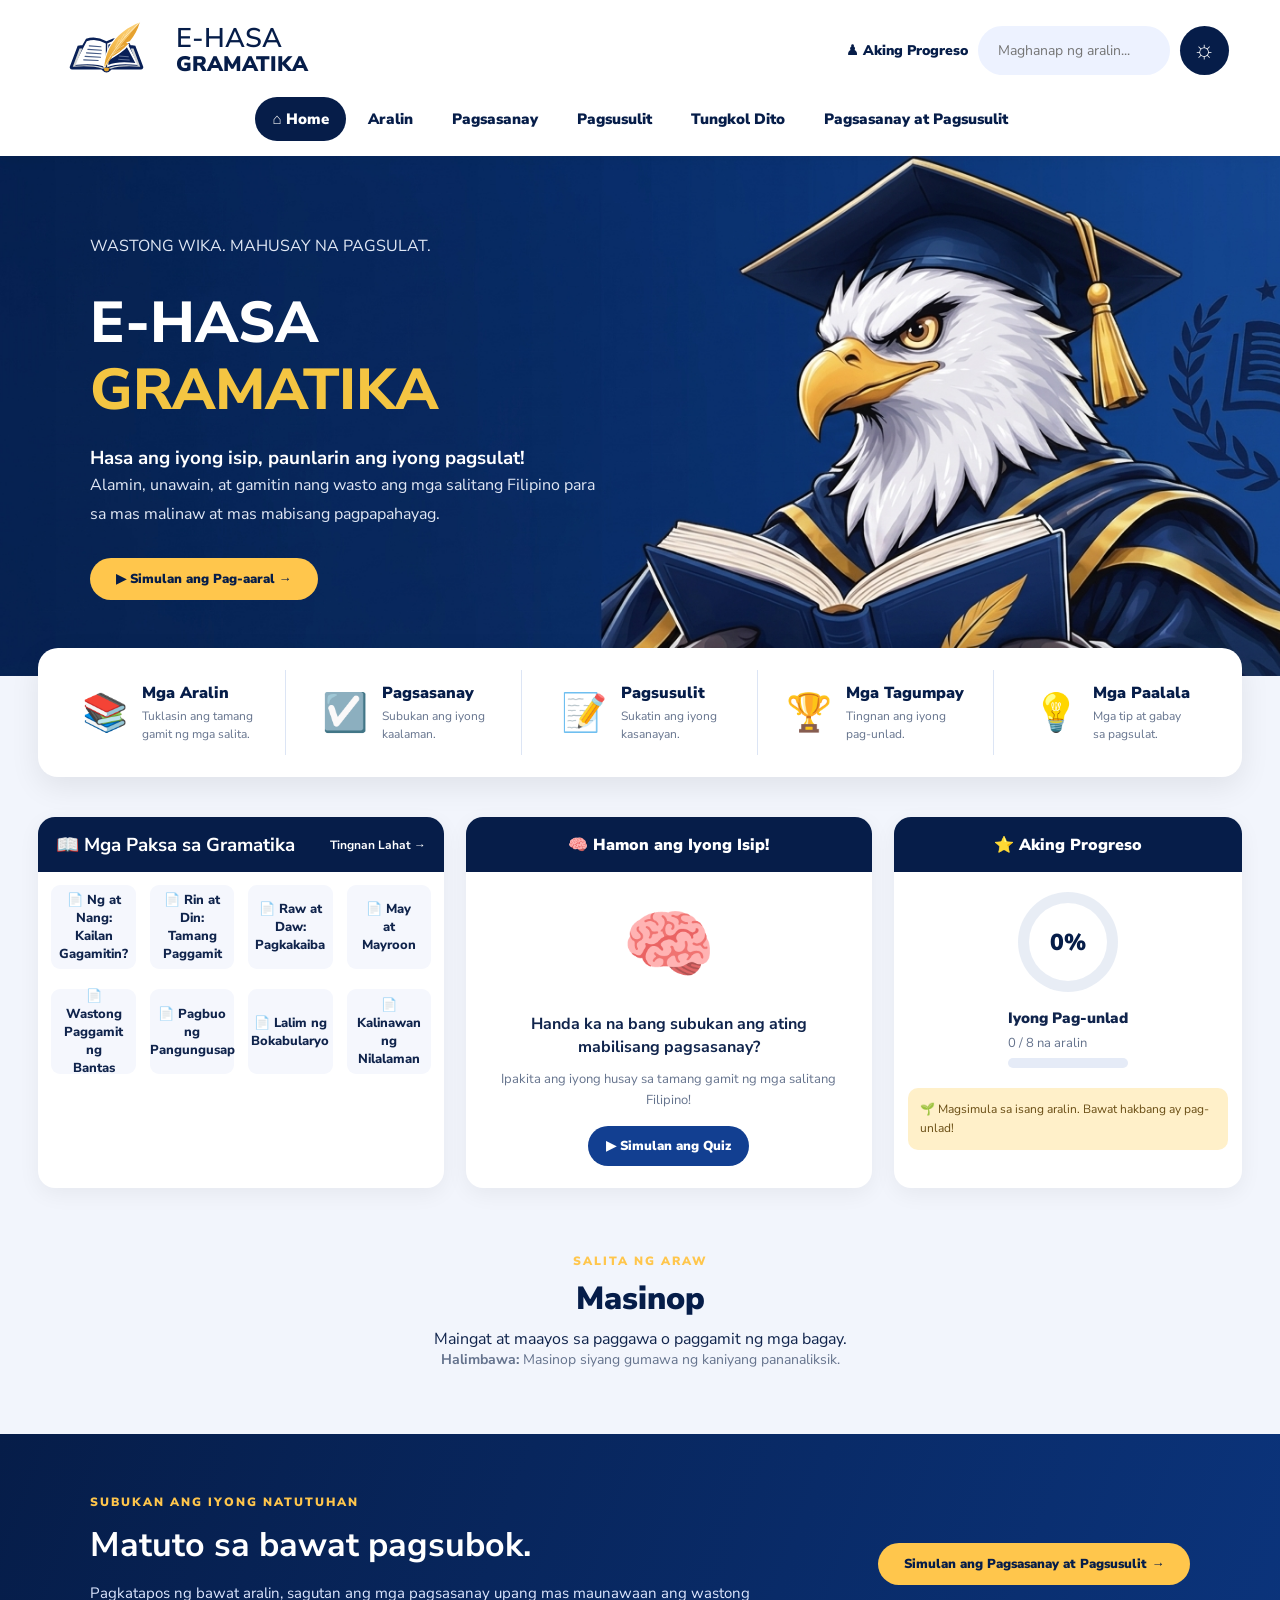
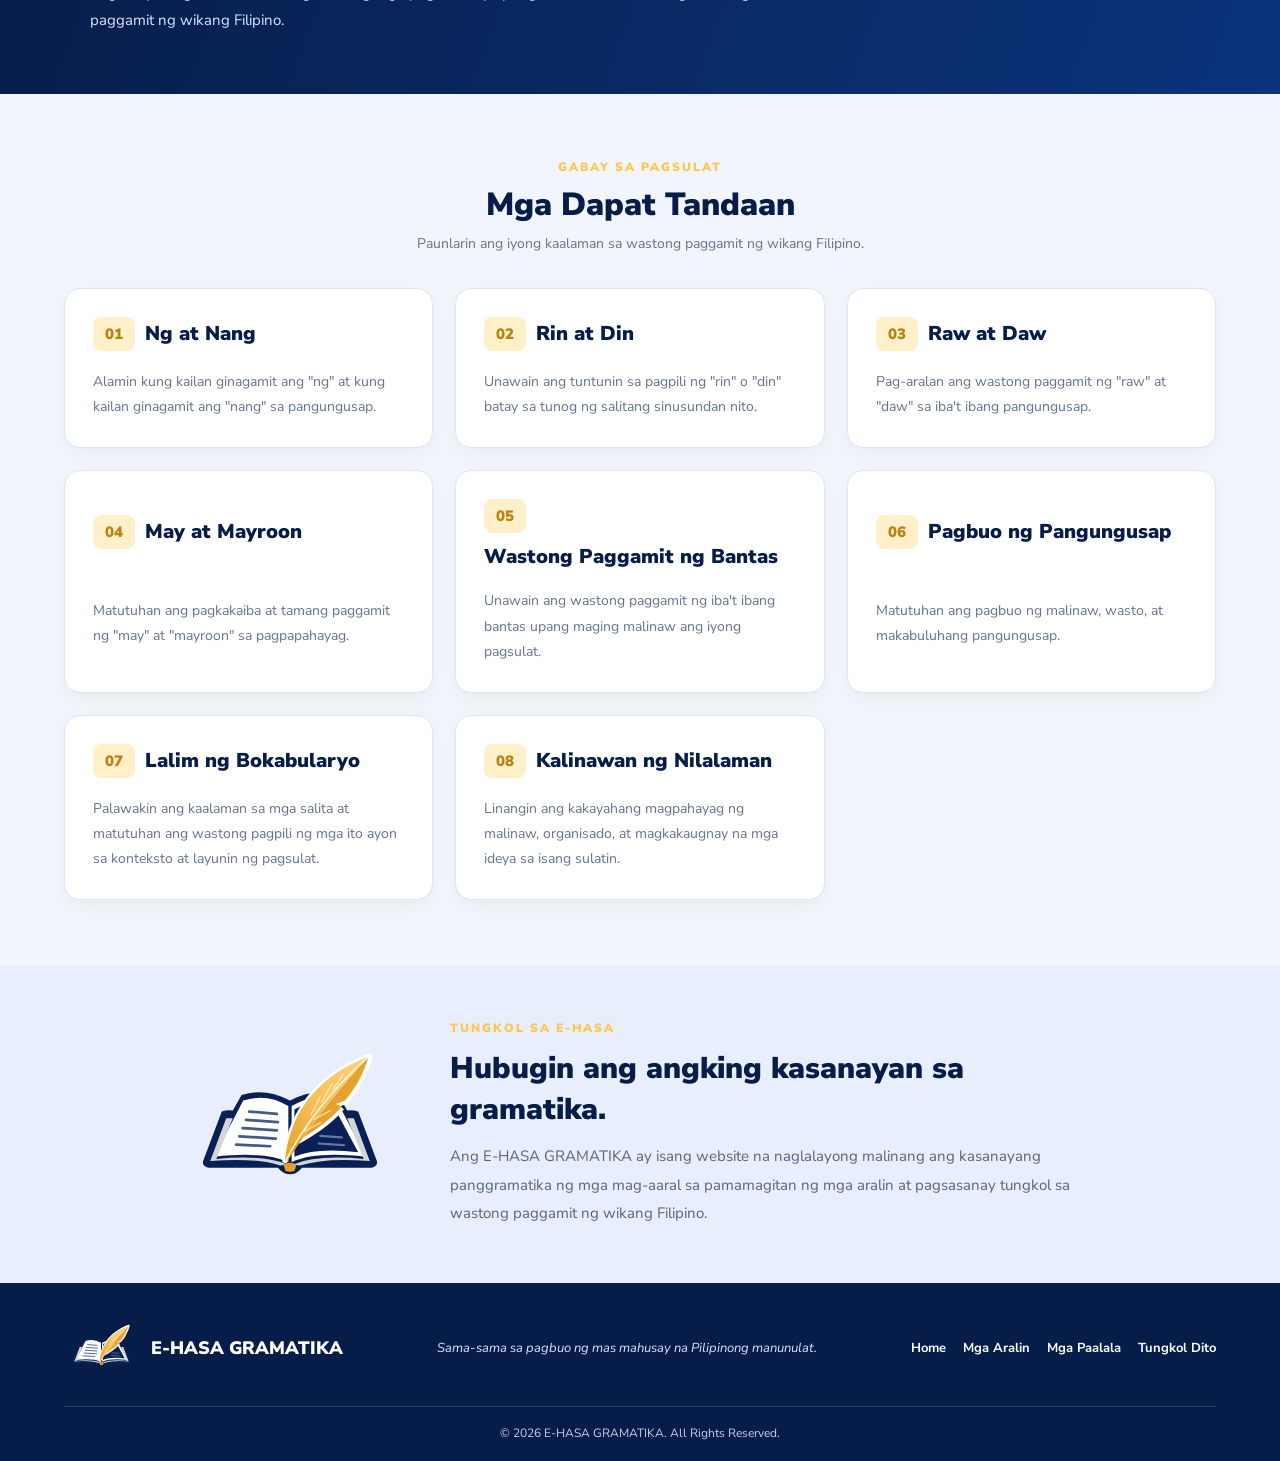
<file: index.html>
<!DOCTYPE html>
<html lang="fil">
<head>
    <meta charset="UTF-8">
    <meta name="viewport" content="width=device-width, initial-scale=1.0">

    <title>E-HASA GRAMATIKA | Wastong Wika, Mahusay na Pagsulat</title>

    <link rel="stylesheet" href="style.css">

    <link href="https://fonts.googleapis.com/css2?family=Nunito+Sans:wght@400;500;600;700;800;900&display=swap" rel="stylesheet">
</head>

<body>


<!-- HEADER -->
<header class="header">

    <!-- BURGER BUTTON -->
    <button
        class="menu-toggle"
        id="menuToggle"
        type="button"
        aria-label="Buksan ang navigation"
        aria-expanded="false"
    >
        ☰
    </button>

    <a href="index.html" class="logo">
        <img src="logo.svg" alt="E-HASA GRAMATIKA Logo">

        <h2>
            E-HASA
            <strong>GRAMATIKA</strong>
        </h2>
    </a>

    <!-- DESKTOP NAVIGATION -->
    <nav class="navbar" id="navbar">
        <div class="mobile-nav-header">
            <strong>MENU</strong>
            <button id="closeMenu" type="button" aria-label="Isara ang menu">✕</button>
        </div>

        <a href="#home" class="active">⌂ Home</a>
        <a href="#aralin">Aralin</a>
        <a href="#pagsasanay">Pagsasanay</a>
        <a href="#pagsusulit">Pagsusulit</a>
        <a href="#tungkol">Tungkol Dito</a>
        <a href="./pagsusulit.html">Pagsasanay at Pagsusulit</a>
    </nav>

    <div class="header-right">

        <a href="#progress" class="profile-link">
            ♟ Aking Progreso
        </a>

        <div class="search-container">
            <input
                type="search"
                id="searchInput"
                placeholder="Maghanap ng aralin..."
                aria-label="Maghanap ng aralin"
                autocomplete="off"
            >

            <div id="searchSuggestions" class="search-suggestions" hidden></div>
        </div>

        <button
            class="theme-btn"
            id="themeBtn"
            type="button"
            aria-label="Palitan ang tema"
            title="Dark Mode"
        >
            ☼
        </button>

    </div>

</header>

<!-- MOBILE NAV OVERLAY -->
<div class="nav-overlay" id="navOverlay"></div>


    <main>

        <!-- HERO SECTION -->
        <section class="hero" id="home">

            <div class="hero-content">

                <p class="tagline">
                    WASTONG WIKA. MAHUSAY NA PAGSULAT.
                </p>

                <h1>
                    E-HASA
                    <span>GRAMATIKA</span>
                </h1>

                <h3>
                    Hasa ang iyong isip, paunlarin ang iyong pagsulat!
                </h3>

                <p class="description">
                    Alamin, unawain, at gamitin nang wasto ang mga
                    salitang Filipino para sa mas malinaw at mas
                    mabisang pagpapahayag.
                </p>

                <a href="#aralin" class="gold-button">
                    ▶ Simulan ang Pag-aaral →
                </a>

            </div>

        </section>


        <!-- QUICK MENU -->
        <section class="quick-menu">

            <a href="#aralin" class="quick-item">
                <span>📚</span>
                <div>
                    <h3>Mga Aralin</h3>
                    <p>Tuklasin ang tamang<br>gamit ng mga salita.</p>
                </div>
            </a>

            <a href="#pagsasanay" class="quick-item">
                <span>☑️</span>
                <div>
                    <h3>Pagsasanay</h3>
                    <p>Subukan ang iyong<br>kaalaman.</p>
                </div>
            </a>

            <a href="#pagsusulit" class="quick-item">
                <span>📝</span>
                <div>
                    <h3>Pagsusulit</h3>
                    <p>Sukatin ang iyong<br>kasanayan.</p>
                </div>
            </a>

            <a href="#progress" class="quick-item">
                <span>🏆</span>
                <div>
                    <h3>Mga Tagumpay</h3>
                    <p>Tingnan ang iyong<br>pag-unlad.</p>
                </div>
            </a>

            <a href="#paalala" class="quick-item">
                <span>💡</span>
                <div>
                    <h3>Mga Paalala</h3>
                    <p>Mga tip at gabay<br>sa pagsulat.</p>
                </div>
            </a>

        </section>


        <!-- MAIN DASHBOARD -->
        <main class="dashboard">


            <!-- LESSONS -->
            <section class="card lessons" id="aralin">

                <div class="card-header-1">
                    <h3>📖 Mga Paksa sa Gramatika</h3>
                    <a href="#paalala">Tingnan Lahat →</a>
                </div>

                <div class="lesson-list">

                    <a href="lessons/ng-at-nang.html">
                        📄 Ng at Nang: Kailan Gagamitin?
                    </a>

                    <a href="lessons/rin-at-din.html">
                        📄 Rin at Din: Tamang Paggamit
                    </a>

                    <a href="lessons/raw-at-daw.html">
                        📄 Raw at Daw: Pagkakaiba
                        
                    </a>

                    <a href="lessons/may-at-mayroon.html">
                        📄 May at Mayroon
                        
                    </a>

                    <a href="lessons/bantas.html">
                        📄 Wastong Paggamit ng Bantas
                        
                    </a>

                    <a href="lessons/pagbuo-ng-pangungusap.html">
                        📄 Pagbuo ng Pangungusap
                        
                    </a>

                    <a href="lessons/bokabularyo.html">
                        📄 Lalim ng Bokabularyo
                        
                    </a>

                    <a href="lessons/kalinawan.html">
                        📄 Kalinawan ng Nilalaman
                        
                    </a>

                </div>

            </section>


            <!-- CHALLENGE -->
            <section class="card challenge" id="pagsasanay">

                <div class="card-header">
                    <p>🧠</p>
                    <h3>Hamon ang Iyong Isip!</h3>
                </div>

                <div class="challenge-content">

                    <div class="brain">🧠</div>

                    <div class="challenge-text">

                        <h3>
                            Handa ka na bang subukan ang ating
                            mabilisang pagsasanay?
                        </h3>

                        <p>
                            Ipakita ang iyong husay sa tamang gamit
                            ng mga salitang Filipino!
                        </p>

                        <a href="pagsusulit.html" class="blue-button">
                            ▶ Simulan ang Quiz
                        </a>

                    </div>

                </div>

            </section>


            <!-- PROGRESS -->
            <section class="card progress" id="progress">

                <div class="card-header">
                    <h3>⭐ Aking Progreso</h3>
                </div>

                <div class="progress-content">

                    <div class="progress-circle" id="progressCircle">
                        <span id="progressPercent">0%</span>
                    </div>

                    <div class="progress-info">

                        <h3>Iyong Pag-unlad</h3>

                        <p>
                            <span id="completedCount">0</span> /
                            <span id="totalLessons">8</span> na aralin
                        </p>

                        <div class="progress-bar">
                            <div id="progressBarFill"></div>
                        </div>

                    </div>

                </div>

                <div class="congrats" id="progressMessage">
                    🌱 Magsimula sa isang aralin. Bawat hakbang ay pag-unlad!
                </div>

            </section>

        </main>


        <!-- WORD OF THE DAY -->
        <section class="reminders">

            <div class="section-title">

                <p class="section-label">
                    SALITA NG ARAW
                </p>

                <h2 id="wordOfDay">
                    Mabisa
                </h2>

                <p id="wordMeaning">
                    May kakayahang maghatid ng nais na resulta o epekto.
                </p>

                <p>
                    <strong>Halimbawa:</strong>
                    <span id="wordExample">
                        Mabisa ang kaniyang paraan ng pagpapaliwanag.
                    </span>
                </p>

            </div>

        </section>


        <!-- LEARNING SECTION -->
        <section class="learning-section" id="pagsusulit">

            <div class="learning-content">

                <p class="section-label">
                    SUBUKAN ANG IYONG NATUTUHAN
                </p>

                <h2>
                    Matuto sa bawat pagsubok.
                </h2>

                <p>
                    Pagkatapos ng bawat aralin, sagutan ang mga
                    pagsasanay upang mas maunawaan ang wastong
                    paggamit ng wikang Filipino.
                </p>

            </div>

            <a href="pagsusulit.html" class="gold-button">
                Simulan ang Pagsasanay at Pagsusulit →
            </a>

        </section>


        <!-- REMINDERS / LESSON PREVIEW -->
        <section class="reminders" id="paalala">

            <div class="section-title">

                <p class="section-label">
                    GABAY SA PAGSULAT
                </p>

                <h2>
                    Mga Dapat Tandaan
                </h2>

                <p>
                    Paunlarin ang iyong kaalaman sa wastong
                    paggamit ng wikang Filipino.
                </p>

            </div>


            <div class="reminder-container">

                <!-- 01 NG AT NANG -->
                <a href="lessons/ng-at-nang.html" class="reminder-card">
                    <span>01</span>
                    <h3>Ng at Nang</h3>
                    <p>
                        Alamin kung kailan ginagamit ang "ng"
                        at kung kailan ginagamit ang "nang"
                        sa pangungusap.
                    </p>
                </a>


                <!-- 02 RIN AT DIN -->
                <a href="lessons/rin-at-din.html" class="reminder-card">
                    <span>02</span>
                    <h3>Rin at Din</h3>
                    <p>
                        Unawain ang tuntunin sa pagpili ng
                        "rin" o "din" batay sa tunog ng
                        salitang sinusundan nito.
                    </p>
                </a>


                <!-- 03 RAW AT DAW -->
                <a href="lessons/raw-at-daw.html" class="reminder-card">
                    <span>03</span>
                    <h3>Raw at Daw</h3>
                    <p>
                        Pag-aralan ang wastong paggamit ng
                        "raw" at "daw" sa iba't ibang
                        pangungusap.
                    </p>
                </a>


                <!-- 04 MAY AT MAYROON -->
                <a href="lessons/may-at-mayroon.html" class="reminder-card">
                    <span>04</span>
                    <h3>May at Mayroon</h3>
                    <p>
                        Matutuhan ang pagkakaiba at tamang
                        paggamit ng "may" at "mayroon"
                        sa pagpapahayag.
                    </p>
                </a>


                <!-- 05 BANTAS -->
                <a href="lessons/bantas.html" class="reminder-card">
                    <span>05</span>
                    <h3>Wastong Paggamit ng Bantas</h3>
                    <p>
                        Unawain ang wastong paggamit ng
                        iba't ibang bantas upang maging
                        malinaw ang iyong pagsulat.
                    </p>
                </a>


                <!-- 06 PAGBUO NG PANGUNGUSAP -->
                <a href="lessons/pagbuo-ng-pangungusap.html" class="reminder-card">
                    <span>06</span>
                    <h3>Pagbuo ng Pangungusap</h3>
                    <p>
                        Matutuhan ang pagbuo ng malinaw,
                        wasto, at makabuluhang pangungusap.
                    </p>
                </a>


                <!-- 07 LALIM NG BOKABULARYO -->
                <a href="lessons/bokabularyo.html" class="reminder-card">
                    <span>07</span>
                    <h3>Lalim ng Bokabularyo</h3>
                    <p>
                        Palawakin ang kaalaman sa mga salita at
                        matutuhan ang wastong pagpili ng mga ito
                        ayon sa konteksto at layunin ng pagsulat.
                    </p>
                </a>


                <!-- 08 KALINAWAN NG NILALAMAN -->
                <a href="lessons/kalinawan.html" class="reminder-card">
                    <span>08</span>
                    <h3>Kalinawan ng Nilalaman</h3>
                    <p>
                        Linangin ang kakayahang magpahayag ng
                        malinaw, organisado, at magkakaugnay
                        na mga ideya sa isang sulatin.
                    </p>
                </a>

            </div>

            <p id="noSearchResults" hidden>
                Walang nahanap na aralin. Subukan ang ibang salita.
            </p>

        </section>


        <!-- ABOUT SECTION -->
        <section class="about-section" id="tungkol">

            <div class="about-logo">
                <img src="logo.svg" alt="E-HASA GRAMATIKA Logo">
            </div>

            <div class="about-content">

                <p class="section-label">
                    TUNGKOL SA E-HASA
                </p>

                <h2>
                    Hubugin ang angking kasanayan sa gramatika.
                </h2>

                <p>
                    Ang E-HASA GRAMATIKA ay isang website na
                    naglalayong malinang ang kasanayang
                    panggramatika ng mga mag-aaral sa pamamagitan
                    ng mga aralin at pagsasanay tungkol sa
                    wastong paggamit ng wikang Filipino.
                </p>

            </div>

        </section>

    </main>


    <!-- FOOTER -->
    <footer class="footer">

        <div class="footer-brand">

            <img src="logo.svg" alt="E-HASA GRAMATIKA Logo">

            <span>E-HASA GRAMATIKA</span>

        </div>

        <p>
            Sama-sama sa pagbuo ng mas mahusay
            na Pilipinong manunulat.
        </p>

        <div class="footer-links">

            <a href="#home">Home</a>
            <a href="#aralin">Mga Aralin</a>
            <a href="#paalala">Mga Paalala</a>
            <a href="#tungkol">Tungkol Dito</a>

        </div>

        <div class="copyright">
            © 2026 E-HASA GRAMATIKA. All Rights Reserved.
        </div>

    </footer>


    <!-- JAVASCRIPT -->
    <script src="js/script.js"></script>

</body>
</html>
</file>
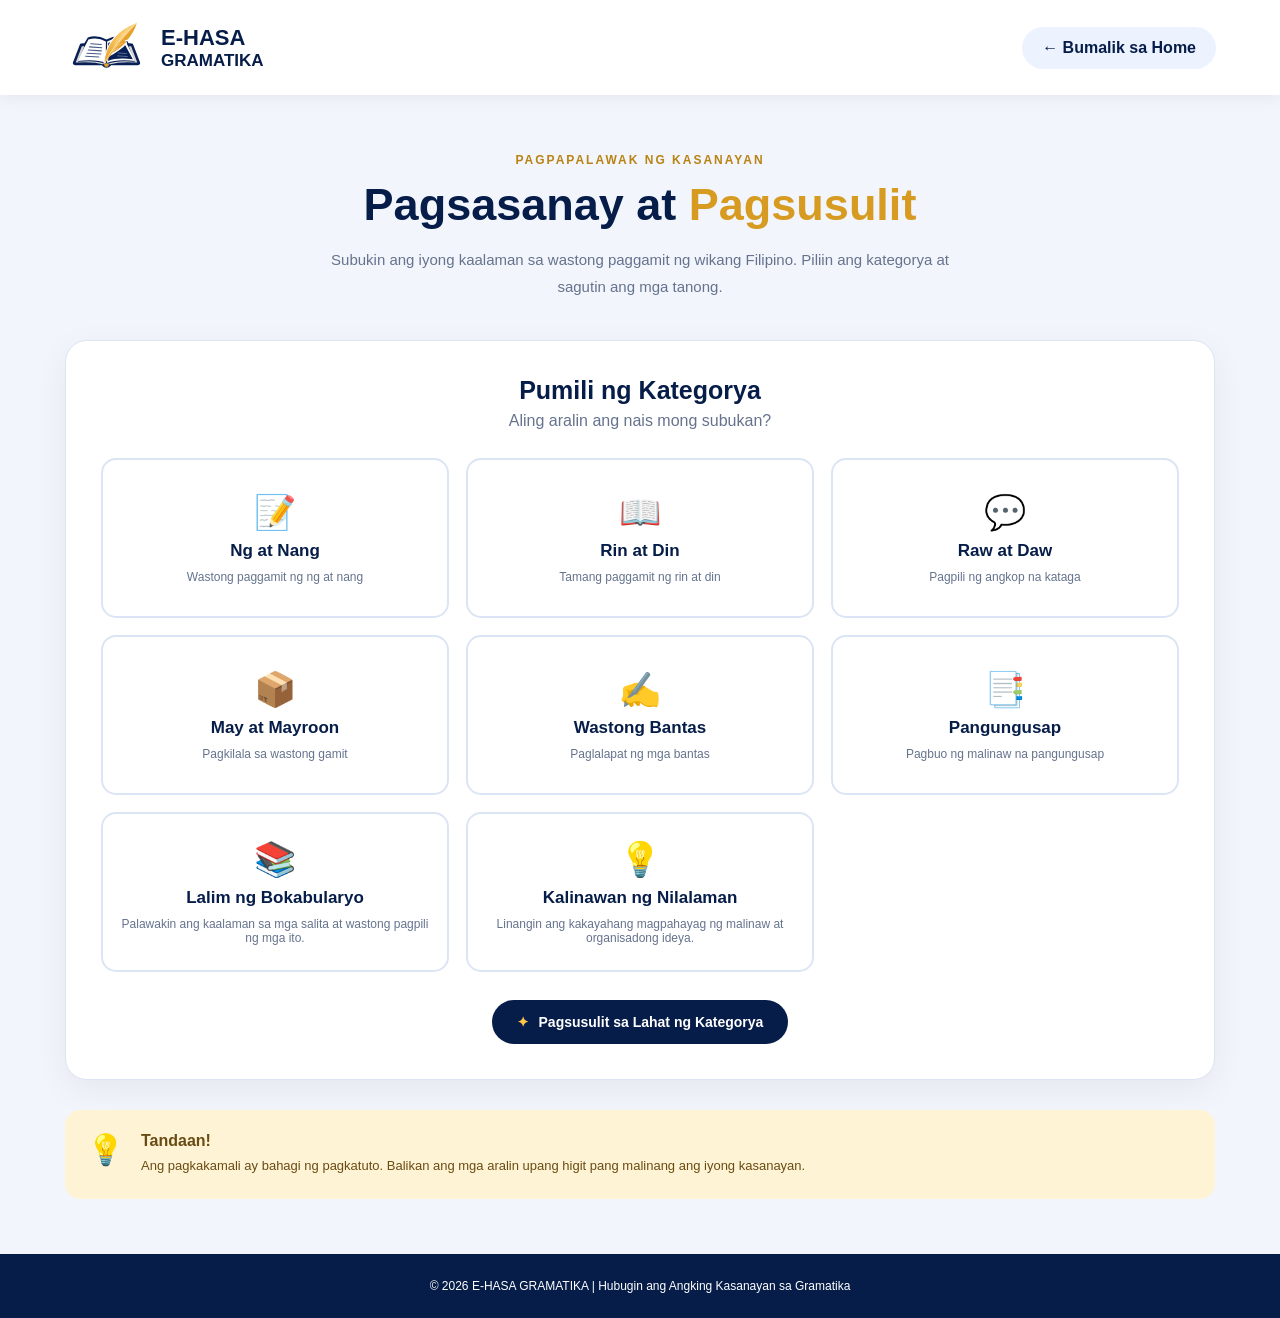
<file: pagsusulit.html>
<!DOCTYPE html>
<html lang="fil">
<head>
    <meta charset="UTF-8">
    <meta name="viewport" content="width=device-width, initial-scale=1.0">
    <title>Pagsasanay at Pagsusulit | E-HASA GRAMATIKA</title>

    <link rel="stylesheet" href="style.css">
    <link rel="stylesheet" href="css/quiz.css">
</head>
<body>

<header class="quiz-header">
    <a href="index.html" class="quiz-logo">
        <img src="logo.svg" alt="E-HASA Logo">
        <span>E-HASA <strong>GRAMATIKA</strong></span>
    </a>

    <a href="index.html" class="back-home">
        <span>←</span> Bumalik sa Home
    </a>
</header>

<main class="quiz-main">

    <section class="quiz-intro">
        <span class="quiz-label">PAGPAPALAWAK NG KASANAYAN</span>
        <h1>Pagsasanay at <span>Pagsusulit</span></h1>
        <p>
            Subukin ang iyong kaalaman sa wastong paggamit ng wikang Filipino.
            Piliin ang kategorya at sagutin ang mga tanong.
        </p>
    </section>

    <section class="quiz-container">

        <div id="categoryScreen" class="category-screen">
            <div class="section-heading">
                <h2>Pumili ng Kategorya</h2>
                <p>Aling aralin ang nais mong subukan?</p>
            </div>

            <div class="category-grid">

                <button class="category-card" data-category="ng-nang">
                    <span class="category-icon">📝</span>
                    <strong>Ng at Nang</strong>
                    <small>Wastong paggamit ng ng at nang</small>
                </button>

                <button class="category-card" data-category="rin-din">
                    <span class="category-icon">📖</span>
                    <strong>Rin at Din</strong>
                    <small>Tamang paggamit ng rin at din</small>
                </button>

                <button class="category-card" data-category="raw-daw">
                    <span class="category-icon">💬</span>
                    <strong>Raw at Daw</strong>
                    <small>Pagpili ng angkop na kataga</small>
                </button>

                <button class="category-card" data-category="may-mayroon">
                    <span class="category-icon">📦</span>
                    <strong>May at Mayroon</strong>
                    <small>Pagkilala sa wastong gamit</small>
                </button>

                <button class="category-card" data-category="bantas">
                    <span class="category-icon">✍️</span>
                    <strong>Wastong Bantas</strong>
                    <small>Paglalapat ng mga bantas</small>
                </button>

                <button class="category-card" data-category="pangungusap">
                    <span class="category-icon">📑</span>
                    <strong>Pangungusap</strong>
                    <small>Pagbuo ng malinaw na pangungusap</small>
                </button>

                 <button class="category-card" data-category="pangungusap">
                    <span class="category-icon">📚</span>
                    <strong>Lalim ng Bokabularyo</strong>
                    <small>Palawakin ang kaalaman sa mga salita at wastong pagpili ng mga ito.</small>
                </button>

                <button class="category-card" data-category="pangungusap">
                    <span class="category-icon">💡</span>
                    <strong>Kalinawan ng Nilalaman</strong>
                    <small>Linangin ang kakayahang magpahayag ng malinaw at organisadong ideya.</small>
                </button>
            </div>

            <div class="all-category-wrap">
                <button id="allCategoryBtn" class="all-category-btn">
                    <span>✦</span> Pagsusulit sa Lahat ng Kategorya
                </button>
            </div>
        </div>

        <div id="quizScreen" class="quiz-screen hidden">

            <div class="quiz-top">
                <div>
                    <span class="quiz-label">KASALUKUYANG PAGSUSULIT</span>
                    <h2 id="quizCategoryTitle">Pagsasanay</h2>
                </div>

                <button id="exitQuizBtn" class="exit-btn">
                    ✕ Lumabas
                </button>
            </div>

            <div class="quiz-progress-info">
                <span id="questionCounter">Tanong 1 ng 10</span>
                <span id="progressPercent">10%</span>
            </div>

            <div class="quiz-progress-bar">
                <div id="quizProgressFill"></div>
            </div>

            <div class="question-card">
                <span class="question-number" id="questionNumber">TANONG 01</span>

                <h3 id="questionText">Dito lalabas ang tanong.</h3>

                <div id="answerOptions" class="answer-options"></div>

                <p id="answerFeedback" class="answer-feedback hidden"></p>

                <div class="question-actions">
                    <button id="nextQuestionBtn" class="next-question-btn" disabled>
                        Susunod na Tanong →
                    </button>
                </div>
            </div>

        </div>

        <div id="resultScreen" class="result-screen hidden">

            <div class="result-icon">🏆</div>

            <span class="quiz-label">PAGSUSULIT NA TINAPOS</span>
            <h2>Magaling! Natapos mo ang pagsusulit.</h2>

            <div class="score-circle">
                <strong id="finalScore">0</strong>
                <span id="totalScore">/ 10</span>
            </div>

            <h3 id="resultMessage">Ipagpatuloy ang pag-aaral!</h3>
            <p id="resultDescription"></p>

            <div class="result-stats">
                <div class="result-stat">
                    <strong id="correctCount">0</strong>
                    <span>Tamang Sagot</span>
                </div>

                <div class="result-stat">
                    <strong id="wrongCount">0</strong>
                    <span>Maling Sagot</span>
                </div>

                <div class="result-stat">
                    <strong id="percentageScore">0%</strong>
                    <span>Porsiyento</span>
                </div>
            </div>

            <div class="result-actions">
                <button id="reviewBtn" class="review-btn">
                    Tingnan ang mga Sagot
                </button>

                <button id="retryBtn" class="retry-btn">
                    Ulitin ang Pagsusulit
                </button>

                <button id="chooseCategoryBtn" class="choose-btn">
                    Pumili ng Ibang Kategorya
                </button>
            </div>

        </div>

        <div id="reviewScreen" class="review-screen hidden">
            <div class="review-heading">
                <div>
                    <span class="quiz-label">PAGBUBUOD</span>
                    <h2>Review ng mga Sagot</h2>
                </div>

                <button id="backToResultBtn" class="exit-btn">
                    ← Bumalik
                </button>
            </div>

            <div id="reviewList" class="review-list"></div>

            <button id="reviewRetryBtn" class="retry-btn">
                Ulitin ang Pagsusulit
            </button>
        </div>

    </section>

    <section class="quiz-reminder">
        <span>💡</span>
        <div>
            <strong>Tandaan!</strong>
            <p>
                Ang pagkakamali ay bahagi ng pagkatuto.
                Balikan ang mga aralin upang higit pang malinang ang iyong kasanayan.
            </p>
        </div>
    </section>

</main>

<footer class="quiz-footer">
    <p>© 2026 E-HASA GRAMATIKA | Hubugin ang Angking Kasanayan sa Gramatika</p>
</footer>

<script src="js/quiz.js"></script>
</body>
</html>
</file>
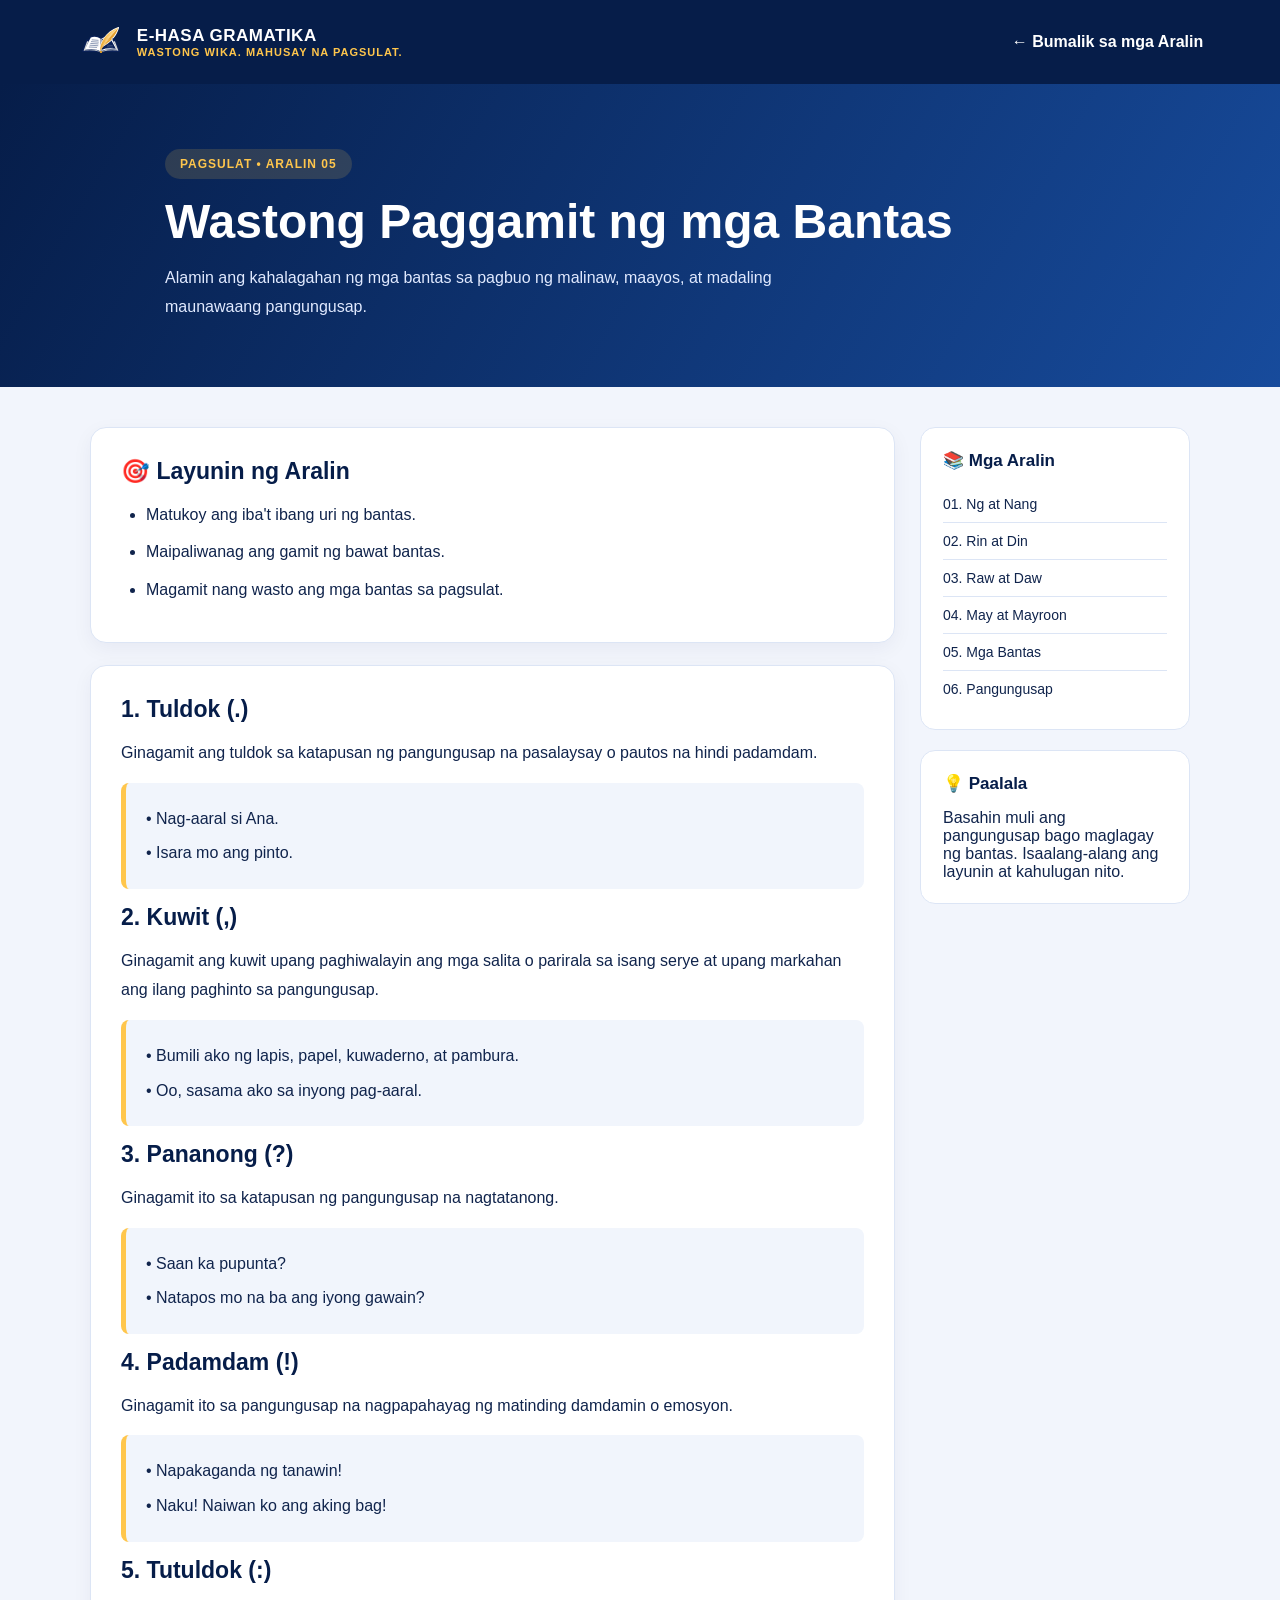
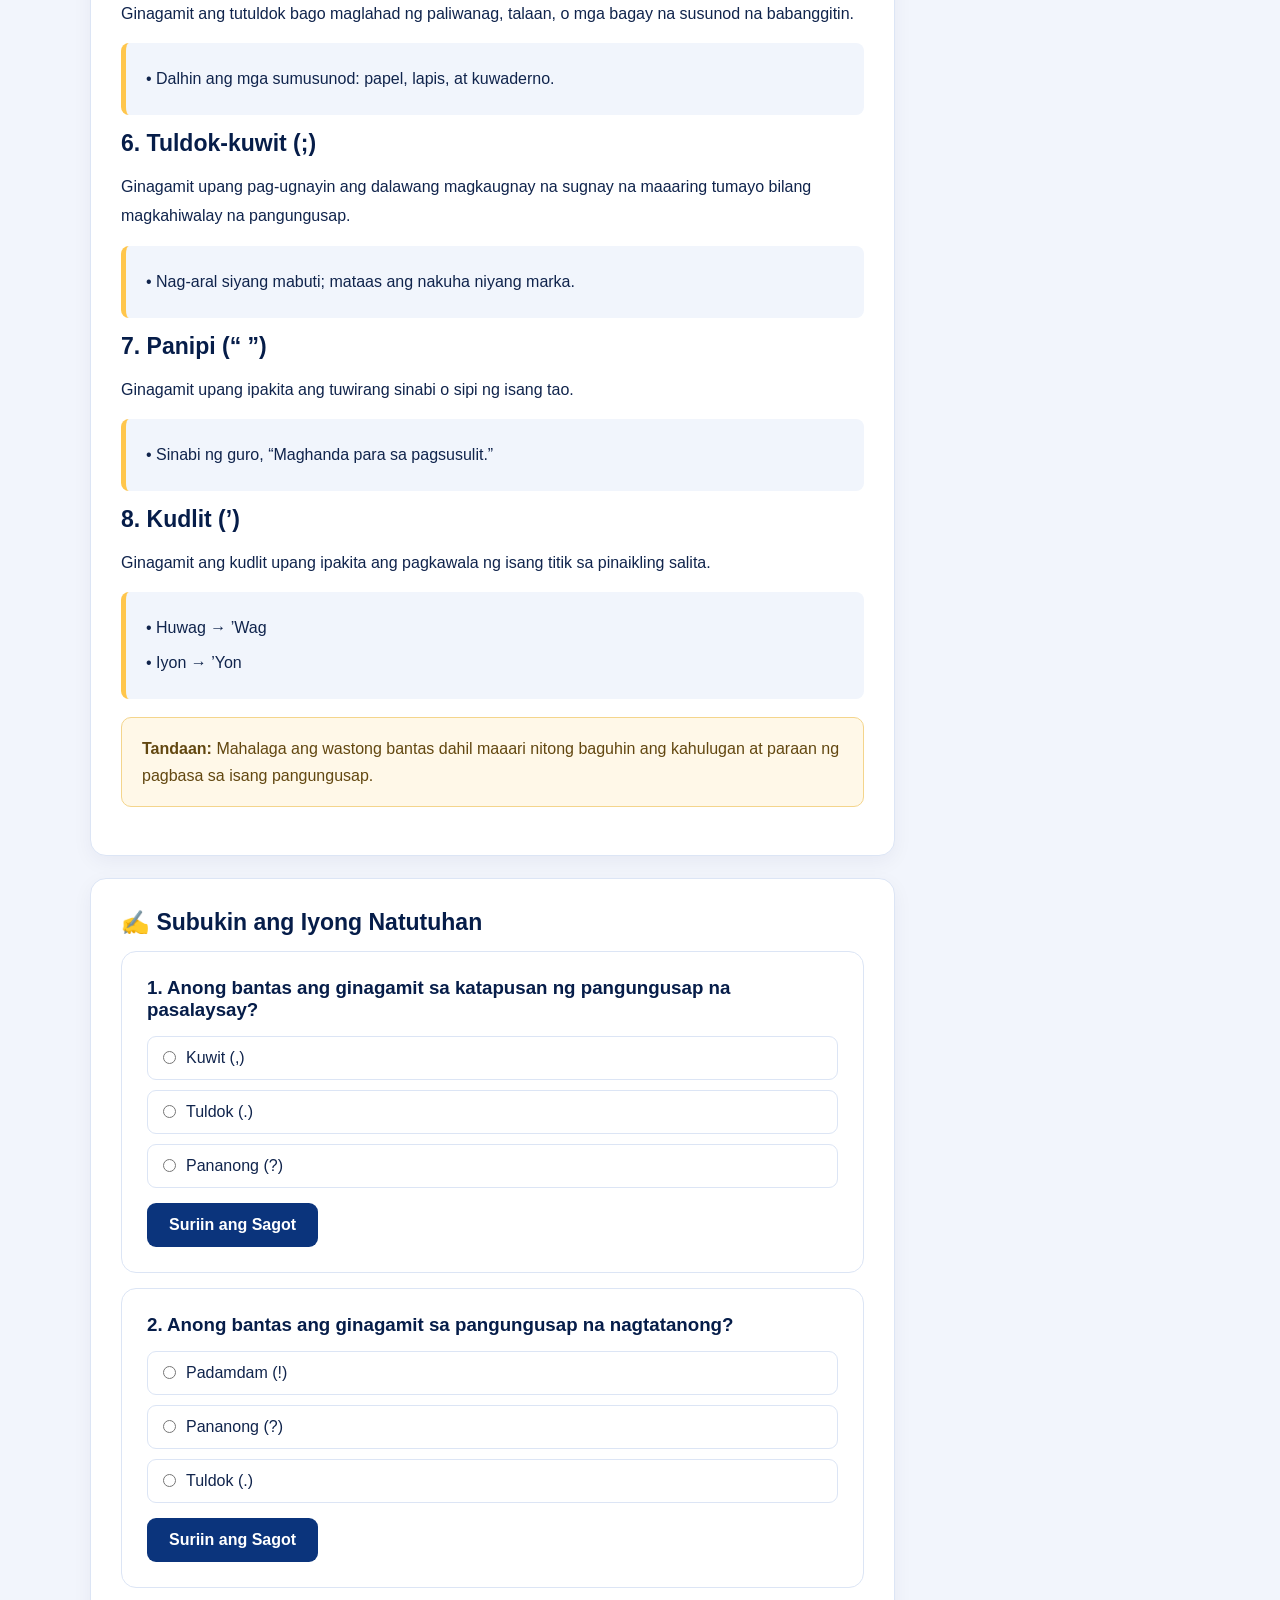
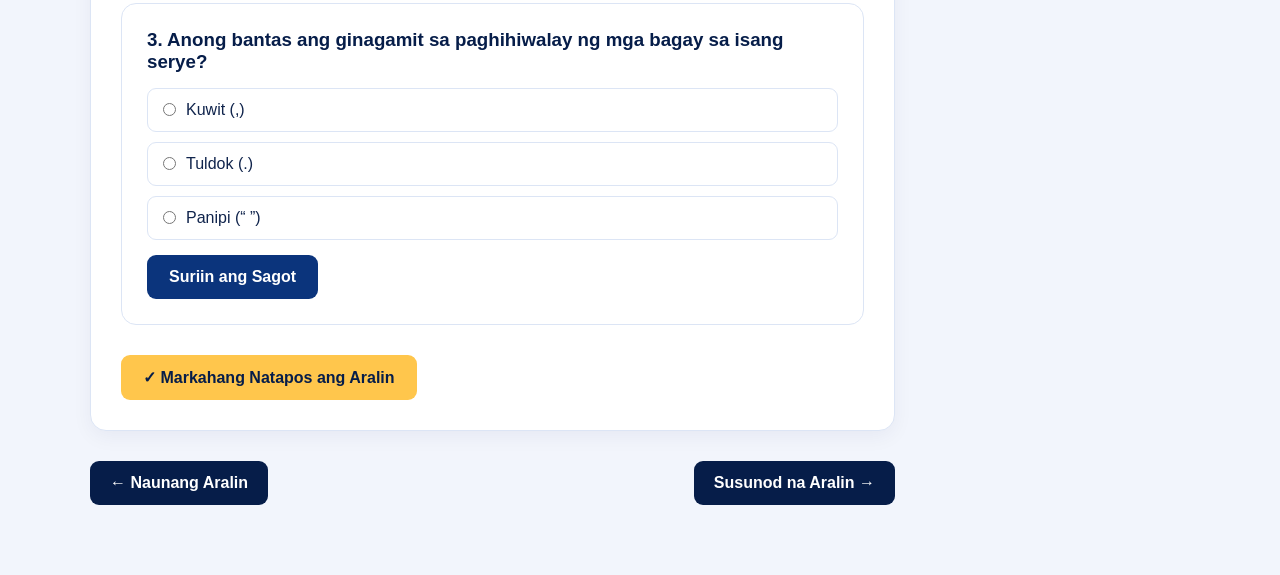
<file: lessons/bantas.html>
<!DOCTYPE html>
<html lang="fil">
<head>
    <meta charset="UTF-8">
    <meta name="viewport" content="width=device-width, initial-scale=1.0">
    <title>Wastong Paggamit ng Bantas | E-HASA GRAMATIKA</title>
    <link rel="stylesheet" href="../style.css">
    <link rel="stylesheet" href="../css/lessons.css">
</head>

<body class="lesson-page" data-lesson-id="bantas">

<header class="lesson-header">
    <a href="../index.html" class="lesson-brand">
        <img src="../logo.svg" alt="E-HASA Logo">
        <div><span>E-HASA GRAMATIKA</span><small>WASTONG WIKA. MAHUSAY NA PAGSULAT.</small></div>
    </a>
    <a href="../index.html#aralin" class="lesson-back">← Bumalik sa mga Aralin</a>
</header>

<section class="lesson-hero">
    <div class="lesson-hero-content">
        <span class="lesson-category">PAGSULAT • ARALIN 05</span>
        <h1>Wastong Paggamit ng mga Bantas</h1>
        <p>Alamin ang kahalagahan ng mga bantas sa pagbuo ng malinaw, maayos, at madaling maunawaang pangungusap.</p>
    </div>
</section>

<div class="lesson-layout">
<main class="lesson-main">

    <section class="lesson-card">
        <h2>🎯 Layunin ng Aralin</h2>
        <ul>
            <li>Matukoy ang iba't ibang uri ng bantas.</li>
            <li>Maipaliwanag ang gamit ng bawat bantas.</li>
            <li>Magamit nang wasto ang mga bantas sa pagsulat.</li>
        </ul>
    </section>

    <section class="lesson-card">
        <h2>1. Tuldok (.)</h2>
        <p>Ginagamit ang tuldok sa katapusan ng pangungusap na pasalaysay o pautos na hindi padamdam.</p>
        <div class="lesson-example">
            <p>• Nag-aaral si Ana.</p>
            <p>• Isara mo ang pinto.</p>
        </div>

        <h2>2. Kuwit (,)</h2>
        <p>Ginagamit ang kuwit upang paghiwalayin ang mga salita o parirala sa isang serye at upang markahan ang ilang paghinto sa pangungusap.</p>
        <div class="lesson-example">
            <p>• Bumili ako ng lapis, papel, kuwaderno, at pambura.</p>
            <p>• Oo, sasama ako sa inyong pag-aaral.</p>
        </div>

        <h2>3. Pananong (?)</h2>
        <p>Ginagamit ito sa katapusan ng pangungusap na nagtatanong.</p>
        <div class="lesson-example">
            <p>• Saan ka pupunta?</p>
            <p>• Natapos mo na ba ang iyong gawain?</p>
        </div>

        <h2>4. Padamdam (!)</h2>
        <p>Ginagamit ito sa pangungusap na nagpapahayag ng matinding damdamin o emosyon.</p>
        <div class="lesson-example">
            <p>• Napakaganda ng tanawin!</p>
            <p>• Naku! Naiwan ko ang aking bag!</p>
        </div>

        <h2>5. Tutuldok (:)</h2>
        <p>Ginagamit ang tutuldok bago maglahad ng paliwanag, talaan, o mga bagay na susunod na babanggitin.</p>
        <div class="lesson-example">
            <p>• Dalhin ang mga sumusunod: papel, lapis, at kuwaderno.</p>
        </div>

        <h2>6. Tuldok-kuwit (;)</h2>
        <p>Ginagamit upang pag-ugnayin ang dalawang magkaugnay na sugnay na maaaring tumayo bilang magkahiwalay na pangungusap.</p>
        <div class="lesson-example">
            <p>• Nag-aral siyang mabuti; mataas ang nakuha niyang marka.</p>
        </div>

        <h2>7. Panipi (“ ”)</h2>
        <p>Ginagamit upang ipakita ang tuwirang sinabi o sipi ng isang tao.</p>
        <div class="lesson-example">
            <p>• Sinabi ng guro, “Maghanda para sa pagsusulit.”</p>
        </div>

        <h2>8. Kudlit (’)</h2>
        <p>Ginagamit ang kudlit upang ipakita ang pagkawala ng isang titik sa pinaikling salita.</p>
        <div class="lesson-example">
            <p>• Huwag → ’Wag</p>
            <p>• Iyon → ’Yon</p>
        </div>

        <div class="lesson-note">
            <strong>Tandaan:</strong> Mahalaga ang wastong bantas dahil maaari nitong baguhin ang kahulugan at paraan ng pagbasa sa isang pangungusap.
        </div>
    </section>

    <section class="lesson-card" id="pagsasanay">
        <h2>✍️ Subukin ang Iyong Natutuhan</h2>

        <div class="practice-question" data-answer="tuldok">
            <h3>1. Anong bantas ang ginagamit sa katapusan ng pangungusap na pasalaysay?</h3>
            <div class="practice-options">
                <label class="practice-option"><input type="radio" name="q1" value="kuwit"> Kuwit (,)</label>
                <label class="practice-option"><input type="radio" name="q1" value="tuldok"> Tuldok (.)</label>
                <label class="practice-option"><input type="radio" name="q1" value="pananong"> Pananong (?)</label>
            </div>
            <button class="check-answer-btn">Suriin ang Sagot</button>
            <div class="quiz-feedback"></div>
        </div>

        <div class="practice-question" data-answer="pananong">
            <h3>2. Anong bantas ang ginagamit sa pangungusap na nagtatanong?</h3>
            <div class="practice-options">
                <label class="practice-option"><input type="radio" name="q2" value="padamdam"> Padamdam (!)</label>
                <label class="practice-option"><input type="radio" name="q2" value="pananong"> Pananong (?)</label>
                <label class="practice-option"><input type="radio" name="q2" value="tuldok"> Tuldok (.)</label>
            </div>
            <button class="check-answer-btn">Suriin ang Sagot</button>
            <div class="quiz-feedback"></div>
        </div>

        <div class="practice-question" data-answer="kuwit">
            <h3>3. Anong bantas ang ginagamit sa paghihiwalay ng mga bagay sa isang serye?</h3>
            <div class="practice-options">
                <label class="practice-option"><input type="radio" name="q3" value="kuwit"> Kuwit (,)</label>
                <label class="practice-option"><input type="radio" name="q3" value="tuldok"> Tuldok (.)</label>
                <label class="practice-option"><input type="radio" name="q3" value="panipi"> Panipi (“ ”)</label>
            </div>
            <button class="check-answer-btn">Suriin ang Sagot</button>
            <div class="quiz-feedback"></div>
        </div>

        <button class="complete-lesson-btn" id="completeLessonBtn">✓ Markahang Natapos ang Aralin</button>
        <div class="lesson-complete-message" id="lessonCompleteMessage"></div>
    </section>

    <div class="lesson-navigation">
        <a href="may-at-mayroon.html">← Naunang Aralin</a>
        <a href="pagbuo-ng-pangungusap.html">Susunod na Aralin →</a>
    </div>

</main>

<aside class="lesson-sidebar">
    <div class="sidebar-card">
        <h3>📚 Mga Aralin</h3>
        <a href="ng-at-nang.html">01. Ng at Nang</a>
        <a href="rin-at-din.html">02. Rin at Din</a>
        <a href="raw-at-daw.html">03. Raw at Daw</a>
        <a href="may-at-mayroon.html">04. May at Mayroon</a>
        <a href="bantas.html">05. Mga Bantas</a>
        <a href="pagbuo-ng-pangungusap.html">06. Pangungusap</a>
    </div>
    <div class="sidebar-card">
        <h3>💡 Paalala</h3>
        <p>Basahin muli ang pangungusap bago maglagay ng bantas. Isaalang-alang ang layunin at kahulugan nito.</p>
    </div>
</aside>
</div>

<script src="../js/lesson.js"></script>
</body>
</html>
</file>
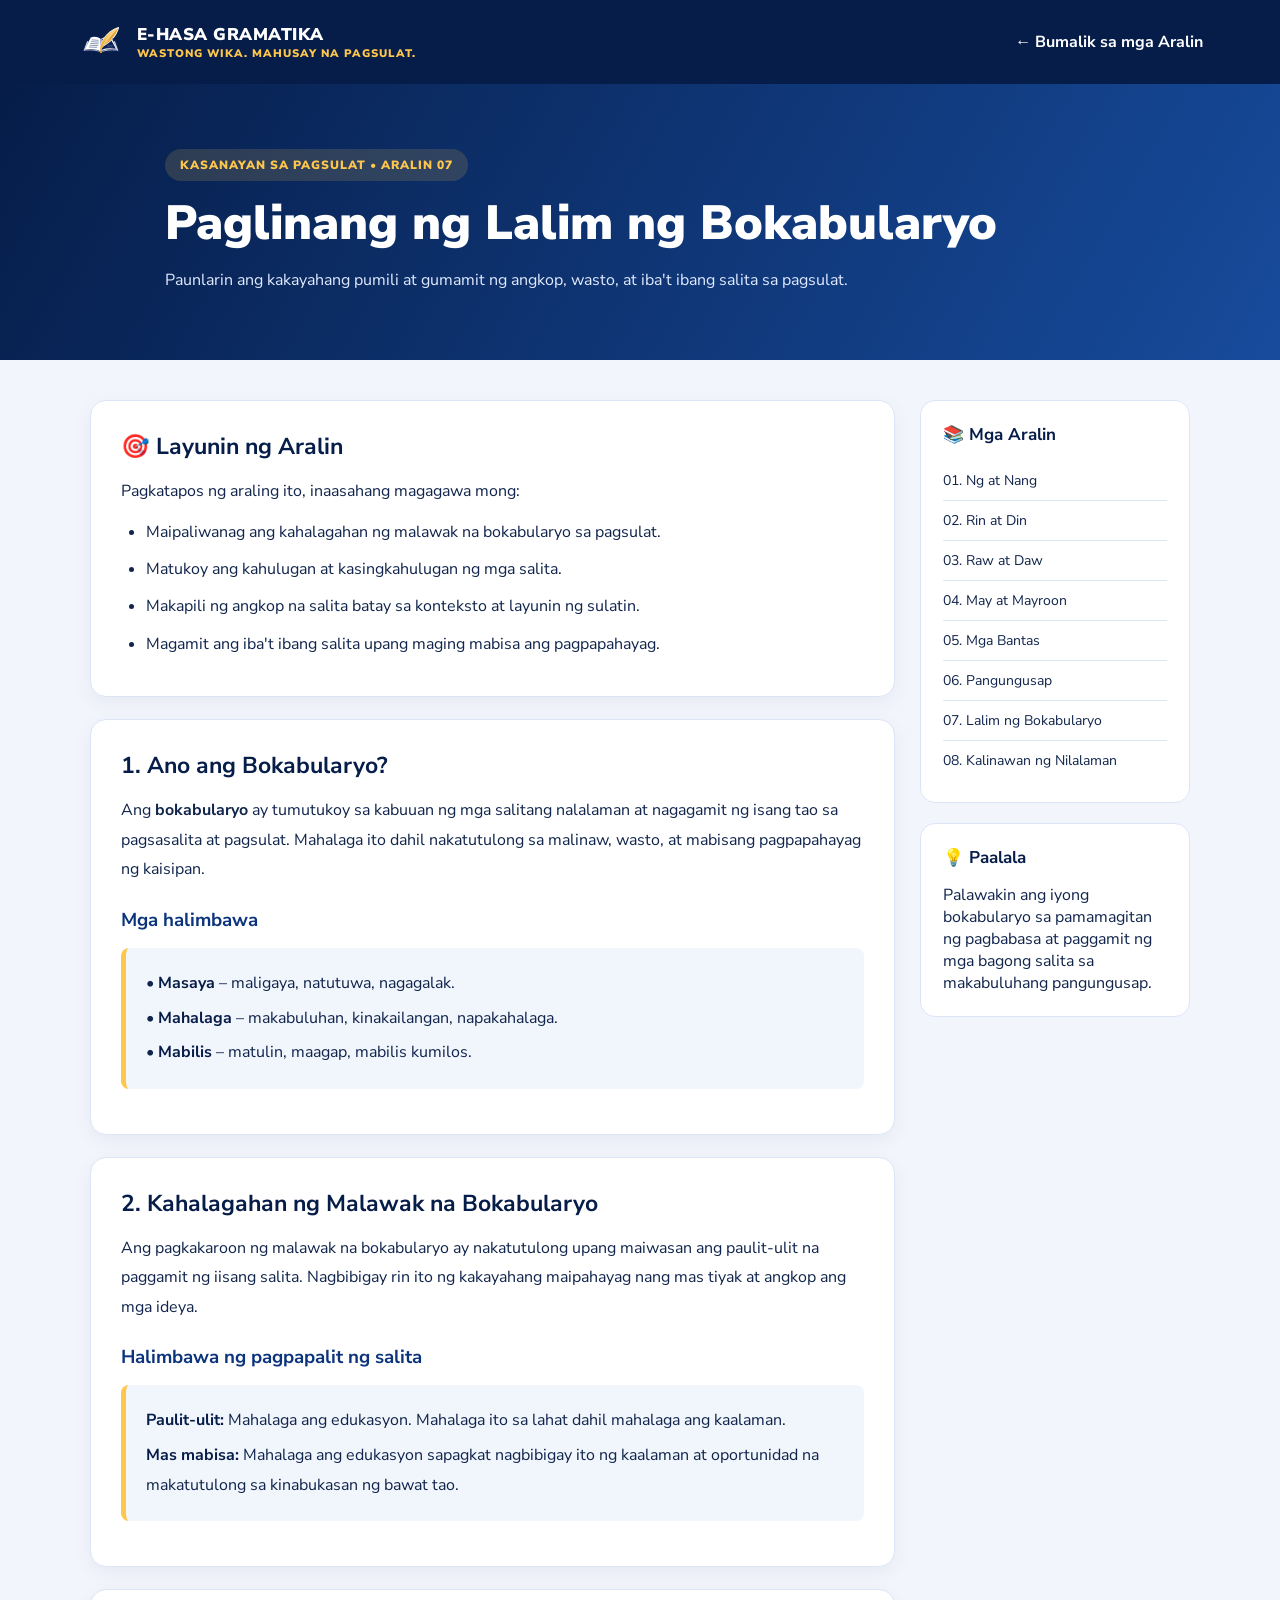
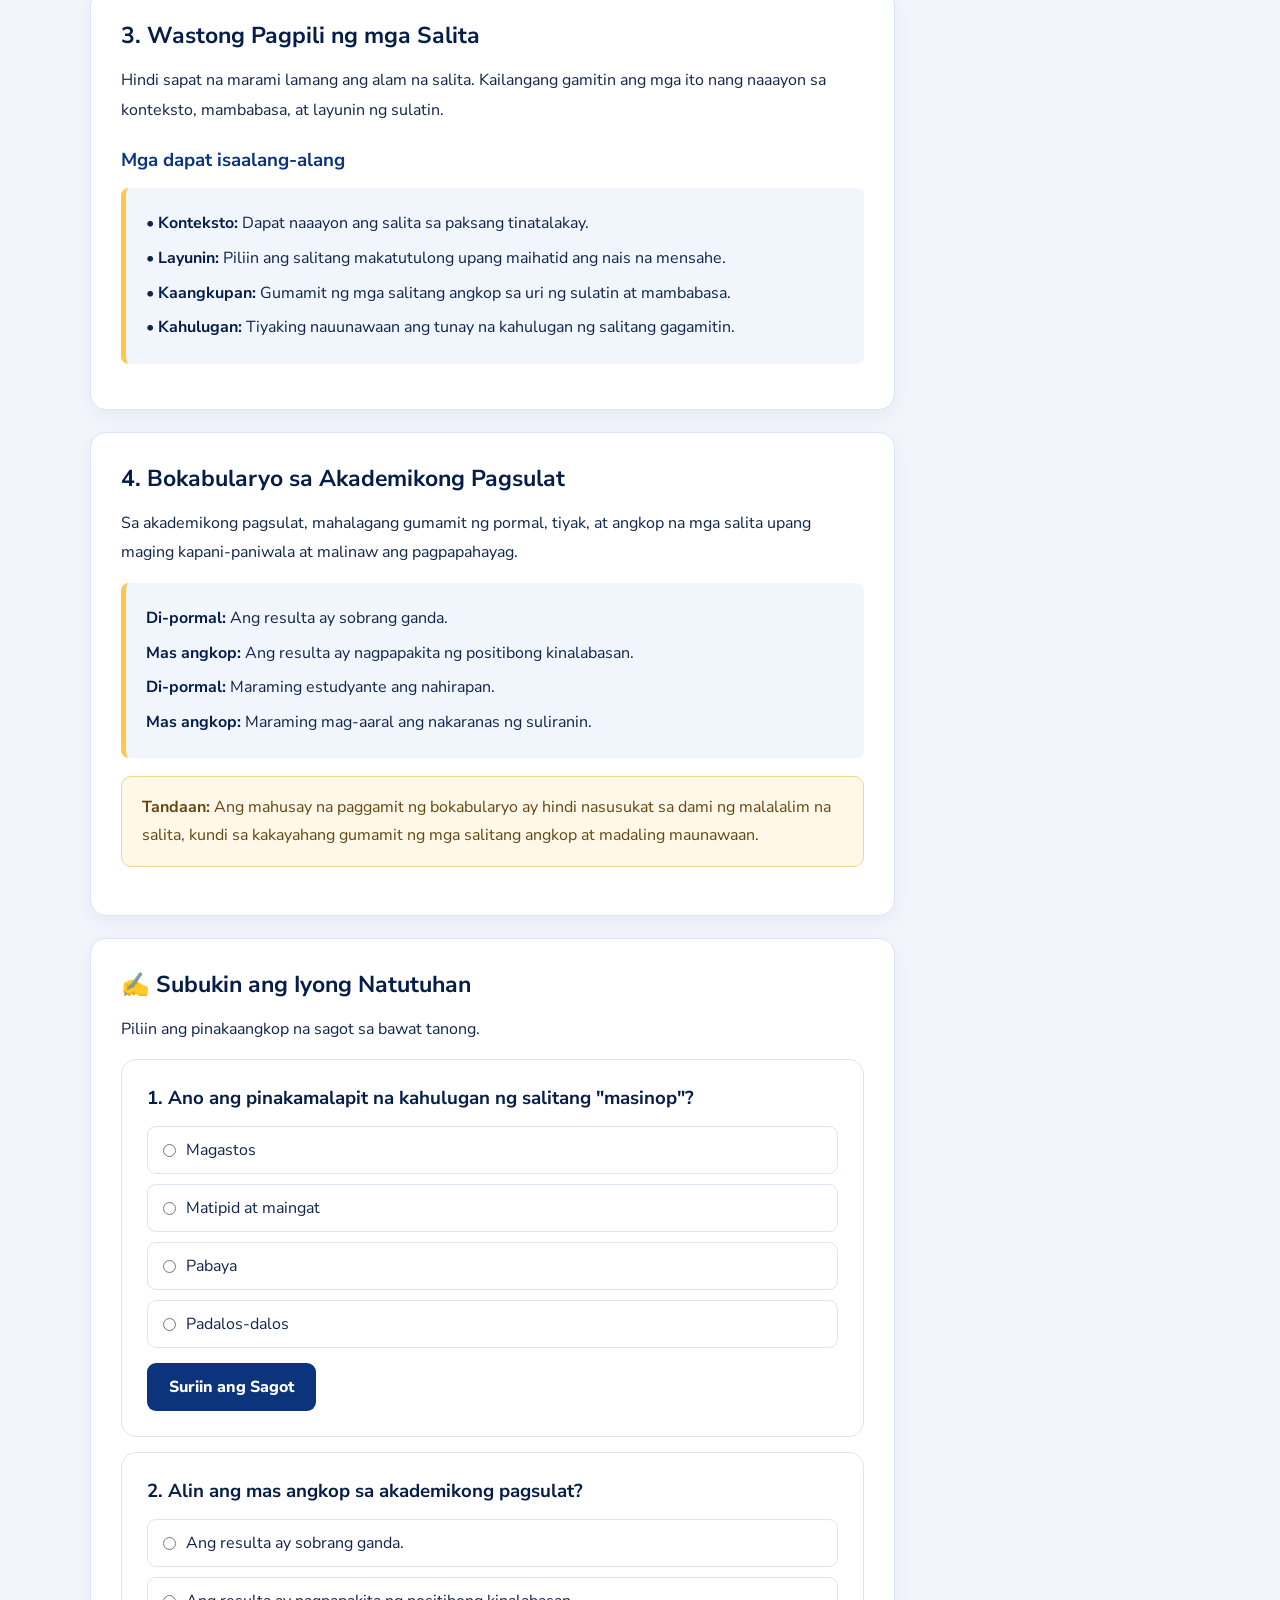
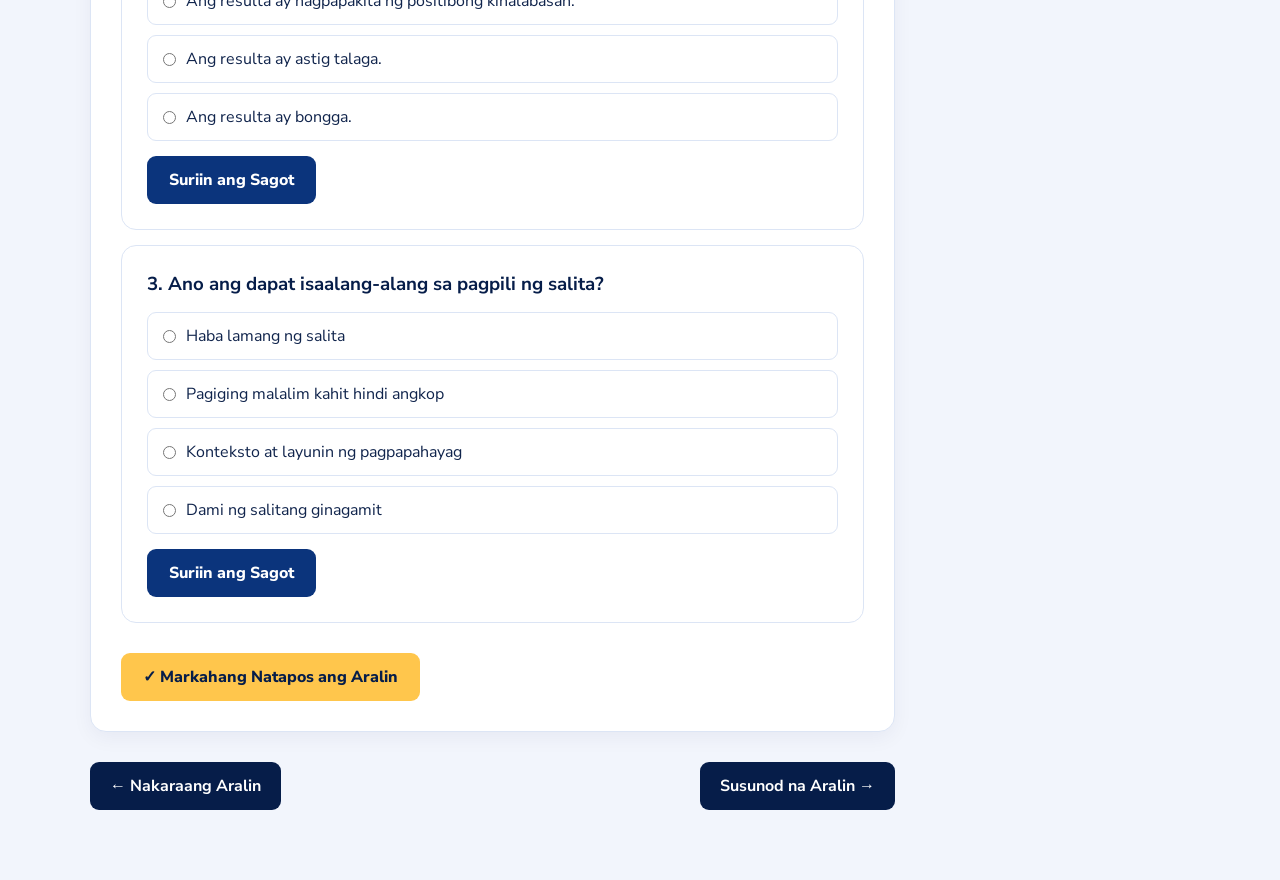
<file: lessons/bokabularyo.html>
<!DOCTYPE html>
<html lang="fil">
<head>
    <meta charset="UTF-8">
    <meta name="viewport" content="width=device-width, initial-scale=1.0">
    <title>Lalim ng Bokabularyo | E-HASA GRAMATIKA</title>
    <link rel="stylesheet" href="../style.css">
    <link rel="stylesheet" href="../css/lessons.css">
    <link href="https://fonts.googleapis.com/css2?family=Nunito+Sans:wght@400;600;700;800;900&display=swap" rel="stylesheet">
</head>

<body class="lesson-page" data-lesson-id="bokabularyo">

<header class="lesson-header">
    <a href="../index.html" class="lesson-brand">
        <img src="../logo.svg" alt="E-HASA Logo">
        <div><span>E-HASA GRAMATIKA</span><small>WASTONG WIKA. MAHUSAY NA PAGSULAT.</small></div>
    </a>
    <a href="../index.html#aralin" class="lesson-back">← Bumalik sa mga Aralin</a>
</header>

<section class="lesson-hero">
    <div class="lesson-hero-content">
        <span class="lesson-category">KASANAYAN SA PAGSULAT • ARALIN 07</span>
        <h1>Paglinang ng Lalim ng Bokabularyo</h1>
        <p>Paunlarin ang kakayahang pumili at gumamit ng angkop, wasto, at iba't ibang salita sa pagsulat.</p>
    </div>
</section>

<div class="lesson-layout">
<main class="lesson-main">

    <section class="lesson-card">
        <h2>🎯 Layunin ng Aralin</h2>
        <p>Pagkatapos ng araling ito, inaasahang magagawa mong:</p>
        <ul>
            <li>Maipaliwanag ang kahalagahan ng malawak na bokabularyo sa pagsulat.</li>
            <li>Matukoy ang kahulugan at kasingkahulugan ng mga salita.</li>
            <li>Makapili ng angkop na salita batay sa konteksto at layunin ng sulatin.</li>
            <li>Magamit ang iba't ibang salita upang maging mabisa ang pagpapahayag.</li>
        </ul>
    </section>

    <section class="lesson-card">
        <h2>1. Ano ang Bokabularyo?</h2>
        <p>Ang <strong>bokabularyo</strong> ay tumutukoy sa kabuuan ng mga salitang nalalaman at nagagamit ng isang tao sa pagsasalita at pagsulat. Mahalaga ito dahil nakatutulong sa malinaw, wasto, at mabisang pagpapahayag ng kaisipan.</p>

        <h3>Mga halimbawa</h3>
        <div class="lesson-example">
            <p>• <strong>Masaya</strong> – maligaya, natutuwa, nagagalak.</p>
            <p>• <strong>Mahalaga</strong> – makabuluhan, kinakailangan, napakahalaga.</p>
            <p>• <strong>Mabilis</strong> – matulin, maagap, mabilis kumilos.</p>
        </div>
    </section>

    <section class="lesson-card">
        <h2>2. Kahalagahan ng Malawak na Bokabularyo</h2>
        <p>Ang pagkakaroon ng malawak na bokabularyo ay nakatutulong upang maiwasan ang paulit-ulit na paggamit ng iisang salita. Nagbibigay rin ito ng kakayahang maipahayag nang mas tiyak at angkop ang mga ideya.</p>

        <h3>Halimbawa ng pagpapalit ng salita</h3>
        <div class="lesson-example">
            <p><strong>Paulit-ulit:</strong> Mahalaga ang edukasyon. Mahalaga ito sa lahat dahil mahalaga ang kaalaman.</p>
            <p><strong>Mas mabisa:</strong> Mahalaga ang edukasyon sapagkat nagbibigay ito ng kaalaman at oportunidad na makatutulong sa kinabukasan ng bawat tao.</p>
        </div>
    </section>

    <section class="lesson-card">
        <h2>3. Wastong Pagpili ng mga Salita</h2>
        <p>Hindi sapat na marami lamang ang alam na salita. Kailangang gamitin ang mga ito nang naaayon sa konteksto, mambabasa, at layunin ng sulatin.</p>

        <h3>Mga dapat isaalang-alang</h3>
        <div class="lesson-example">
            <p>• <strong>Konteksto:</strong> Dapat naaayon ang salita sa paksang tinatalakay.</p>
            <p>• <strong>Layunin:</strong> Piliin ang salitang makatutulong upang maihatid ang nais na mensahe.</p>
            <p>• <strong>Kaangkupan:</strong> Gumamit ng mga salitang angkop sa uri ng sulatin at mambabasa.</p>
            <p>• <strong>Kahulugan:</strong> Tiyaking nauunawaan ang tunay na kahulugan ng salitang gagamitin.</p>
        </div>
    </section>

    <section class="lesson-card">
        <h2>4. Bokabularyo sa Akademikong Pagsulat</h2>
        <p>Sa akademikong pagsulat, mahalagang gumamit ng pormal, tiyak, at angkop na mga salita upang maging kapani-paniwala at malinaw ang pagpapahayag.</p>

        <div class="lesson-example">
            <p><strong>Di-pormal:</strong> Ang resulta ay sobrang ganda.</p>
            <p><strong>Mas angkop:</strong> Ang resulta ay nagpapakita ng positibong kinalabasan.</p>
            <p><strong>Di-pormal:</strong> Maraming estudyante ang nahirapan.</p>
            <p><strong>Mas angkop:</strong> Maraming mag-aaral ang nakaranas ng suliranin.</p>
        </div>

        <div class="lesson-note">
            <strong>Tandaan:</strong> Ang mahusay na paggamit ng bokabularyo ay hindi nasusukat sa dami ng malalalim na salita, kundi sa kakayahang gumamit ng mga salitang angkop at madaling maunawaan.
        </div>
    </section>

    <section class="lesson-card" id="pagsasanay">
        <h2>✍️ Subukin ang Iyong Natutuhan</h2>
        <p>Piliin ang pinakaangkop na sagot sa bawat tanong.</p>

        <div class="practice-question" data-answer="b">
            <h3>1. Ano ang pinakamalapit na kahulugan ng salitang "masinop"?</h3>
            <div class="practice-options">
                <label class="practice-option"><input type="radio" name="q1" value="a"> Magastos</label>
                <label class="practice-option"><input type="radio" name="q1" value="b"> Matipid at maingat</label>
                <label class="practice-option"><input type="radio" name="q1" value="c"> Pabaya</label>
                <label class="practice-option"><input type="radio" name="q1" value="d"> Padalos-dalos</label>
            </div>
            <button class="check-answer-btn">Suriin ang Sagot</button>
            <div class="quiz-feedback"></div>
        </div>

        <div class="practice-question" data-answer="b">
            <h3>2. Alin ang mas angkop sa akademikong pagsulat?</h3>
            <div class="practice-options">
                <label class="practice-option"><input type="radio" name="q2" value="a"> Ang resulta ay sobrang ganda.</label>
                <label class="practice-option"><input type="radio" name="q2" value="b"> Ang resulta ay nagpapakita ng positibong kinalabasan.</label>
                <label class="practice-option"><input type="radio" name="q2" value="c"> Ang resulta ay astig talaga.</label>
                <label class="practice-option"><input type="radio" name="q2" value="d"> Ang resulta ay bongga.</label>
            </div>
            <button class="check-answer-btn">Suriin ang Sagot</button>
            <div class="quiz-feedback"></div>
        </div>

        <div class="practice-question" data-answer="c">
            <h3>3. Ano ang dapat isaalang-alang sa pagpili ng salita?</h3>
            <div class="practice-options">
                <label class="practice-option"><input type="radio" name="q3" value="a"> Haba lamang ng salita</label>
                <label class="practice-option"><input type="radio" name="q3" value="b"> Pagiging malalim kahit hindi angkop</label>
                <label class="practice-option"><input type="radio" name="q3" value="c"> Konteksto at layunin ng pagpapahayag</label>
                <label class="practice-option"><input type="radio" name="q3" value="d"> Dami ng salitang ginagamit</label>
            </div>
            <button class="check-answer-btn">Suriin ang Sagot</button>
            <div class="quiz-feedback"></div>
        </div>

        <button class="complete-lesson-btn" id="completeLessonBtn">✓ Markahang Natapos ang Aralin</button>
        <div class="lesson-complete-message" id="lessonCompleteMessage"></div>
    </section>

    <div class="lesson-navigation">
        <a href="pagbuo-ng-pangungusap.html">← Nakaraang Aralin</a>
        <a href="kalinawan.html">Susunod na Aralin →</a>
    </div>

</main>

<aside class="lesson-sidebar">
    <div class="sidebar-card">
        <h3>📚 Mga Aralin</h3>
        <a href="ng-at-nang.html">01. Ng at Nang</a>
        <a href="rin-at-din.html">02. Rin at Din</a>
        <a href="raw-at-daw.html">03. Raw at Daw</a>
        <a href="may-at-mayroon.html">04. May at Mayroon</a>
        <a href="bantas.html">05. Mga Bantas</a>
        <a href="pagbuo-ng-pangungusap.html">06. Pangungusap</a>
        <a href="bokabularyo.html">07. Lalim ng Bokabularyo</a>
        <a href="kalinawan.html">08. Kalinawan ng Nilalaman</a>
    </div>
    <div class="sidebar-card">
        <h3>💡 Paalala</h3>
        <p>Palawakin ang iyong bokabularyo sa pamamagitan ng pagbabasa at paggamit ng mga bagong salita sa makabuluhang pangungusap.</p>
    </div>
</aside>
</div>

<script src="../js/lesson.js"></script>
</body>
</html>
</file>
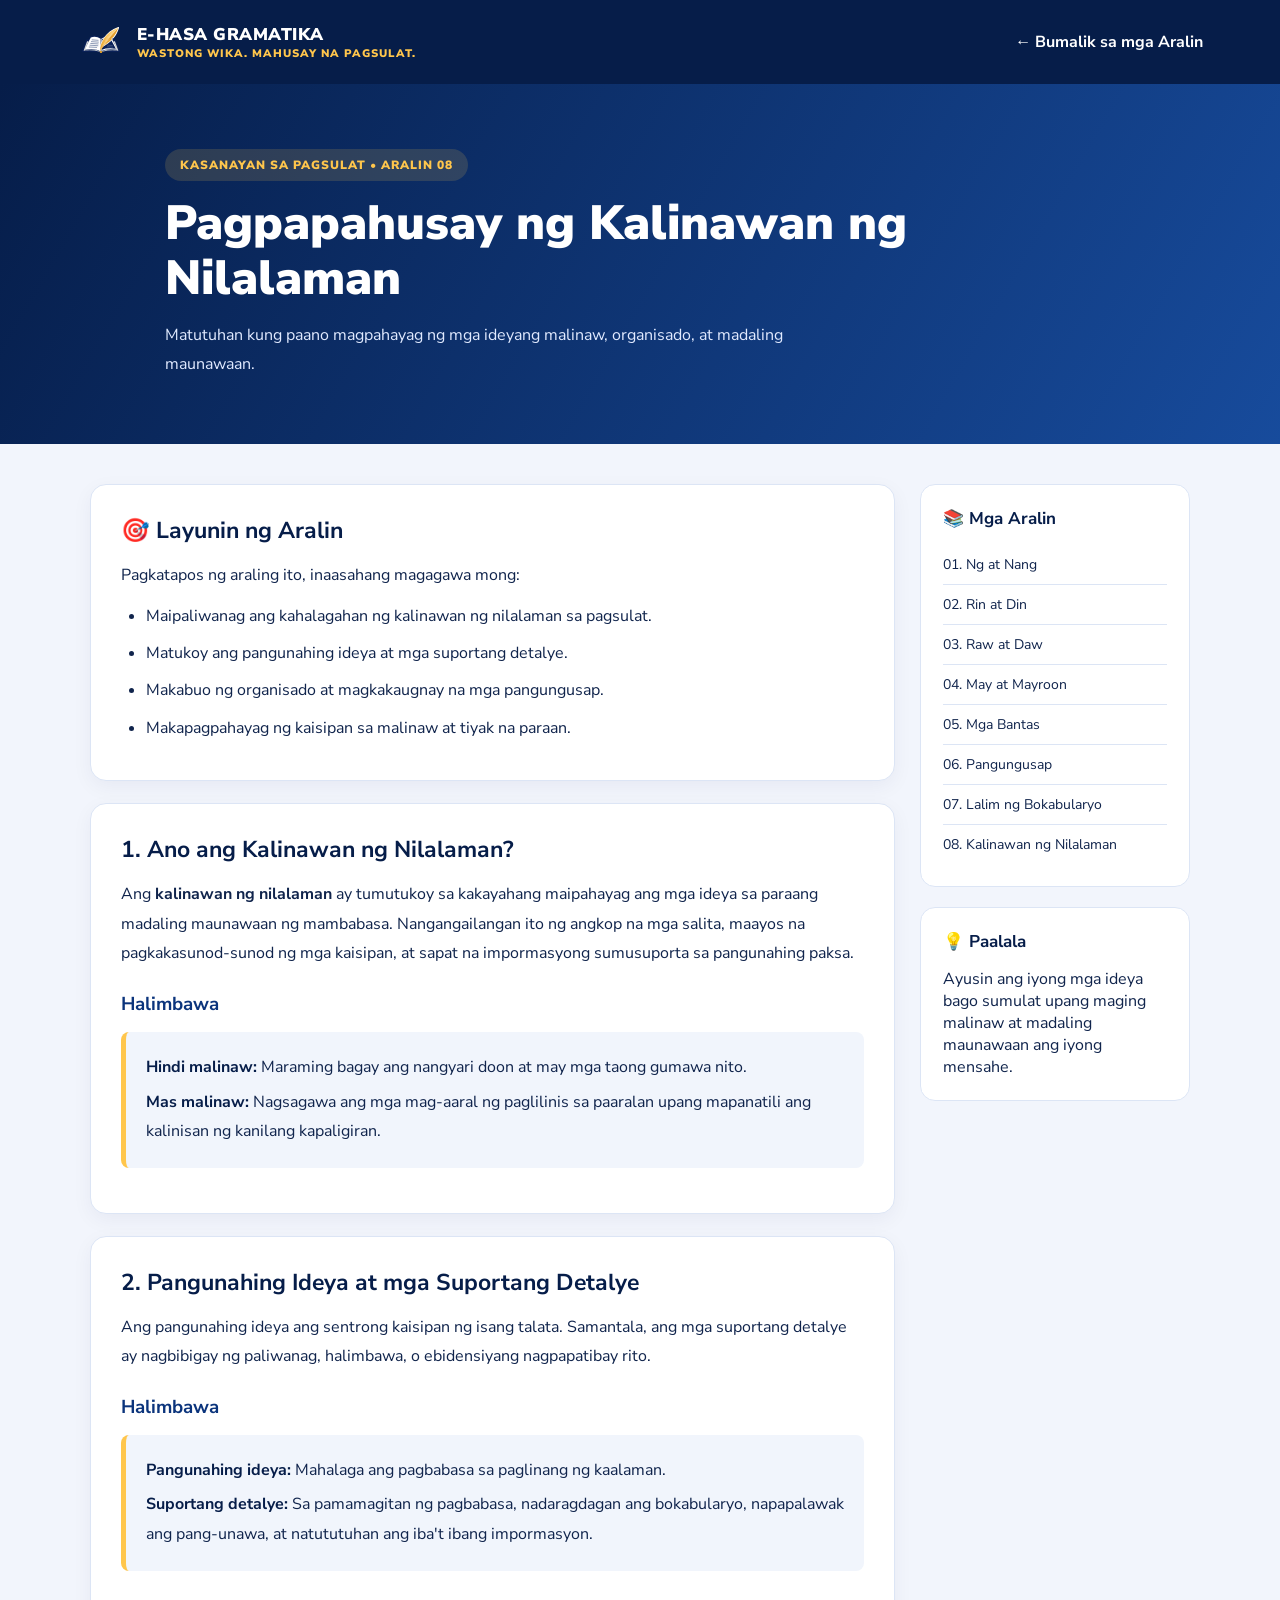
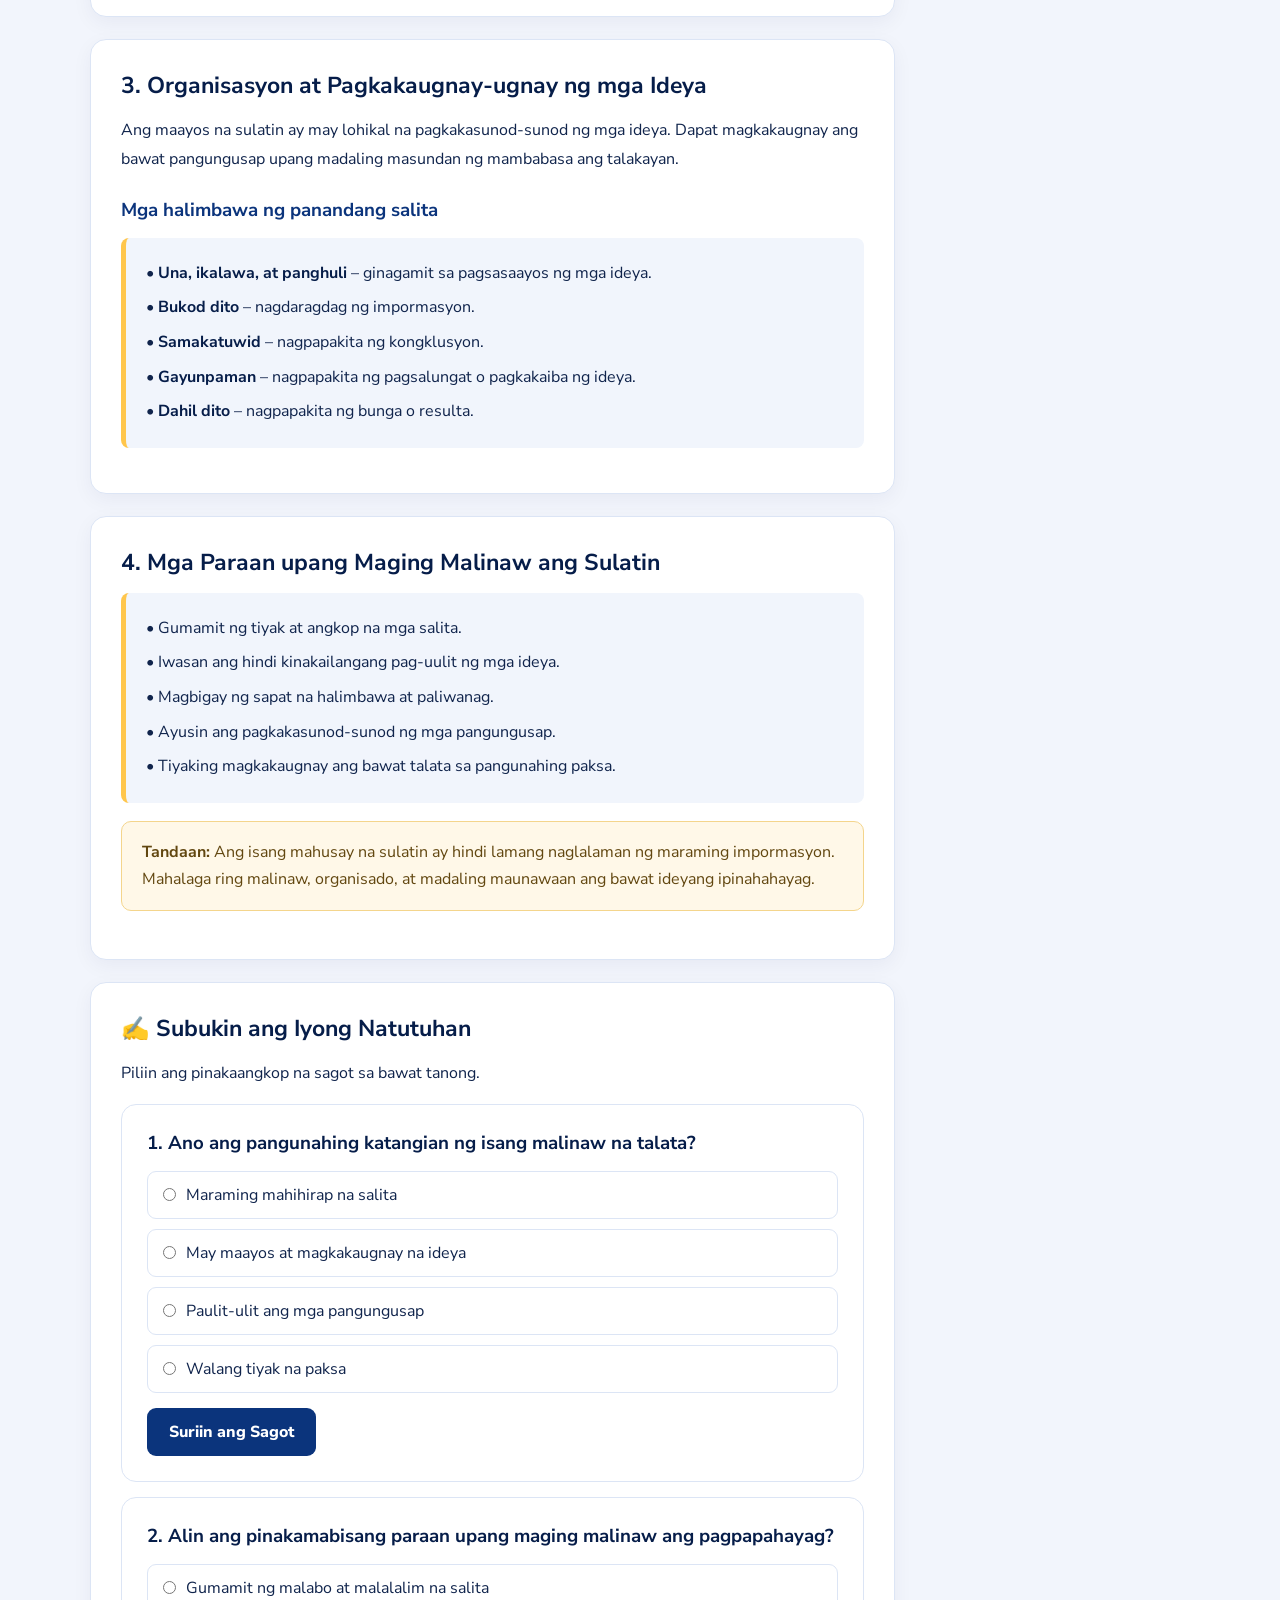
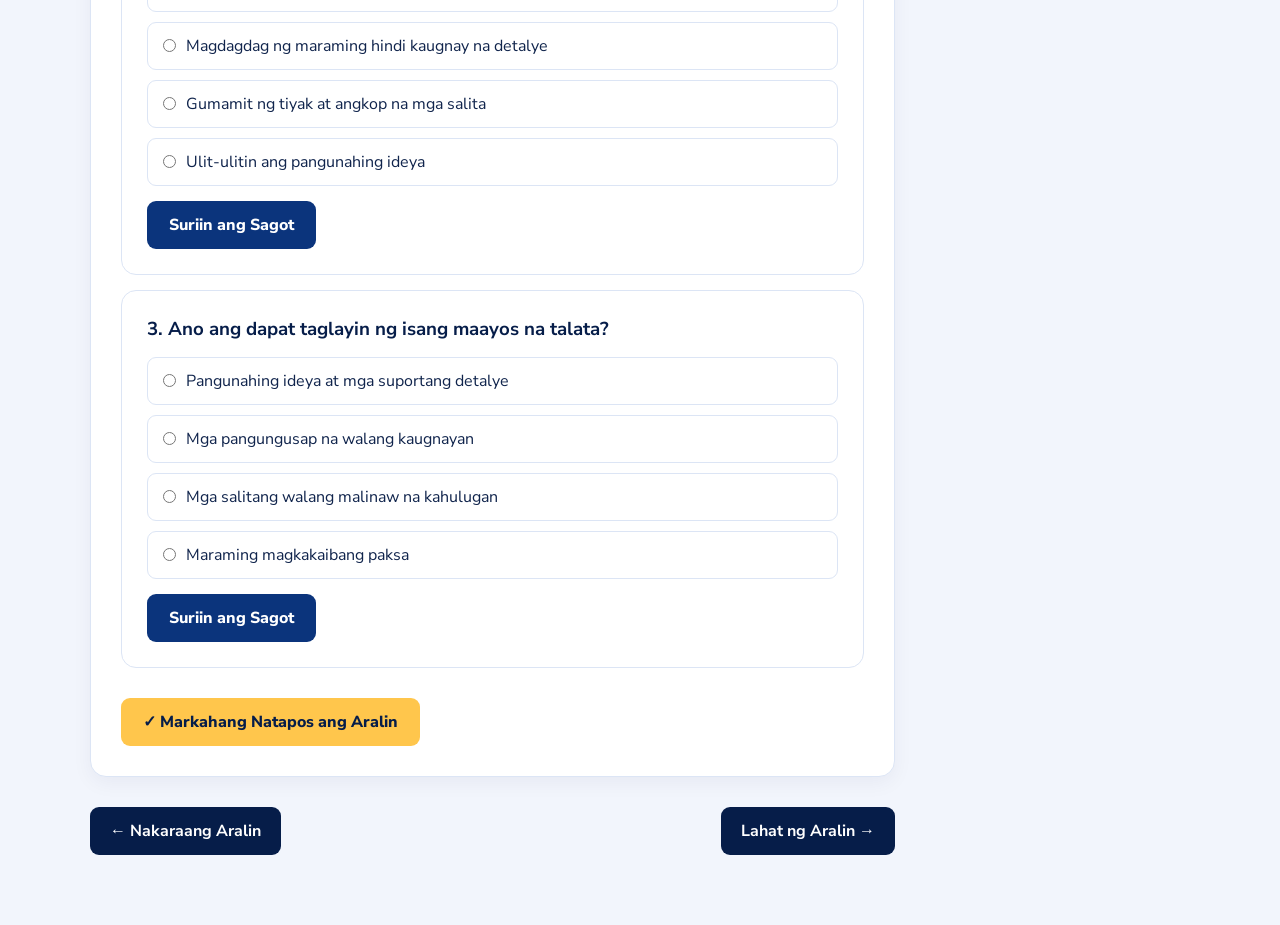
<file: lessons/kalinawan.html>
<!DOCTYPE html>
<html lang="fil">
<head>
    <meta charset="UTF-8">
    <meta name="viewport" content="width=device-width, initial-scale=1.0">
    <title>Kalinawan ng Nilalaman | E-HASA GRAMATIKA</title>
    <link rel="stylesheet" href="../style.css">
    <link rel="stylesheet" href="../css/lessons.css">
    <link href="https://fonts.googleapis.com/css2?family=Nunito+Sans:wght@400;600;700;800;900&display=swap" rel="stylesheet">
</head>

<body class="lesson-page" data-lesson-id="kalinawan">

<header class="lesson-header">
    <a href="../index.html" class="lesson-brand">
        <img src="../logo.svg" alt="E-HASA Logo">
        <div><span>E-HASA GRAMATIKA</span><small>WASTONG WIKA. MAHUSAY NA PAGSULAT.</small></div>
    </a>
    <a href="../index.html#aralin" class="lesson-back">← Bumalik sa mga Aralin</a>
</header>

<section class="lesson-hero">
    <div class="lesson-hero-content">
        <span class="lesson-category">KASANAYAN SA PAGSULAT • ARALIN 08</span>
        <h1>Pagpapahusay ng Kalinawan ng Nilalaman</h1>
        <p>Matutuhan kung paano magpahayag ng mga ideyang malinaw, organisado, at madaling maunawaan.</p>
    </div>
</section>

<div class="lesson-layout">
<main class="lesson-main">

    <section class="lesson-card">
        <h2>🎯 Layunin ng Aralin</h2>
        <p>Pagkatapos ng araling ito, inaasahang magagawa mong:</p>
        <ul>
            <li>Maipaliwanag ang kahalagahan ng kalinawan ng nilalaman sa pagsulat.</li>
            <li>Matukoy ang pangunahing ideya at mga suportang detalye.</li>
            <li>Makabuo ng organisado at magkakaugnay na mga pangungusap.</li>
            <li>Makapagpahayag ng kaisipan sa malinaw at tiyak na paraan.</li>
        </ul>
    </section>

    <section class="lesson-card">
        <h2>1. Ano ang Kalinawan ng Nilalaman?</h2>
        <p>Ang <strong>kalinawan ng nilalaman</strong> ay tumutukoy sa kakayahang maipahayag ang mga ideya sa paraang madaling maunawaan ng mambabasa. Nangangailangan ito ng angkop na mga salita, maayos na pagkakasunod-sunod ng mga kaisipan, at sapat na impormasyong sumusuporta sa pangunahing paksa.</p>

        <h3>Halimbawa</h3>
        <div class="lesson-example">
            <p><strong>Hindi malinaw:</strong> Maraming bagay ang nangyari doon at may mga taong gumawa nito.</p>
            <p><strong>Mas malinaw:</strong> Nagsagawa ang mga mag-aaral ng paglilinis sa paaralan upang mapanatili ang kalinisan ng kanilang kapaligiran.</p>
        </div>
    </section>

    <section class="lesson-card">
        <h2>2. Pangunahing Ideya at mga Suportang Detalye</h2>
        <p>Ang pangunahing ideya ang sentrong kaisipan ng isang talata. Samantala, ang mga suportang detalye ay nagbibigay ng paliwanag, halimbawa, o ebidensiyang nagpapatibay rito.</p>

        <h3>Halimbawa</h3>
        <div class="lesson-example">
            <p><strong>Pangunahing ideya:</strong> Mahalaga ang pagbabasa sa paglinang ng kaalaman.</p>
            <p><strong>Suportang detalye:</strong> Sa pamamagitan ng pagbabasa, nadaragdagan ang bokabularyo, napapalawak ang pang-unawa, at natututuhan ang iba't ibang impormasyon.</p>
        </div>
    </section>

    <section class="lesson-card">
        <h2>3. Organisasyon at Pagkakaugnay-ugnay ng mga Ideya</h2>
        <p>Ang maayos na sulatin ay may lohikal na pagkakasunod-sunod ng mga ideya. Dapat magkakaugnay ang bawat pangungusap upang madaling masundan ng mambabasa ang talakayan.</p>

        <h3>Mga halimbawa ng panandang salita</h3>
        <div class="lesson-example">
            <p>• <strong>Una, ikalawa, at panghuli</strong> – ginagamit sa pagsasaayos ng mga ideya.</p>
            <p>• <strong>Bukod dito</strong> – nagdaragdag ng impormasyon.</p>
            <p>• <strong>Samakatuwid</strong> – nagpapakita ng kongklusyon.</p>
            <p>• <strong>Gayunpaman</strong> – nagpapakita ng pagsalungat o pagkakaiba ng ideya.</p>
            <p>• <strong>Dahil dito</strong> – nagpapakita ng bunga o resulta.</p>
        </div>
    </section>

    <section class="lesson-card">
        <h2>4. Mga Paraan upang Maging Malinaw ang Sulatin</h2>
        <div class="lesson-example">
            <p>• Gumamit ng tiyak at angkop na mga salita.</p>
            <p>• Iwasan ang hindi kinakailangang pag-uulit ng mga ideya.</p>
            <p>• Magbigay ng sapat na halimbawa at paliwanag.</p>
            <p>• Ayusin ang pagkakasunod-sunod ng mga pangungusap.</p>
            <p>• Tiyaking magkakaugnay ang bawat talata sa pangunahing paksa.</p>
        </div>

        <div class="lesson-note">
            <strong>Tandaan:</strong> Ang isang mahusay na sulatin ay hindi lamang naglalaman ng maraming impormasyon. Mahalaga ring malinaw, organisado, at madaling maunawaan ang bawat ideyang ipinahahayag.
        </div>
    </section>

    <section class="lesson-card" id="pagsasanay">
        <h2>✍️ Subukin ang Iyong Natutuhan</h2>
        <p>Piliin ang pinakaangkop na sagot sa bawat tanong.</p>

        <div class="practice-question" data-answer="b">
            <h3>1. Ano ang pangunahing katangian ng isang malinaw na talata?</h3>
            <div class="practice-options">
                <label class="practice-option"><input type="radio" name="q1" value="a"> Maraming mahihirap na salita</label>
                <label class="practice-option"><input type="radio" name="q1" value="b"> May maayos at magkakaugnay na ideya</label>
                <label class="practice-option"><input type="radio" name="q1" value="c"> Paulit-ulit ang mga pangungusap</label>
                <label class="practice-option"><input type="radio" name="q1" value="d"> Walang tiyak na paksa</label>
            </div>
            <button class="check-answer-btn">Suriin ang Sagot</button>
            <div class="quiz-feedback"></div>
        </div>

        <div class="practice-question" data-answer="c">
            <h3>2. Alin ang pinakamabisang paraan upang maging malinaw ang pagpapahayag?</h3>
            <div class="practice-options">
                <label class="practice-option"><input type="radio" name="q2" value="a"> Gumamit ng malabo at malalalim na salita</label>
                <label class="practice-option"><input type="radio" name="q2" value="b"> Magdagdag ng maraming hindi kaugnay na detalye</label>
                <label class="practice-option"><input type="radio" name="q2" value="c"> Gumamit ng tiyak at angkop na mga salita</label>
                <label class="practice-option"><input type="radio" name="q2" value="d"> Ulit-ulitin ang pangunahing ideya</label>
            </div>
            <button class="check-answer-btn">Suriin ang Sagot</button>
            <div class="quiz-feedback"></div>
        </div>

        <div class="practice-question" data-answer="a">
            <h3>3. Ano ang dapat taglayin ng isang maayos na talata?</h3>
            <div class="practice-options">
                <label class="practice-option"><input type="radio" name="q3" value="a"> Pangunahing ideya at mga suportang detalye</label>
                <label class="practice-option"><input type="radio" name="q3" value="b"> Mga pangungusap na walang kaugnayan</label>
                <label class="practice-option"><input type="radio" name="q3" value="c"> Mga salitang walang malinaw na kahulugan</label>
                <label class="practice-option"><input type="radio" name="q3" value="d"> Maraming magkakaibang paksa</label>
            </div>
            <button class="check-answer-btn">Suriin ang Sagot</button>
            <div class="quiz-feedback"></div>
        </div>

        <button class="complete-lesson-btn" id="completeLessonBtn">✓ Markahang Natapos ang Aralin</button>
        <div class="lesson-complete-message" id="lessonCompleteMessage"></div>
    </section>

    <div class="lesson-navigation">
        <a href="bokabularyo.html">← Nakaraang Aralin</a>
        <a href="../index.html#aralin">Lahat ng Aralin →</a>
    </div>

</main>

<aside class="lesson-sidebar">
    <div class="sidebar-card">
        <h3>📚 Mga Aralin</h3>
        <a href="ng-at-nang.html">01. Ng at Nang</a>
        <a href="rin-at-din.html">02. Rin at Din</a>
        <a href="raw-at-daw.html">03. Raw at Daw</a>
        <a href="may-at-mayroon.html">04. May at Mayroon</a>
        <a href="bantas.html">05. Mga Bantas</a>
        <a href="pagbuo-ng-pangungusap.html">06. Pangungusap</a>
        <a href="bokabularyo.html">07. Lalim ng Bokabularyo</a>
        <a href="kalinawan.html">08. Kalinawan ng Nilalaman</a>
    </div>
    <div class="sidebar-card">
        <h3>💡 Paalala</h3>
        <p>Ayusin ang iyong mga ideya bago sumulat upang maging malinaw at madaling maunawaan ang iyong mensahe.</p>
    </div>
</aside>
</div>

<script src="../js/lesson.js"></script>
</body>
</html>
</file>
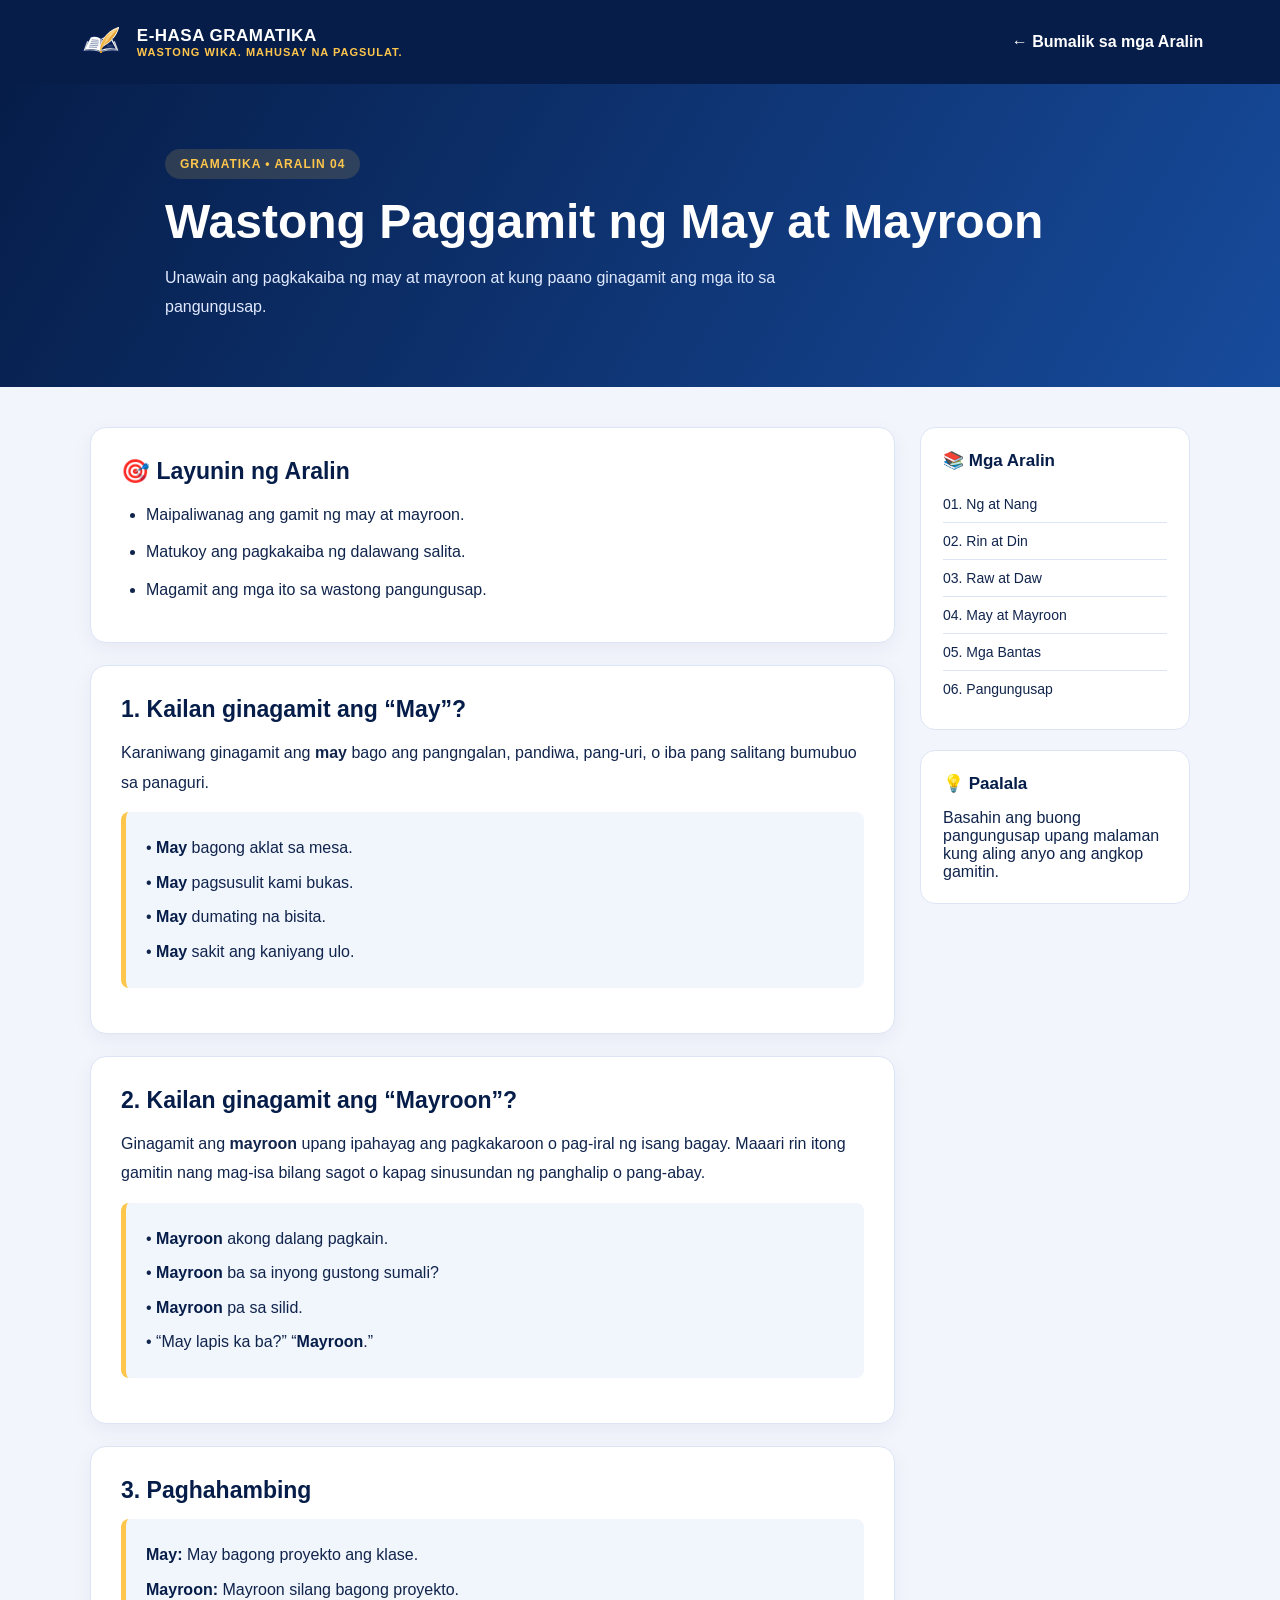
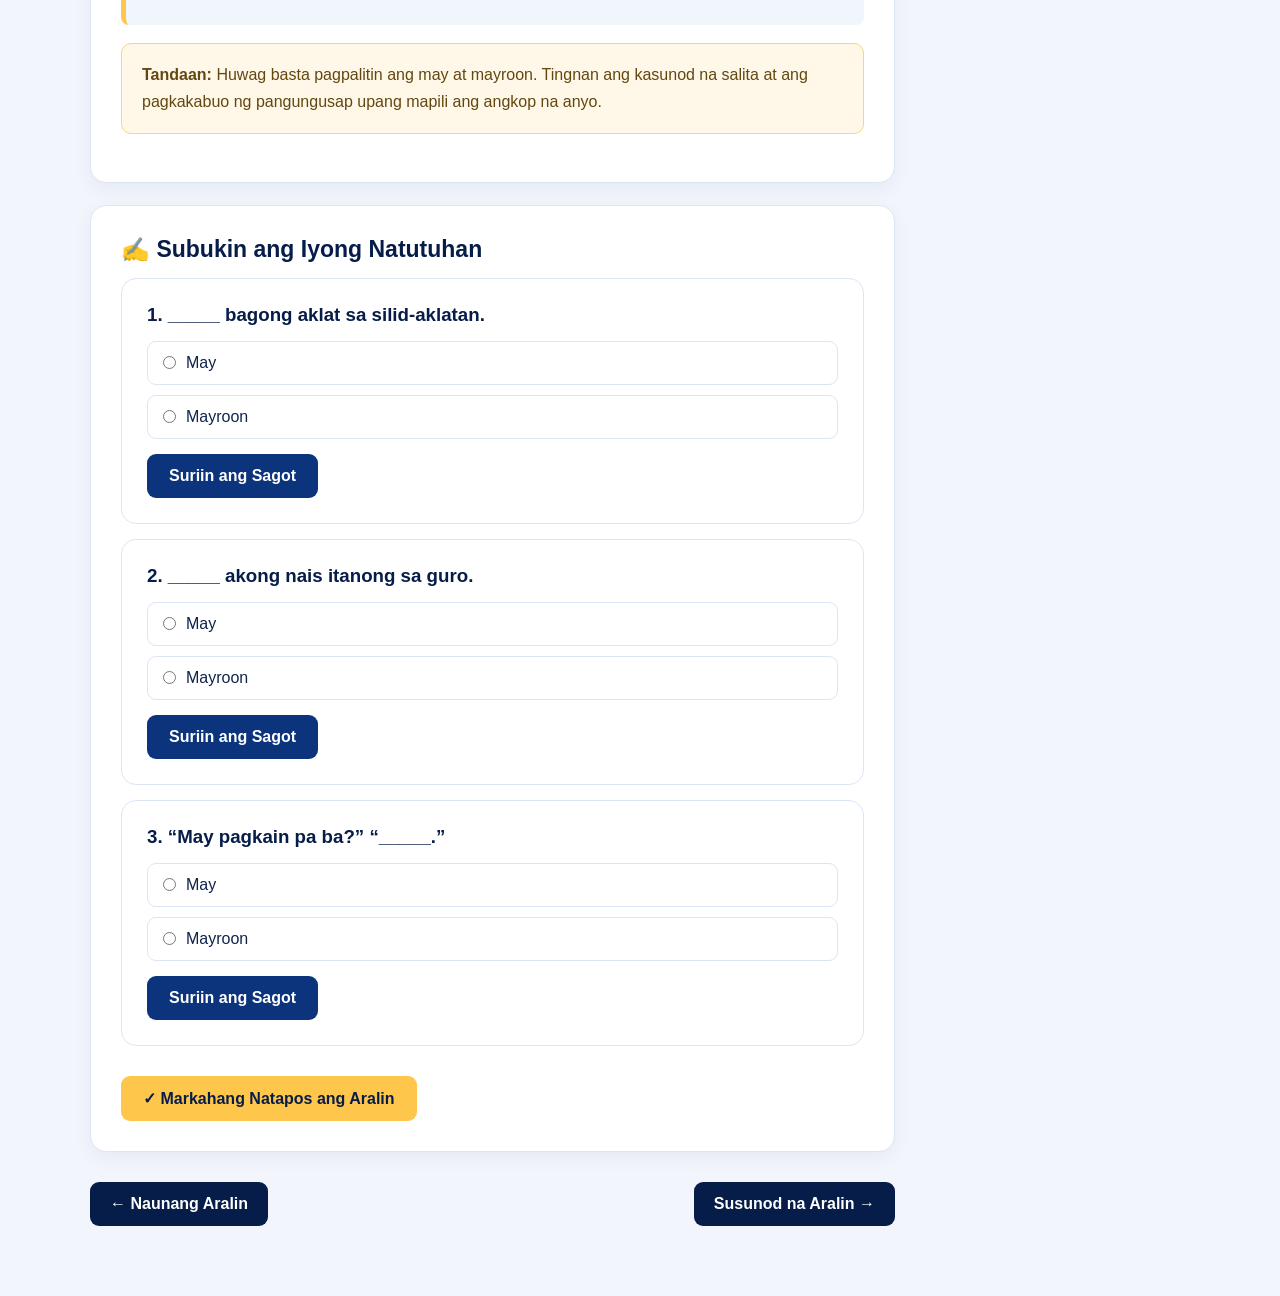
<file: lessons/may-at-mayroon.html>
<!DOCTYPE html>
<html lang="fil">
<head>
    <meta charset="UTF-8">
    <meta name="viewport" content="width=device-width, initial-scale=1.0">
    <title>May at Mayroon | E-HASA GRAMATIKA</title>
    <link rel="stylesheet" href="../style.css">
    <link rel="stylesheet" href="../css/lessons.css">
</head>

<body class="lesson-page" data-lesson-id="may-at-mayroon">

<header class="lesson-header">
    <a href="../index.html" class="lesson-brand">
        <img src="../logo.svg" alt="E-HASA Logo">
        <div><span>E-HASA GRAMATIKA</span><small>WASTONG WIKA. MAHUSAY NA PAGSULAT.</small></div>
    </a>
    <a href="../index.html#aralin" class="lesson-back">← Bumalik sa mga Aralin</a>
</header>

<section class="lesson-hero">
    <div class="lesson-hero-content">
        <span class="lesson-category">GRAMATIKA • ARALIN 04</span>
        <h1>Wastong Paggamit ng May at Mayroon</h1>
        <p>Unawain ang pagkakaiba ng may at mayroon at kung paano ginagamit ang mga ito sa pangungusap.</p>
    </div>
</section>

<div class="lesson-layout">
<main class="lesson-main">

    <section class="lesson-card">
        <h2>🎯 Layunin ng Aralin</h2>
        <ul>
            <li>Maipaliwanag ang gamit ng may at mayroon.</li>
            <li>Matukoy ang pagkakaiba ng dalawang salita.</li>
            <li>Magamit ang mga ito sa wastong pangungusap.</li>
        </ul>
    </section>

    <section class="lesson-card">
        <h2>1. Kailan ginagamit ang “May”?</h2>
        <p>Karaniwang ginagamit ang <strong>may</strong> bago ang pangngalan, pandiwa, pang-uri, o iba pang salitang bumubuo sa panaguri.</p>

        <div class="lesson-example">
            <p>• <strong>May</strong> bagong aklat sa mesa.</p>
            <p>• <strong>May</strong> pagsusulit kami bukas.</p>
            <p>• <strong>May</strong> dumating na bisita.</p>
            <p>• <strong>May</strong> sakit ang kaniyang ulo.</p>
        </div>
    </section>

    <section class="lesson-card">
        <h2>2. Kailan ginagamit ang “Mayroon”?</h2>
        <p>Ginagamit ang <strong>mayroon</strong> upang ipahayag ang pagkakaroon o pag-iral ng isang bagay. Maaari rin itong gamitin nang mag-isa bilang sagot o kapag sinusundan ng panghalip o pang-abay.</p>

        <div class="lesson-example">
            <p>• <strong>Mayroon</strong> akong dalang pagkain.</p>
            <p>• <strong>Mayroon</strong> ba sa inyong gustong sumali?</p>
            <p>• <strong>Mayroon</strong> pa sa silid.</p>
            <p>• “May lapis ka ba?” “<strong>Mayroon</strong>.”</p>
        </div>
    </section>

    <section class="lesson-card">
        <h2>3. Paghahambing</h2>
        <div class="lesson-example">
            <p><strong>May:</strong> May bagong proyekto ang klase.</p>
            <p><strong>Mayroon:</strong> Mayroon silang bagong proyekto.</p>
        </div>

        <div class="lesson-note">
            <strong>Tandaan:</strong> Huwag basta pagpalitin ang may at mayroon. Tingnan ang kasunod na salita at ang pagkakabuo ng pangungusap upang mapili ang angkop na anyo.
        </div>
    </section>

    <section class="lesson-card" id="pagsasanay">
        <h2>✍️ Subukin ang Iyong Natutuhan</h2>

        <div class="practice-question" data-answer="may">
            <h3>1. _____ bagong aklat sa silid-aklatan.</h3>
            <div class="practice-options">
                <label class="practice-option"><input type="radio" name="q1" value="may"> May</label>
                <label class="practice-option"><input type="radio" name="q1" value="mayroon"> Mayroon</label>
            </div>
            <button class="check-answer-btn">Suriin ang Sagot</button>
            <div class="quiz-feedback"></div>
        </div>

        <div class="practice-question" data-answer="mayroon">
            <h3>2. _____ akong nais itanong sa guro.</h3>
            <div class="practice-options">
                <label class="practice-option"><input type="radio" name="q2" value="may"> May</label>
                <label class="practice-option"><input type="radio" name="q2" value="mayroon"> Mayroon</label>
            </div>
            <button class="check-answer-btn">Suriin ang Sagot</button>
            <div class="quiz-feedback"></div>
        </div>

        <div class="practice-question" data-answer="mayroon">
            <h3>3. “May pagkain pa ba?” “_____.”</h3>
            <div class="practice-options">
                <label class="practice-option"><input type="radio" name="q3" value="may"> May</label>
                <label class="practice-option"><input type="radio" name="q3" value="mayroon"> Mayroon</label>
            </div>
            <button class="check-answer-btn">Suriin ang Sagot</button>
            <div class="quiz-feedback"></div>
        </div>

        <button class="complete-lesson-btn" id="completeLessonBtn">✓ Markahang Natapos ang Aralin</button>
        <div class="lesson-complete-message" id="lessonCompleteMessage"></div>
    </section>

    <div class="lesson-navigation">
        <a href="raw-at-daw.html">← Naunang Aralin</a>
        <a href="bantas.html">Susunod na Aralin →</a>
    </div>

</main>

<aside class="lesson-sidebar">
    <div class="sidebar-card">
        <h3>📚 Mga Aralin</h3>
        <a href="ng-at-nang.html">01. Ng at Nang</a>
        <a href="rin-at-din.html">02. Rin at Din</a>
        <a href="raw-at-daw.html">03. Raw at Daw</a>
        <a href="may-at-mayroon.html">04. May at Mayroon</a>
        <a href="bantas.html">05. Mga Bantas</a>
        <a href="pagbuo-ng-pangungusap.html">06. Pangungusap</a>
    </div>
    <div class="sidebar-card">
        <h3>💡 Paalala</h3>
        <p>Basahin ang buong pangungusap upang malaman kung aling anyo ang angkop gamitin.</p>
    </div>
</aside>
</div>

<script src="../js/lesson.js"></script>
</body>
</html>
</file>
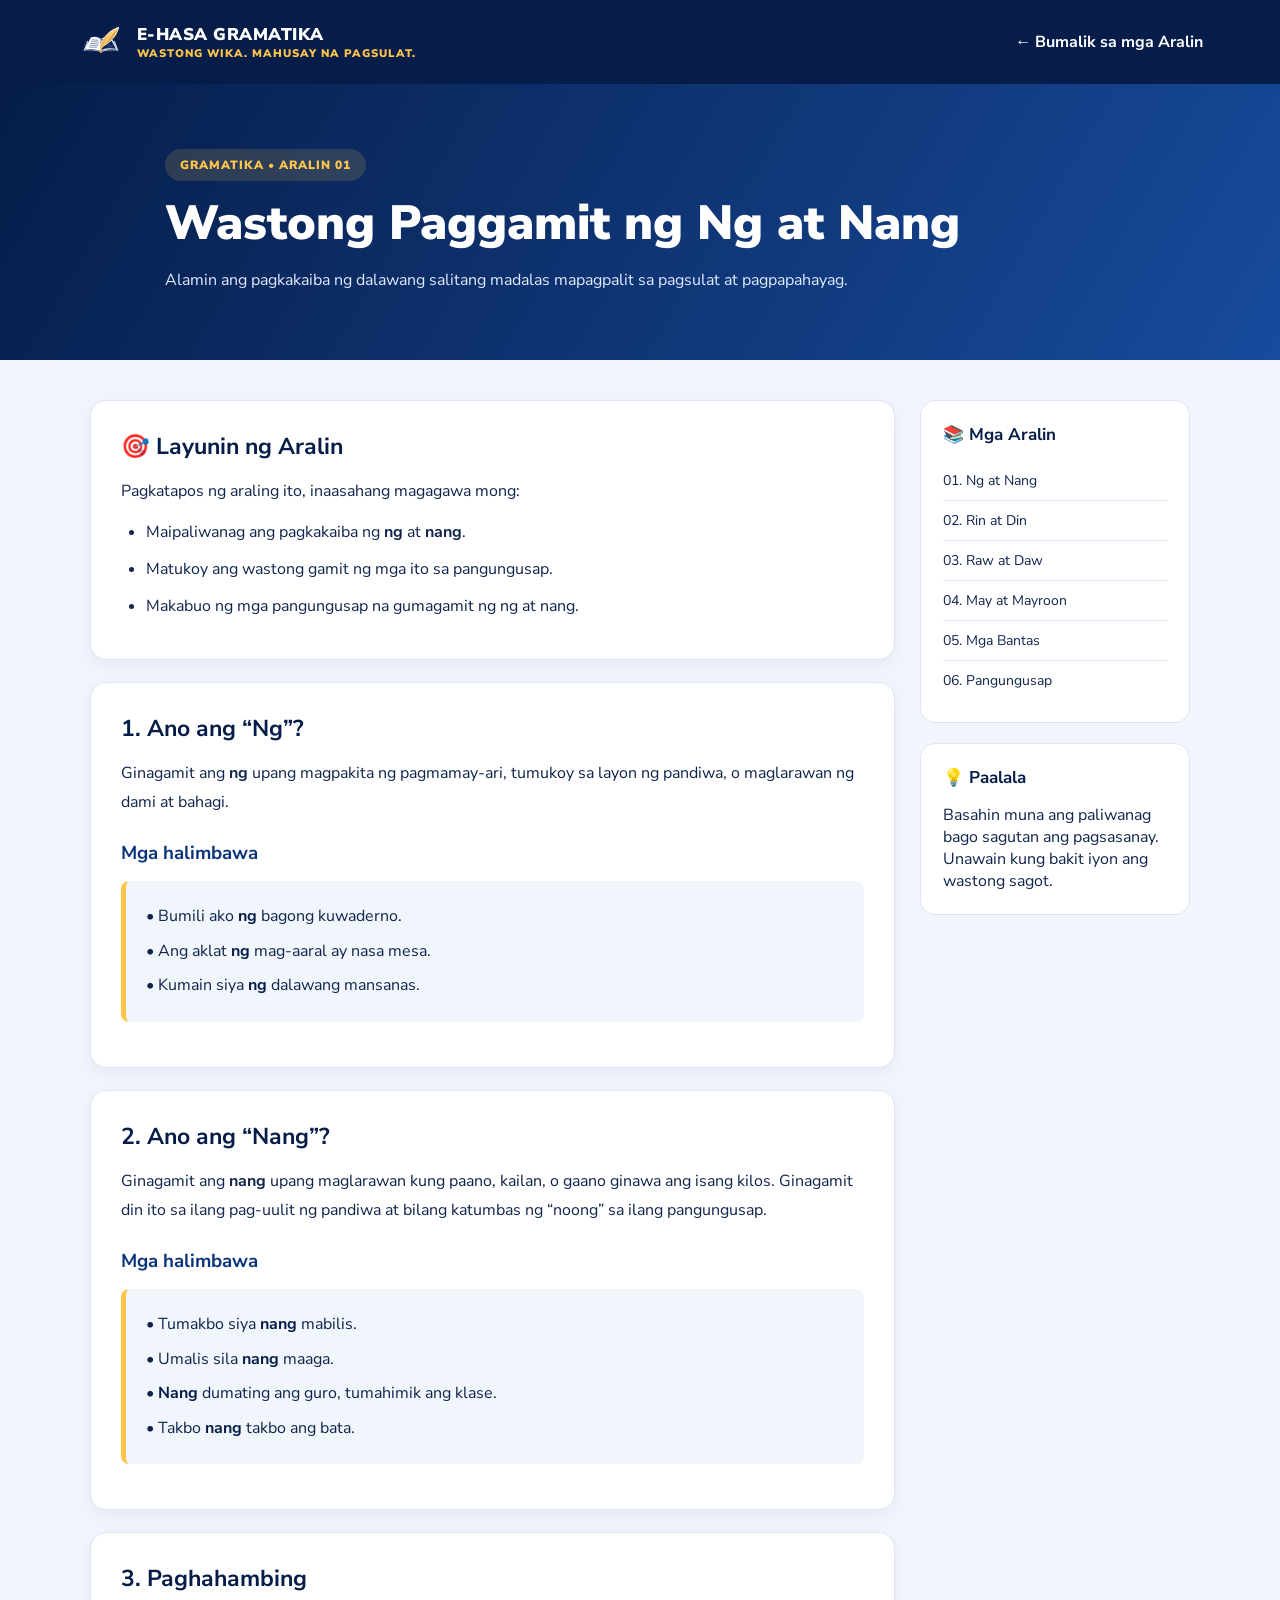
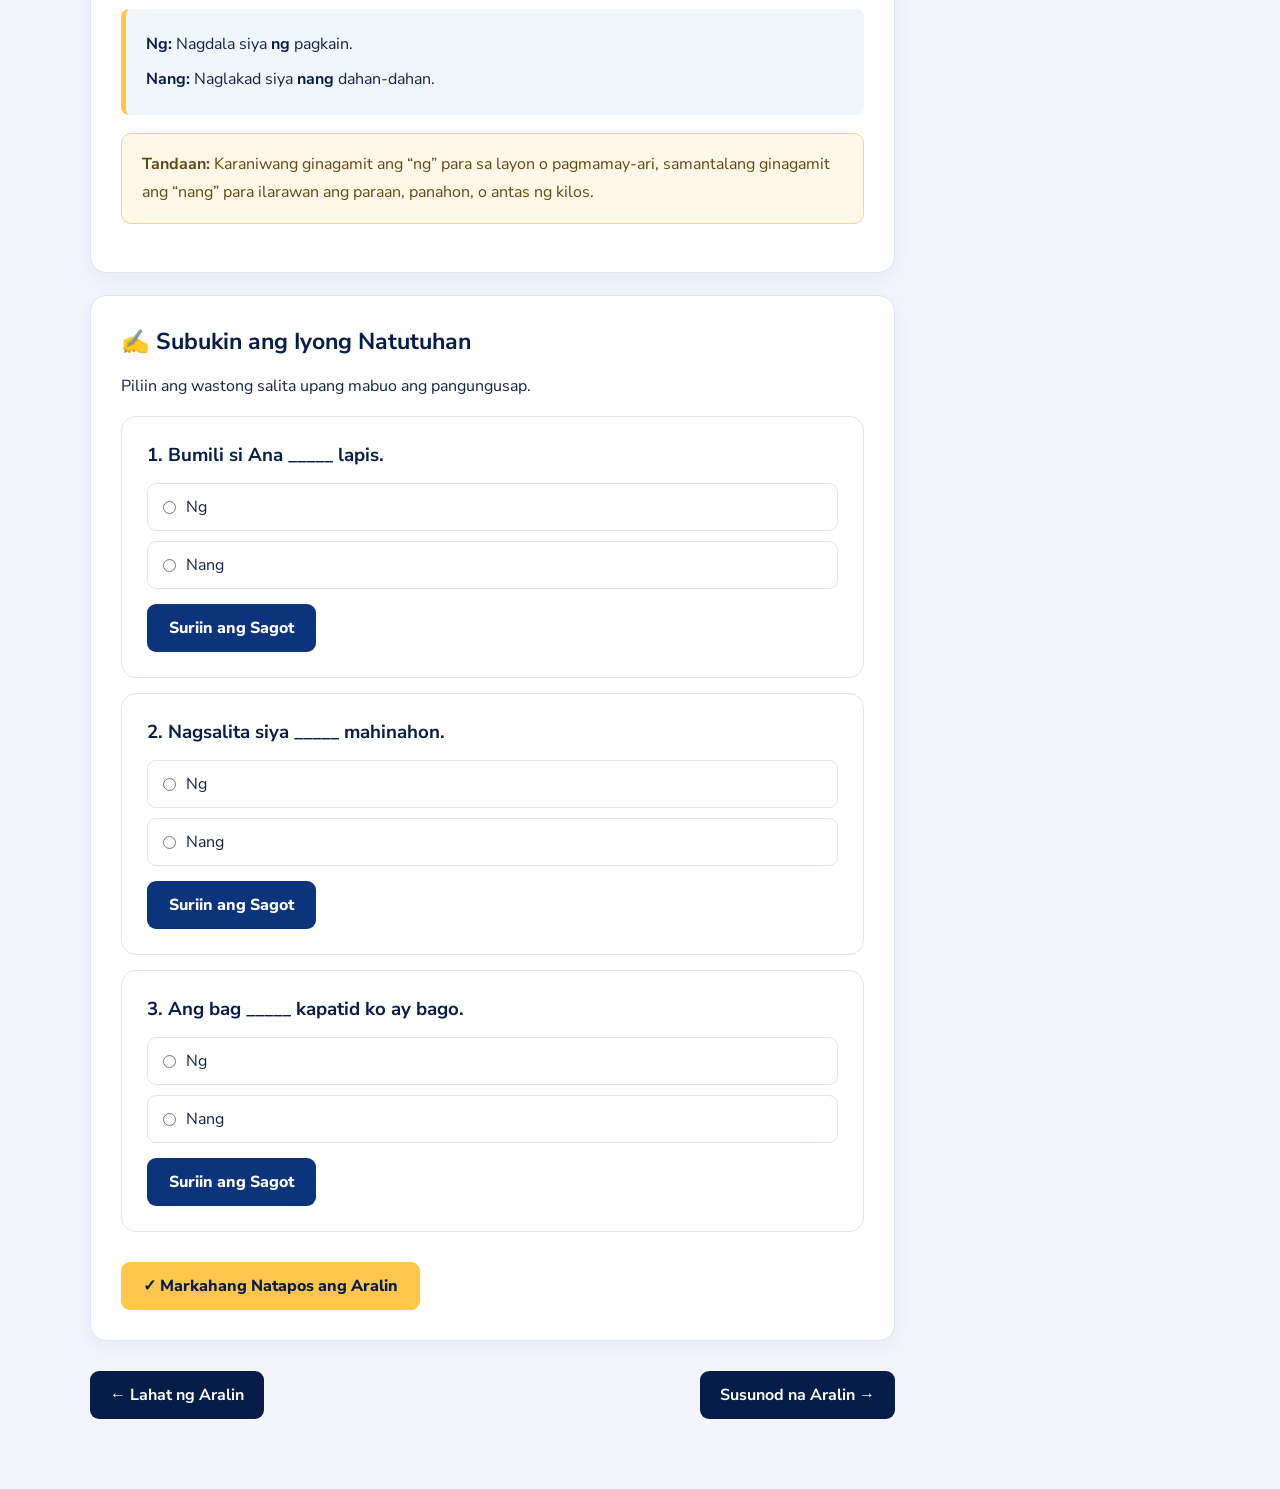
<file: lessons/ng-at-nang.html>
<!DOCTYPE html>
<html lang="fil">
<head>
    <meta charset="UTF-8">
    <meta name="viewport" content="width=device-width, initial-scale=1.0">
    <title>Ng at Nang | E-HASA GRAMATIKA</title>
    <link rel="stylesheet" href="../style.css">
    <link rel="stylesheet" href="../css/lessons.css">
    <link href="https://fonts.googleapis.com/css2?family=Nunito+Sans:wght@400;600;700;800;900&display=swap" rel="stylesheet">
</head>

<body class="lesson-page" data-lesson-id="ng-at-nang">

<header class="lesson-header">
    <a href="../index.html" class="lesson-brand">
        <img src="../logo.svg" alt="E-HASA Logo">
        <div><span>E-HASA GRAMATIKA</span><small>WASTONG WIKA. MAHUSAY NA PAGSULAT.</small></div>
    </a>
    <a href="../index.html#aralin" class="lesson-back">← Bumalik sa mga Aralin</a>
</header>

<section class="lesson-hero">
    <div class="lesson-hero-content">
        <span class="lesson-category">GRAMATIKA • ARALIN 01</span>
        <h1>Wastong Paggamit ng Ng at Nang</h1>
        <p>Alamin ang pagkakaiba ng dalawang salitang madalas mapagpalit sa pagsulat at pagpapahayag.</p>
    </div>
</section>

<div class="lesson-layout">
<main class="lesson-main">

    <section class="lesson-card">
        <h2>🎯 Layunin ng Aralin</h2>
        <p>Pagkatapos ng araling ito, inaasahang magagawa mong:</p>
        <ul>
            <li>Maipaliwanag ang pagkakaiba ng <strong>ng</strong> at <strong>nang</strong>.</li>
            <li>Matukoy ang wastong gamit ng mga ito sa pangungusap.</li>
            <li>Makabuo ng mga pangungusap na gumagamit ng ng at nang.</li>
        </ul>
    </section>

    <section class="lesson-card">
        <h2>1. Ano ang “Ng”?</h2>
        <p>Ginagamit ang <strong>ng</strong> upang magpakita ng pagmamay-ari, tumukoy sa layon ng pandiwa, o maglarawan ng dami at bahagi.</p>

        <h3>Mga halimbawa</h3>
        <div class="lesson-example">
            <p>• Bumili ako <strong>ng</strong> bagong kuwaderno.</p>
            <p>• Ang aklat <strong>ng</strong> mag-aaral ay nasa mesa.</p>
            <p>• Kumain siya <strong>ng</strong> dalawang mansanas.</p>
        </div>
    </section>

    <section class="lesson-card">
        <h2>2. Ano ang “Nang”?</h2>
        <p>Ginagamit ang <strong>nang</strong> upang maglarawan kung paano, kailan, o gaano ginawa ang isang kilos. Ginagamit din ito sa ilang pag-uulit ng pandiwa at bilang katumbas ng “noong” sa ilang pangungusap.</p>

        <h3>Mga halimbawa</h3>
        <div class="lesson-example">
            <p>• Tumakbo siya <strong>nang</strong> mabilis.</p>
            <p>• Umalis sila <strong>nang</strong> maaga.</p>
            <p>• <strong>Nang</strong> dumating ang guro, tumahimik ang klase.</p>
            <p>• Takbo <strong>nang</strong> takbo ang bata.</p>
        </div>
    </section>

    <section class="lesson-card">
        <h2>3. Paghahambing</h2>
        <div class="lesson-example">
            <p><strong>Ng:</strong> Nagdala siya <strong>ng</strong> pagkain.</p>
            <p><strong>Nang:</strong> Naglakad siya <strong>nang</strong> dahan-dahan.</p>
        </div>
        <div class="lesson-note">
            <strong>Tandaan:</strong> Karaniwang ginagamit ang “ng” para sa layon o pagmamay-ari, samantalang ginagamit ang “nang” para ilarawan ang paraan, panahon, o antas ng kilos.
        </div>
    </section>

    <section class="lesson-card" id="pagsasanay">
        <h2>✍️ Subukin ang Iyong Natutuhan</h2>
        <p>Piliin ang wastong salita upang mabuo ang pangungusap.</p>

        <div class="practice-question" data-answer="ng">
            <h3>1. Bumili si Ana _____ lapis.</h3>
            <div class="practice-options">
                <label class="practice-option"><input type="radio" name="q1" value="ng"> Ng</label>
                <label class="practice-option"><input type="radio" name="q1" value="nang"> Nang</label>
            </div>
            <button class="check-answer-btn">Suriin ang Sagot</button>
            <div class="quiz-feedback"></div>
        </div>

        <div class="practice-question" data-answer="nang">
            <h3>2. Nagsalita siya _____ mahinahon.</h3>
            <div class="practice-options">
                <label class="practice-option"><input type="radio" name="q2" value="ng"> Ng</label>
                <label class="practice-option"><input type="radio" name="q2" value="nang"> Nang</label>
            </div>
            <button class="check-answer-btn">Suriin ang Sagot</button>
            <div class="quiz-feedback"></div>
        </div>

        <div class="practice-question" data-answer="ng">
            <h3>3. Ang bag _____ kapatid ko ay bago.</h3>
            <div class="practice-options">
                <label class="practice-option"><input type="radio" name="q3" value="ng"> Ng</label>
                <label class="practice-option"><input type="radio" name="q3" value="nang"> Nang</label>
            </div>
            <button class="check-answer-btn">Suriin ang Sagot</button>
            <div class="quiz-feedback"></div>
        </div>

        <button class="complete-lesson-btn" id="completeLessonBtn">✓ Markahang Natapos ang Aralin</button>
        <div class="lesson-complete-message" id="lessonCompleteMessage"></div>
    </section>

    <div class="lesson-navigation">
        <a href="../index.html#aralin">← Lahat ng Aralin</a>
        <a href="rin-at-din.html">Susunod na Aralin →</a>
    </div>

</main>

<aside class="lesson-sidebar">
    <div class="sidebar-card">
        <h3>📚 Mga Aralin</h3>
        <a href="ng-at-nang.html">01. Ng at Nang</a>
        <a href="rin-at-din.html">02. Rin at Din</a>
        <a href="raw-at-daw.html">03. Raw at Daw</a>
        <a href="may-at-mayroon.html">04. May at Mayroon</a>
        <a href="bantas.html">05. Mga Bantas</a>
        <a href="pagbuo-ng-pangungusap.html">06. Pangungusap</a>
    </div>
    <div class="sidebar-card">
        <h3>💡 Paalala</h3>
        <p>Basahin muna ang paliwanag bago sagutan ang pagsasanay. Unawain kung bakit iyon ang wastong sagot.</p>
    </div>
</aside>
</div>

<script src="../js/lesson.js"></script>
</body>
</html>
</file>
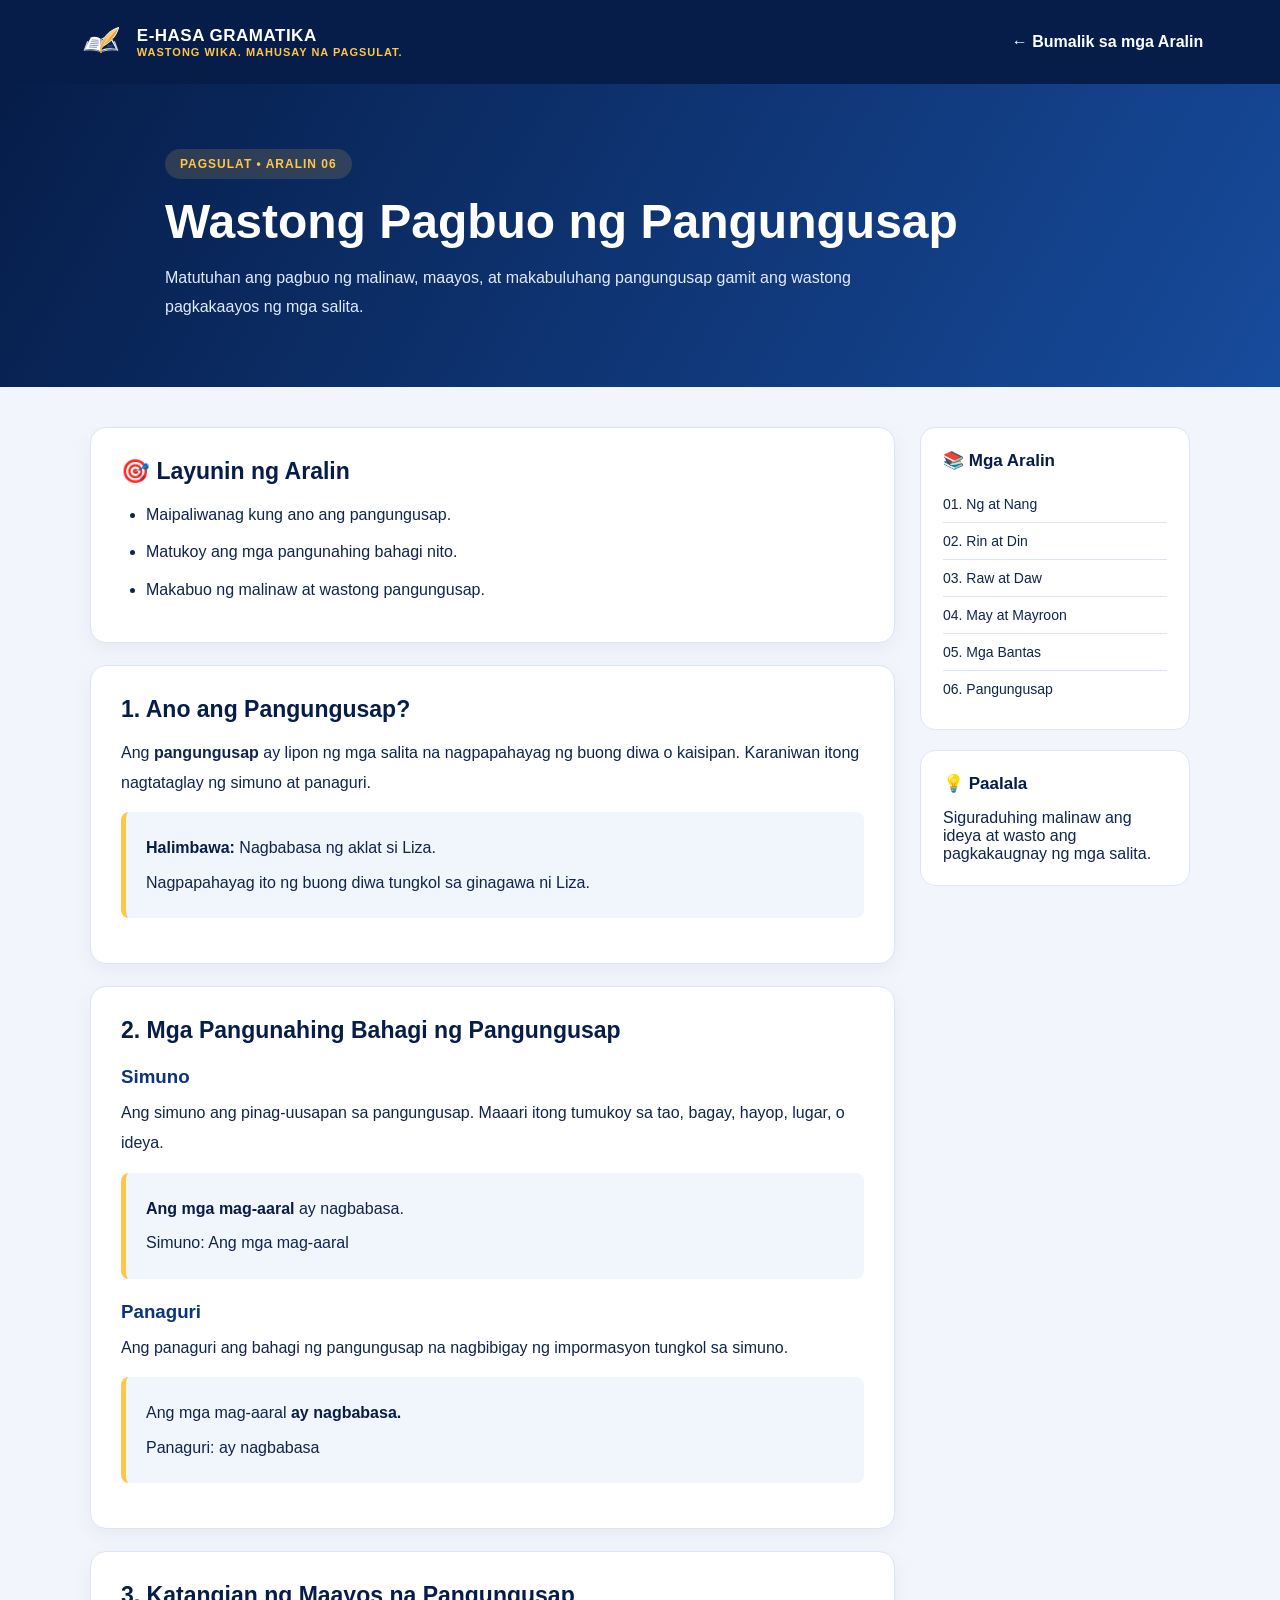
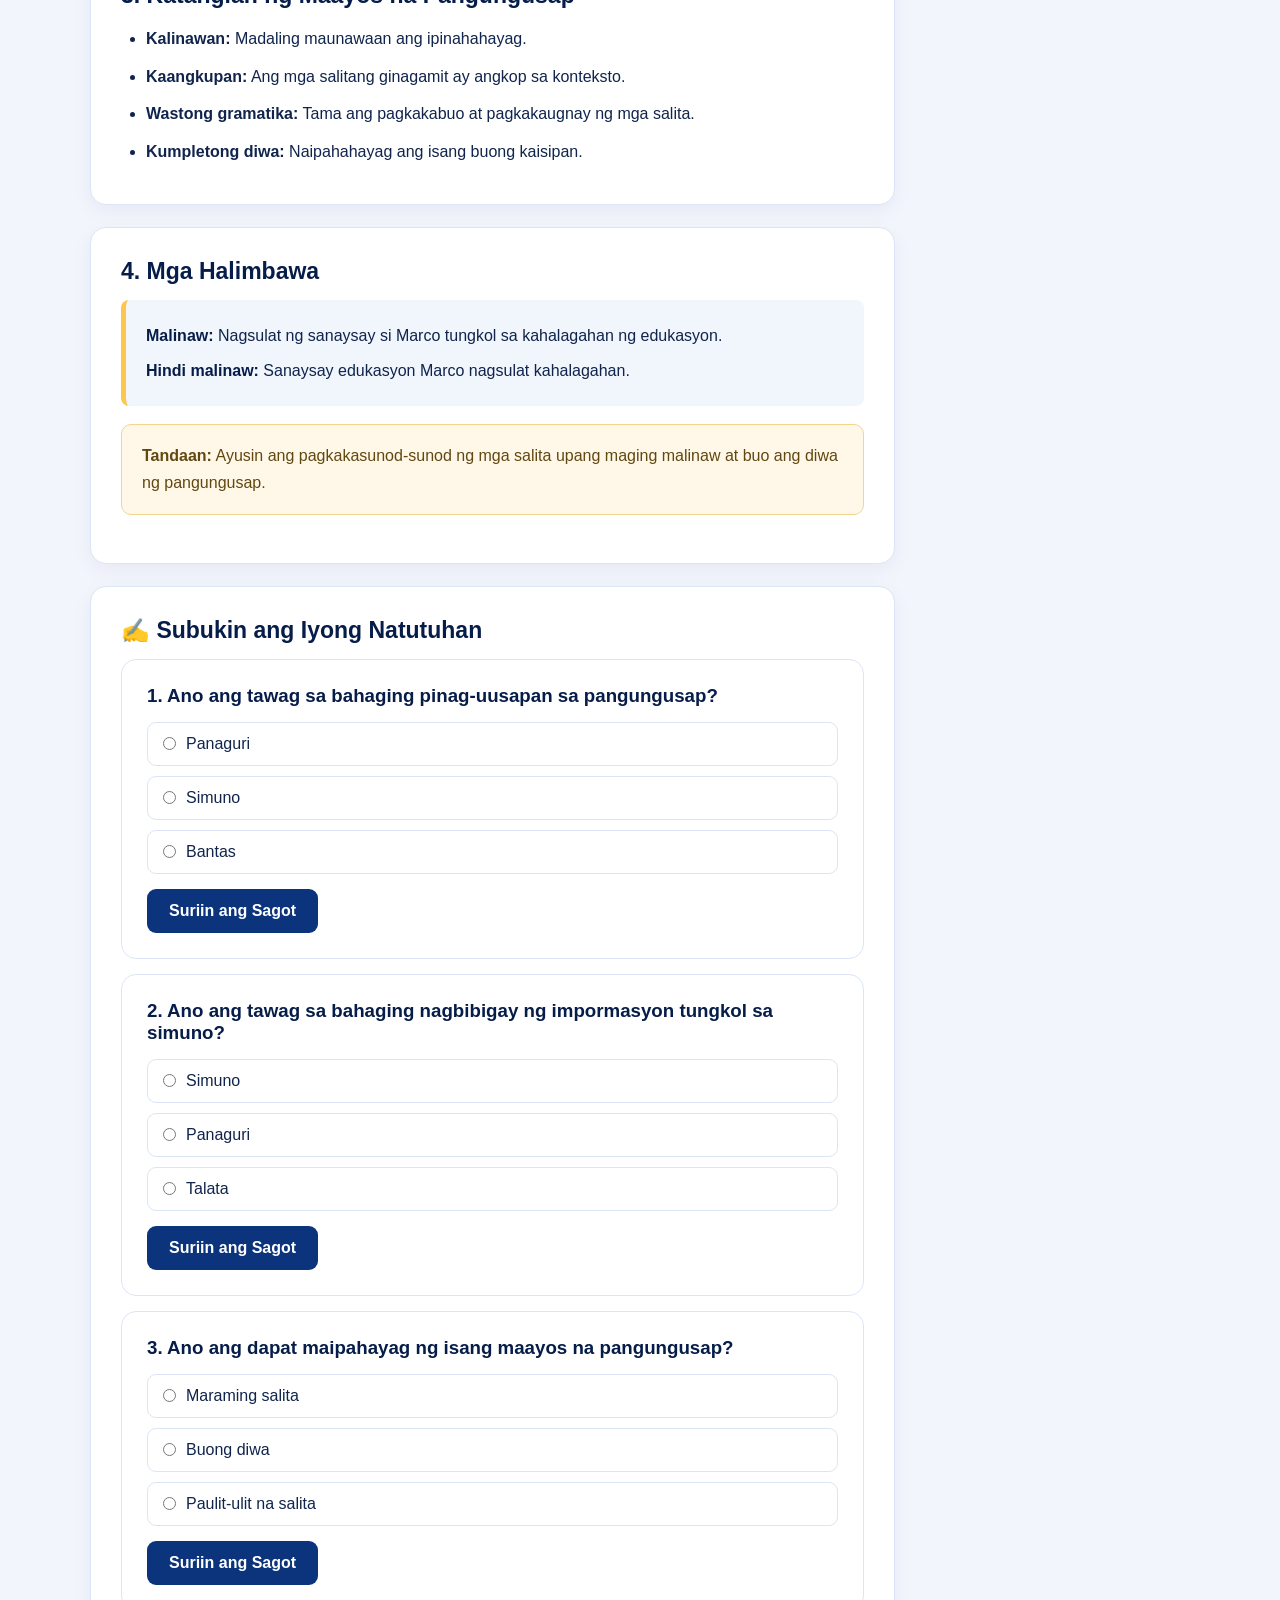
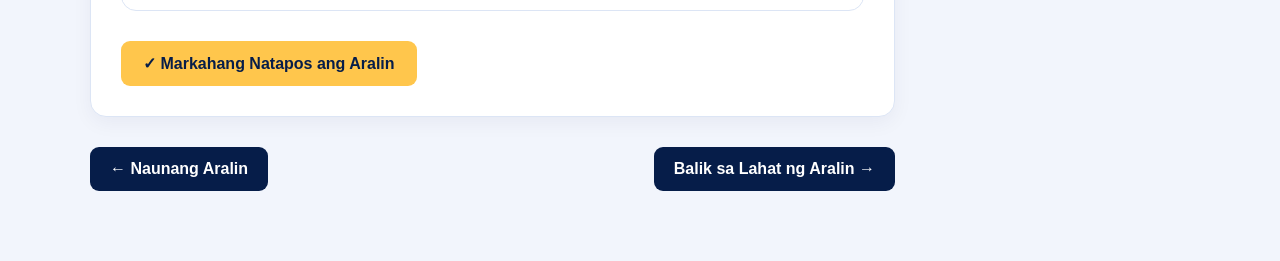
<file: lessons/pagbuo-ng-pangungusap.html>
<!DOCTYPE html>
<html lang="fil">
<head>
    <meta charset="UTF-8">
    <meta name="viewport" content="width=device-width, initial-scale=1.0">
    <title>Pagbuo ng Pangungusap | E-HASA GRAMATIKA</title>
    <link rel="stylesheet" href="../style.css">
    <link rel="stylesheet" href="../css/lessons.css">
</head>

<body class="lesson-page" data-lesson-id="pagbuo-ng-pangungusap">

<header class="lesson-header">
    <a href="../index.html" class="lesson-brand">
        <img src="../logo.svg" alt="E-HASA Logo">
        <div><span>E-HASA GRAMATIKA</span><small>WASTONG WIKA. MAHUSAY NA PAGSULAT.</small></div>
    </a>
    <a href="../index.html#aralin" class="lesson-back">← Bumalik sa mga Aralin</a>
</header>

<section class="lesson-hero">
    <div class="lesson-hero-content">
        <span class="lesson-category">PAGSULAT • ARALIN 06</span>
        <h1>Wastong Pagbuo ng Pangungusap</h1>
        <p>Matutuhan ang pagbuo ng malinaw, maayos, at makabuluhang pangungusap gamit ang wastong pagkakaayos ng mga salita.</p>
    </div>
</section>

<div class="lesson-layout">
<main class="lesson-main">

    <section class="lesson-card">
        <h2>🎯 Layunin ng Aralin</h2>
        <ul>
            <li>Maipaliwanag kung ano ang pangungusap.</li>
            <li>Matukoy ang mga pangunahing bahagi nito.</li>
            <li>Makabuo ng malinaw at wastong pangungusap.</li>
        </ul>
    </section>

    <section class="lesson-card">
        <h2>1. Ano ang Pangungusap?</h2>
        <p>Ang <strong>pangungusap</strong> ay lipon ng mga salita na nagpapahayag ng buong diwa o kaisipan. Karaniwan itong nagtataglay ng simuno at panaguri.</p>

        <div class="lesson-example">
            <p><strong>Halimbawa:</strong> Nagbabasa ng aklat si Liza.</p>
            <p>Nagpapahayag ito ng buong diwa tungkol sa ginagawa ni Liza.</p>
        </div>
    </section>

    <section class="lesson-card">
        <h2>2. Mga Pangunahing Bahagi ng Pangungusap</h2>

        <h3>Simuno</h3>
        <p>Ang simuno ang pinag-uusapan sa pangungusap. Maaari itong tumukoy sa tao, bagay, hayop, lugar, o ideya.</p>
        <div class="lesson-example">
            <p><strong>Ang mga mag-aaral</strong> ay nagbabasa.</p>
            <p>Simuno: Ang mga mag-aaral</p>
        </div>

        <h3>Panaguri</h3>
        <p>Ang panaguri ang bahagi ng pangungusap na nagbibigay ng impormasyon tungkol sa simuno.</p>
        <div class="lesson-example">
            <p>Ang mga mag-aaral <strong>ay nagbabasa.</strong></p>
            <p>Panaguri: ay nagbabasa</p>
        </div>
    </section>

    <section class="lesson-card">
        <h2>3. Katangian ng Maayos na Pangungusap</h2>
        <ul>
            <li><strong>Kalinawan:</strong> Madaling maunawaan ang ipinahahayag.</li>
            <li><strong>Kaangkupan:</strong> Ang mga salitang ginagamit ay angkop sa konteksto.</li>
            <li><strong>Wastong gramatika:</strong> Tama ang pagkakabuo at pagkakaugnay ng mga salita.</li>
            <li><strong>Kumpletong diwa:</strong> Naipahahayag ang isang buong kaisipan.</li>
        </ul>
    </section>

    <section class="lesson-card">
        <h2>4. Mga Halimbawa</h2>
        <div class="lesson-example">
            <p><strong>Malinaw:</strong> Nagsulat ng sanaysay si Marco tungkol sa kahalagahan ng edukasyon.</p>
            <p><strong>Hindi malinaw:</strong> Sanaysay edukasyon Marco nagsulat kahalagahan.</p>
        </div>
        <div class="lesson-note">
            <strong>Tandaan:</strong> Ayusin ang pagkakasunod-sunod ng mga salita upang maging malinaw at buo ang diwa ng pangungusap.
        </div>
    </section>

    <section class="lesson-card" id="pagsasanay">
        <h2>✍️ Subukin ang Iyong Natutuhan</h2>

        <div class="practice-question" data-answer="simuno">
            <h3>1. Ano ang tawag sa bahaging pinag-uusapan sa pangungusap?</h3>
            <div class="practice-options">
                <label class="practice-option"><input type="radio" name="q1" value="panaguri"> Panaguri</label>
                <label class="practice-option"><input type="radio" name="q1" value="simuno"> Simuno</label>
                <label class="practice-option"><input type="radio" name="q1" value="bantas"> Bantas</label>
            </div>
            <button class="check-answer-btn">Suriin ang Sagot</button>
            <div class="quiz-feedback"></div>
        </div>

        <div class="practice-question" data-answer="panaguri">
            <h3>2. Ano ang tawag sa bahaging nagbibigay ng impormasyon tungkol sa simuno?</h3>
            <div class="practice-options">
                <label class="practice-option"><input type="radio" name="q2" value="simuno"> Simuno</label>
                <label class="practice-option"><input type="radio" name="q2" value="panaguri"> Panaguri</label>
                <label class="practice-option"><input type="radio" name="q2" value="talata"> Talata</label>
            </div>
            <button class="check-answer-btn">Suriin ang Sagot</button>
            <div class="quiz-feedback"></div>
        </div>

        <div class="practice-question" data-answer="buong diwa">
            <h3>3. Ano ang dapat maipahayag ng isang maayos na pangungusap?</h3>
            <div class="practice-options">
                <label class="practice-option"><input type="radio" name="q3" value="maraming salita"> Maraming salita</label>
                <label class="practice-option"><input type="radio" name="q3" value="buong diwa"> Buong diwa</label>
                <label class="practice-option"><input type="radio" name="q3" value="paulit-ulit"> Paulit-ulit na salita</label>
            </div>
            <button class="check-answer-btn">Suriin ang Sagot</button>
            <div class="quiz-feedback"></div>
        </div>

        <button class="complete-lesson-btn" id="completeLessonBtn">✓ Markahang Natapos ang Aralin</button>
        <div class="lesson-complete-message" id="lessonCompleteMessage"></div>
    </section>

    <div class="lesson-navigation">
        <a href="bantas.html">← Naunang Aralin</a>
        <a href="../index.html#aralin">Balik sa Lahat ng Aralin →</a>
    </div>

</main>

<aside class="lesson-sidebar">
    <div class="sidebar-card">
        <h3>📚 Mga Aralin</h3>
        <a href="ng-at-nang.html">01. Ng at Nang</a>
        <a href="rin-at-din.html">02. Rin at Din</a>
        <a href="raw-at-daw.html">03. Raw at Daw</a>
        <a href="may-at-mayroon.html">04. May at Mayroon</a>
        <a href="bantas.html">05. Mga Bantas</a>
        <a href="pagbuo-ng-pangungusap.html">06. Pangungusap</a>
    </div>
    <div class="sidebar-card">
        <h3>💡 Paalala</h3>
        <p>Siguraduhing malinaw ang ideya at wasto ang pagkakaugnay ng mga salita.</p>
    </div>
</aside>
</div>

<script src="../js/lesson.js"></script>
</body>
</html>
</file>
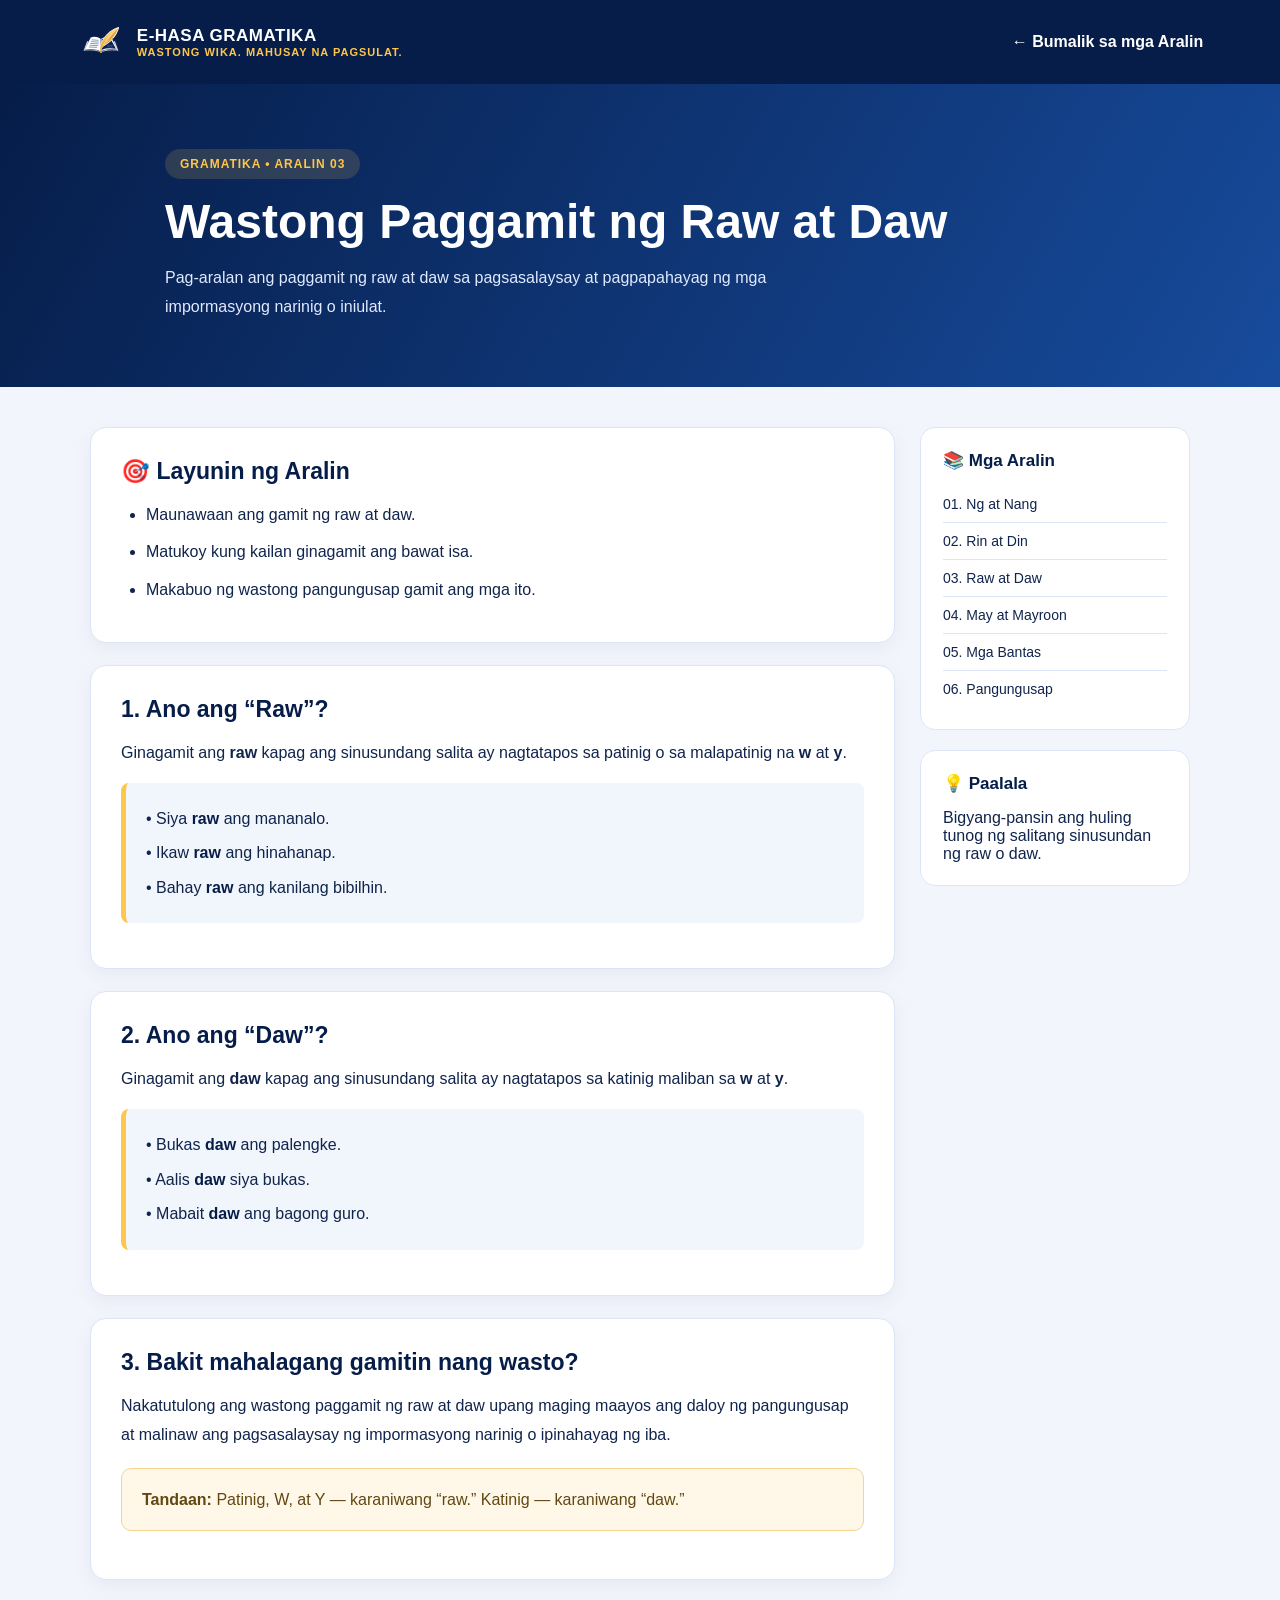
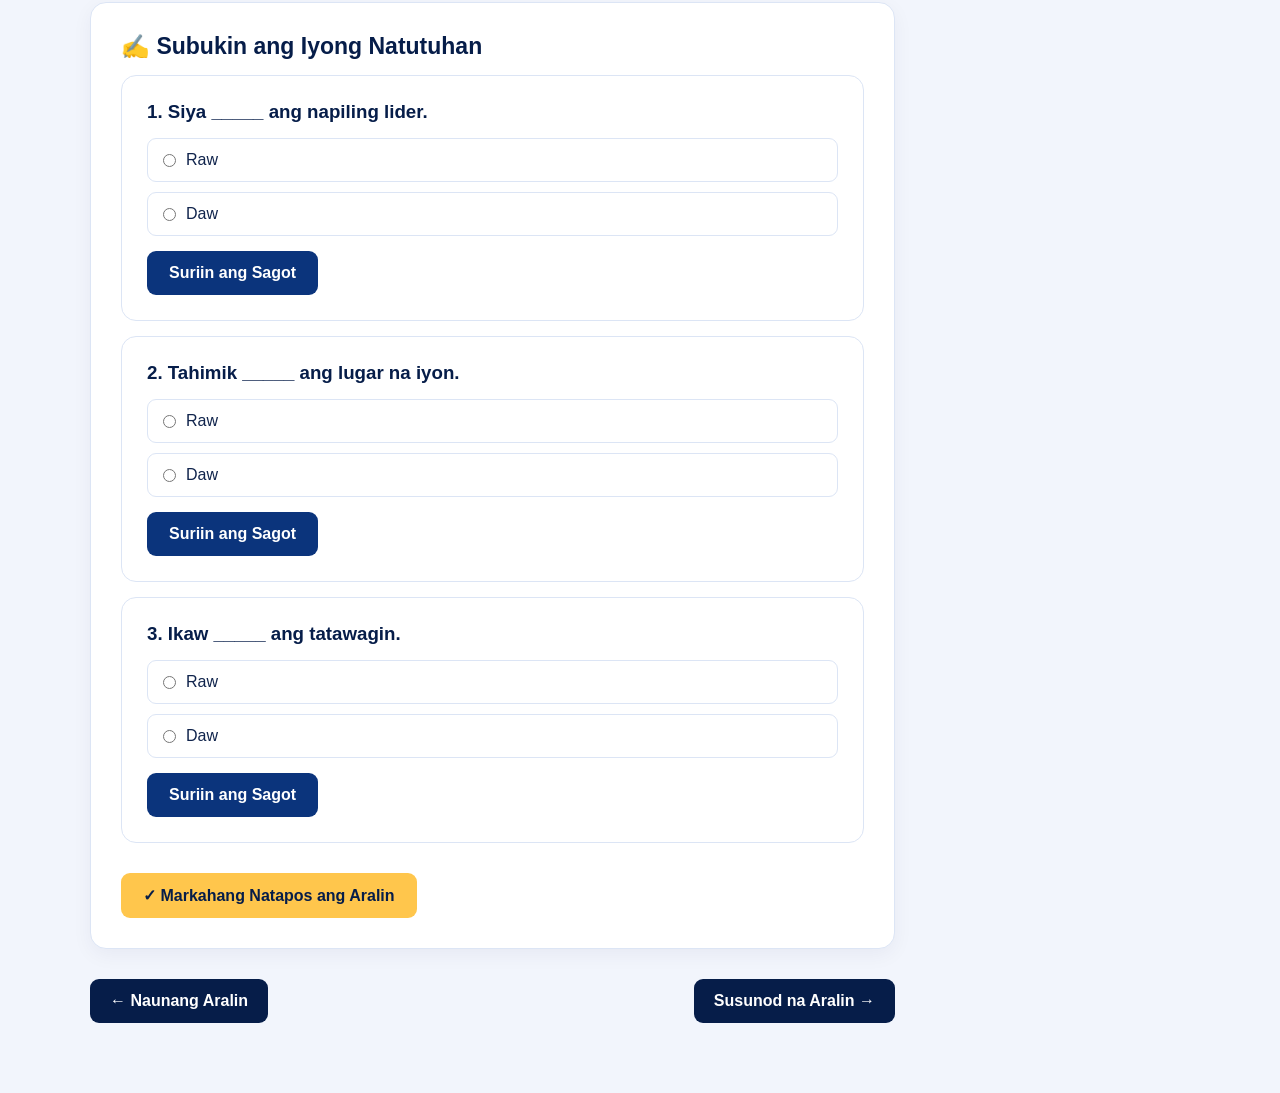
<file: lessons/raw-at-daw.html>
<!DOCTYPE html>
<html lang="fil">
<head>
    <meta charset="UTF-8">
    <meta name="viewport" content="width=device-width, initial-scale=1.0">
    <title>Raw at Daw | E-HASA GRAMATIKA</title>
    <link rel="stylesheet" href="../style.css">
    <link rel="stylesheet" href="../css/lessons.css">
</head>

<body class="lesson-page" data-lesson-id="raw-at-daw">

<header class="lesson-header">
    <a href="../index.html" class="lesson-brand">
        <img src="../logo.svg" alt="E-HASA Logo">
        <div><span>E-HASA GRAMATIKA</span><small>WASTONG WIKA. MAHUSAY NA PAGSULAT.</small></div>
    </a>
    <a href="../index.html#aralin" class="lesson-back">← Bumalik sa mga Aralin</a>
</header>

<section class="lesson-hero">
    <div class="lesson-hero-content">
        <span class="lesson-category">GRAMATIKA • ARALIN 03</span>
        <h1>Wastong Paggamit ng Raw at Daw</h1>
        <p>Pag-aralan ang paggamit ng raw at daw sa pagsasalaysay at pagpapahayag ng mga impormasyong narinig o iniulat.</p>
    </div>
</section>

<div class="lesson-layout">
<main class="lesson-main">

    <section class="lesson-card">
        <h2>🎯 Layunin ng Aralin</h2>
        <ul>
            <li>Maunawaan ang gamit ng raw at daw.</li>
            <li>Matukoy kung kailan ginagamit ang bawat isa.</li>
            <li>Makabuo ng wastong pangungusap gamit ang mga ito.</li>
        </ul>
    </section>

    <section class="lesson-card">
        <h2>1. Ano ang “Raw”?</h2>
        <p>Ginagamit ang <strong>raw</strong> kapag ang sinusundang salita ay nagtatapos sa patinig o sa malapatinig na <strong>w</strong> at <strong>y</strong>.</p>
        <div class="lesson-example">
            <p>• Siya <strong>raw</strong> ang mananalo.</p>
            <p>• Ikaw <strong>raw</strong> ang hinahanap.</p>
            <p>• Bahay <strong>raw</strong> ang kanilang bibilhin.</p>
        </div>
    </section>

    <section class="lesson-card">
        <h2>2. Ano ang “Daw”?</h2>
        <p>Ginagamit ang <strong>daw</strong> kapag ang sinusundang salita ay nagtatapos sa katinig maliban sa <strong>w</strong> at <strong>y</strong>.</p>
        <div class="lesson-example">
            <p>• Bukas <strong>daw</strong> ang palengke.</p>
            <p>• Aalis <strong>daw</strong> siya bukas.</p>
            <p>• Mabait <strong>daw</strong> ang bagong guro.</p>
        </div>
    </section>

    <section class="lesson-card">
        <h2>3. Bakit mahalagang gamitin nang wasto?</h2>
        <p>Nakatutulong ang wastong paggamit ng raw at daw upang maging maayos ang daloy ng pangungusap at malinaw ang pagsasalaysay ng impormasyong narinig o ipinahayag ng iba.</p>
        <div class="lesson-note">
            <strong>Tandaan:</strong> Patinig, W, at Y — karaniwang “raw.” Katinig — karaniwang “daw.”
        </div>
    </section>

    <section class="lesson-card" id="pagsasanay">
        <h2>✍️ Subukin ang Iyong Natutuhan</h2>

        <div class="practice-question" data-answer="raw">
            <h3>1. Siya _____ ang napiling lider.</h3>
            <div class="practice-options">
                <label class="practice-option"><input type="radio" name="q1" value="raw"> Raw</label>
                <label class="practice-option"><input type="radio" name="q1" value="daw"> Daw</label>
            </div>
            <button class="check-answer-btn">Suriin ang Sagot</button>
            <div class="quiz-feedback"></div>
        </div>

        <div class="practice-question" data-answer="daw">
            <h3>2. Tahimik _____ ang lugar na iyon.</h3>
            <div class="practice-options">
                <label class="practice-option"><input type="radio" name="q2" value="raw"> Raw</label>
                <label class="practice-option"><input type="radio" name="q2" value="daw"> Daw</label>
            </div>
            <button class="check-answer-btn">Suriin ang Sagot</button>
            <div class="quiz-feedback"></div>
        </div>

        <div class="practice-question" data-answer="raw">
            <h3>3. Ikaw _____ ang tatawagin.</h3>
            <div class="practice-options">
                <label class="practice-option"><input type="radio" name="q3" value="raw"> Raw</label>
                <label class="practice-option"><input type="radio" name="q3" value="daw"> Daw</label>
            </div>
            <button class="check-answer-btn">Suriin ang Sagot</button>
            <div class="quiz-feedback"></div>
        </div>

        <button class="complete-lesson-btn" id="completeLessonBtn">✓ Markahang Natapos ang Aralin</button>
        <div class="lesson-complete-message" id="lessonCompleteMessage"></div>
    </section>

    <div class="lesson-navigation">
        <a href="rin-at-din.html">← Naunang Aralin</a>
        <a href="may-at-mayroon.html">Susunod na Aralin →</a>
    </div>

</main>

<aside class="lesson-sidebar">
    <div class="sidebar-card">
        <h3>📚 Mga Aralin</h3>
        <a href="ng-at-nang.html">01. Ng at Nang</a>
        <a href="rin-at-din.html">02. Rin at Din</a>
        <a href="raw-at-daw.html">03. Raw at Daw</a>
        <a href="may-at-mayroon.html">04. May at Mayroon</a>
        <a href="bantas.html">05. Mga Bantas</a>
        <a href="pagbuo-ng-pangungusap.html">06. Pangungusap</a>
    </div>
    <div class="sidebar-card">
        <h3>💡 Paalala</h3>
        <p>Bigyang-pansin ang huling tunog ng salitang sinusundan ng raw o daw.</p>
    </div>
</aside>
</div>

<script src="../js/lesson.js"></script>
</body>
</html>
</file>
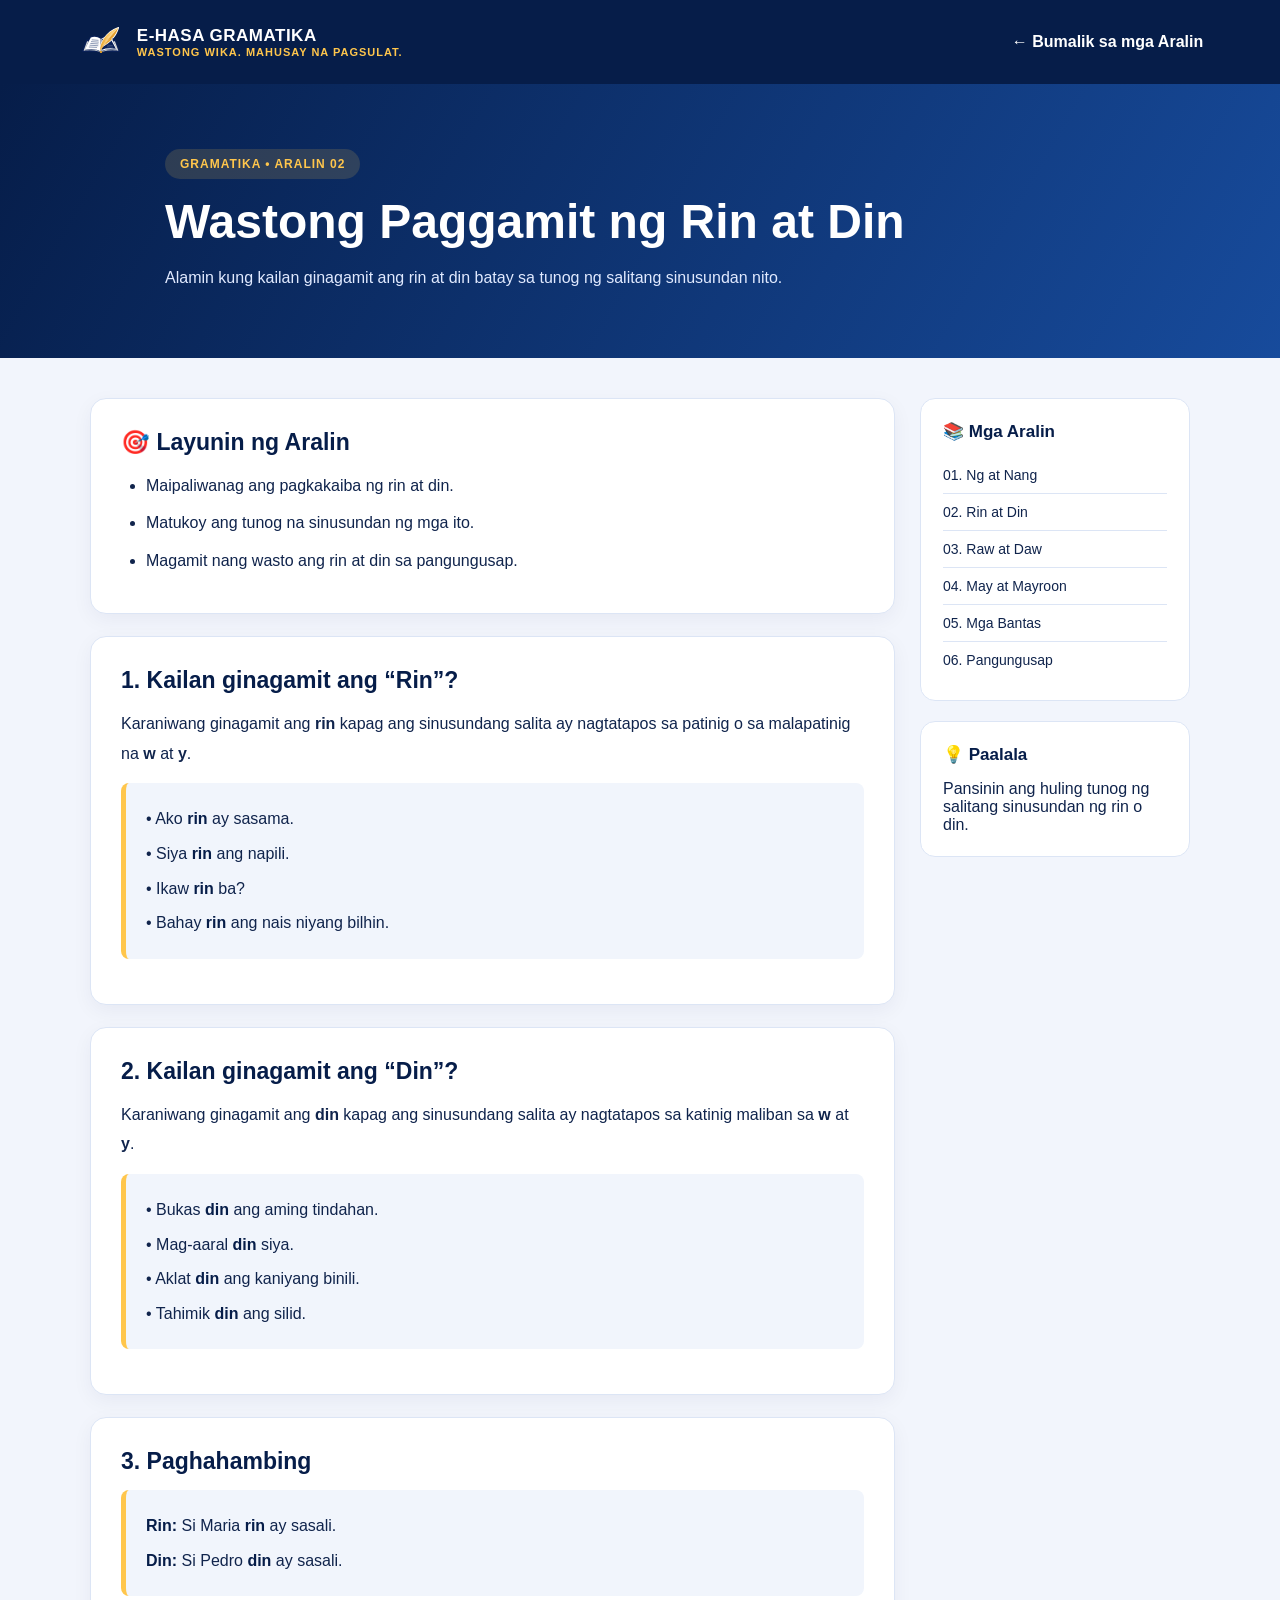
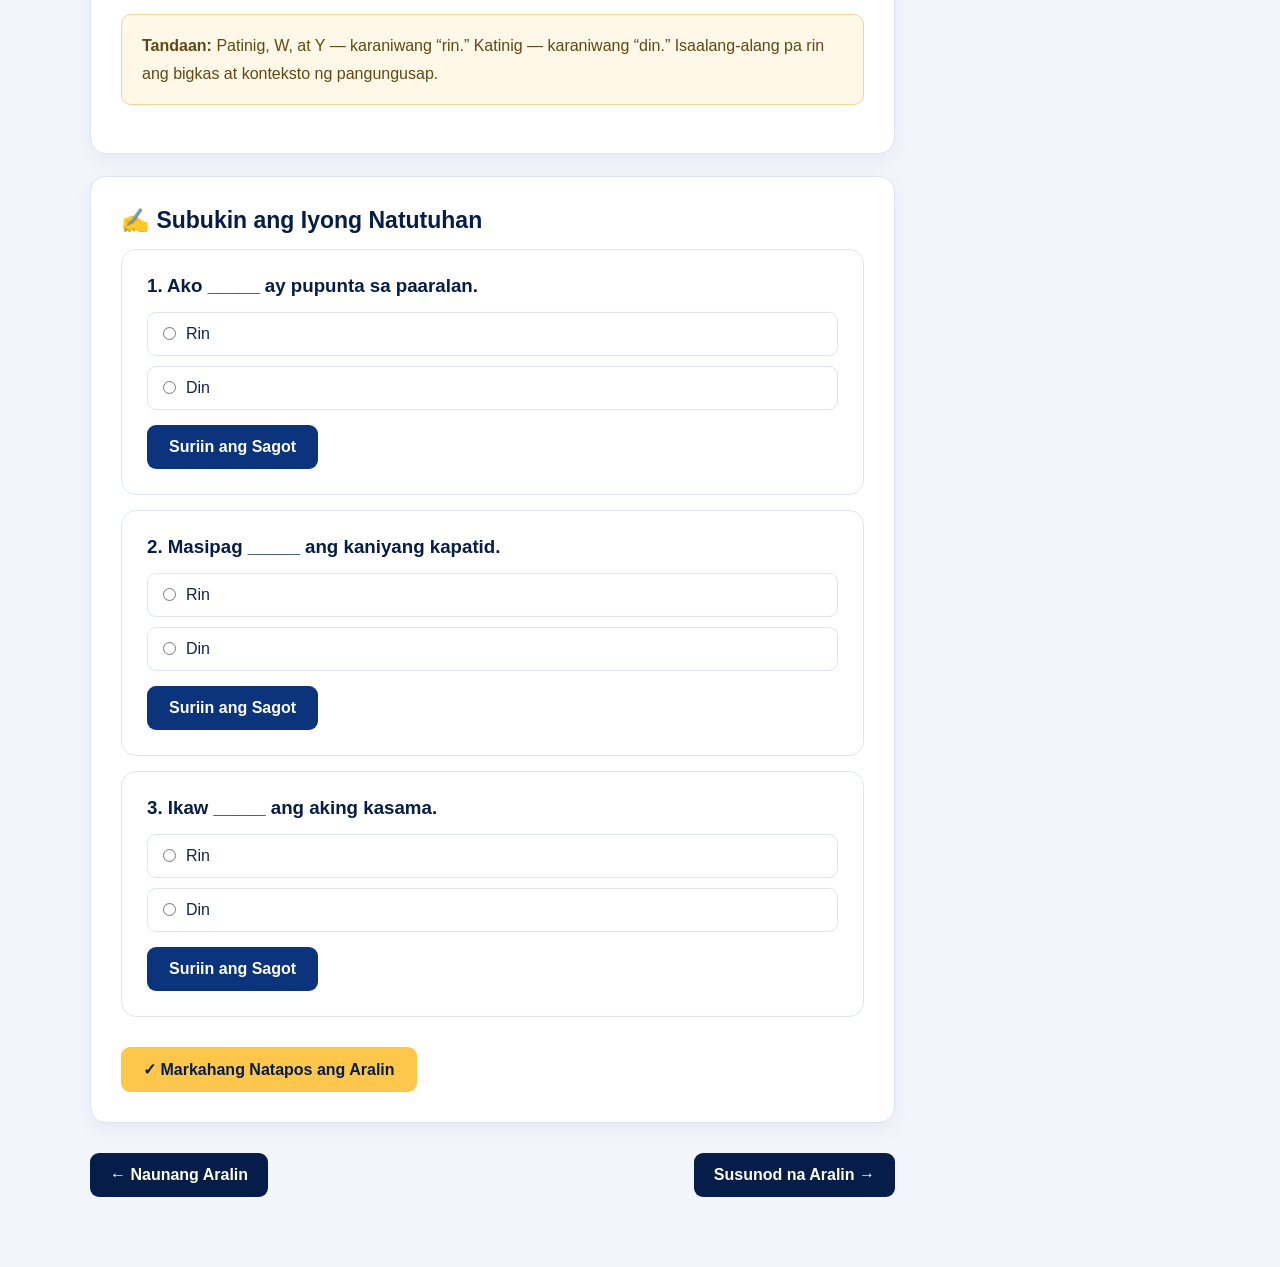
<file: lessons/rin-at-din.html>
<!DOCTYPE html>
<html lang="fil">
<head>
    <meta charset="UTF-8">
    <meta name="viewport" content="width=device-width, initial-scale=1.0">
    <title>Rin at Din | E-HASA GRAMATIKA</title>
    <link rel="stylesheet" href="../style.css">
    <link rel="stylesheet" href="../css/lessons.css">
</head>

<body class="lesson-page" data-lesson-id="rin-at-din">

<header class="lesson-header">
    <a href="../index.html" class="lesson-brand">
        <img src="../logo.svg" alt="E-HASA Logo">
        <div><span>E-HASA GRAMATIKA</span><small>WASTONG WIKA. MAHUSAY NA PAGSULAT.</small></div>
    </a>
    <a href="../index.html#aralin" class="lesson-back">← Bumalik sa mga Aralin</a>
</header>

<section class="lesson-hero">
    <div class="lesson-hero-content">
        <span class="lesson-category">GRAMATIKA • ARALIN 02</span>
        <h1>Wastong Paggamit ng Rin at Din</h1>
        <p>Alamin kung kailan ginagamit ang rin at din batay sa tunog ng salitang sinusundan nito.</p>
    </div>
</section>

<div class="lesson-layout">
<main class="lesson-main">

    <section class="lesson-card">
        <h2>🎯 Layunin ng Aralin</h2>
        <ul>
            <li>Maipaliwanag ang pagkakaiba ng rin at din.</li>
            <li>Matukoy ang tunog na sinusundan ng mga ito.</li>
            <li>Magamit nang wasto ang rin at din sa pangungusap.</li>
        </ul>
    </section>

    <section class="lesson-card">
        <h2>1. Kailan ginagamit ang “Rin”?</h2>
        <p>Karaniwang ginagamit ang <strong>rin</strong> kapag ang sinusundang salita ay nagtatapos sa patinig o sa malapatinig na <strong>w</strong> at <strong>y</strong>.</p>

        <div class="lesson-example">
            <p>• Ako <strong>rin</strong> ay sasama.</p>
            <p>• Siya <strong>rin</strong> ang napili.</p>
            <p>• Ikaw <strong>rin</strong> ba?</p>
            <p>• Bahay <strong>rin</strong> ang nais niyang bilhin.</p>
        </div>
    </section>

    <section class="lesson-card">
        <h2>2. Kailan ginagamit ang “Din”?</h2>
        <p>Karaniwang ginagamit ang <strong>din</strong> kapag ang sinusundang salita ay nagtatapos sa katinig maliban sa <strong>w</strong> at <strong>y</strong>.</p>

        <div class="lesson-example">
            <p>• Bukas <strong>din</strong> ang aming tindahan.</p>
            <p>• Mag-aaral <strong>din</strong> siya.</p>
            <p>• Aklat <strong>din</strong> ang kaniyang binili.</p>
            <p>• Tahimik <strong>din</strong> ang silid.</p>
        </div>
    </section>

    <section class="lesson-card">
        <h2>3. Paghahambing</h2>
        <div class="lesson-example">
            <p><strong>Rin:</strong> Si Maria <strong>rin</strong> ay sasali.</p>
            <p><strong>Din:</strong> Si Pedro <strong>din</strong> ay sasali.</p>
        </div>
        <div class="lesson-note">
            <strong>Tandaan:</strong> Patinig, W, at Y — karaniwang “rin.” Katinig — karaniwang “din.” Isaalang-alang pa rin ang bigkas at konteksto ng pangungusap.
        </div>
    </section>

    <section class="lesson-card" id="pagsasanay">
        <h2>✍️ Subukin ang Iyong Natutuhan</h2>

        <div class="practice-question" data-answer="rin">
            <h3>1. Ako _____ ay pupunta sa paaralan.</h3>
            <div class="practice-options">
                <label class="practice-option"><input type="radio" name="q1" value="rin"> Rin</label>
                <label class="practice-option"><input type="radio" name="q1" value="din"> Din</label>
            </div>
            <button class="check-answer-btn">Suriin ang Sagot</button>
            <div class="quiz-feedback"></div>
        </div>

        <div class="practice-question" data-answer="din">
            <h3>2. Masipag _____ ang kaniyang kapatid.</h3>
            <div class="practice-options">
                <label class="practice-option"><input type="radio" name="q2" value="rin"> Rin</label>
                <label class="practice-option"><input type="radio" name="q2" value="din"> Din</label>
            </div>
            <button class="check-answer-btn">Suriin ang Sagot</button>
            <div class="quiz-feedback"></div>
        </div>

        <div class="practice-question" data-answer="rin">
            <h3>3. Ikaw _____ ang aking kasama.</h3>
            <div class="practice-options">
                <label class="practice-option"><input type="radio" name="q3" value="rin"> Rin</label>
                <label class="practice-option"><input type="radio" name="q3" value="din"> Din</label>
            </div>
            <button class="check-answer-btn">Suriin ang Sagot</button>
            <div class="quiz-feedback"></div>
        </div>

        <button class="complete-lesson-btn" id="completeLessonBtn">✓ Markahang Natapos ang Aralin</button>
        <div class="lesson-complete-message" id="lessonCompleteMessage"></div>
    </section>

    <div class="lesson-navigation">
        <a href="ng-at-nang.html">← Naunang Aralin</a>
        <a href="raw-at-daw.html">Susunod na Aralin →</a>
    </div>

</main>

<aside class="lesson-sidebar">
    <div class="sidebar-card">
        <h3>📚 Mga Aralin</h3>
        <a href="ng-at-nang.html">01. Ng at Nang</a>
        <a href="rin-at-din.html">02. Rin at Din</a>
        <a href="raw-at-daw.html">03. Raw at Daw</a>
        <a href="may-at-mayroon.html">04. May at Mayroon</a>
        <a href="bantas.html">05. Mga Bantas</a>
        <a href="pagbuo-ng-pangungusap.html">06. Pangungusap</a>
    </div>
    <div class="sidebar-card">
        <h3>💡 Paalala</h3>
        <p>Pansinin ang huling tunog ng salitang sinusundan ng rin o din.</p>
    </div>
</aside>
</div>

<script src="../js/lesson.js"></script>
</body>
</html>
</file>
<file: style.css>
/* ==========================================
   E-HASA GRAMATIKA
   COMPLETE WEBSITE STYLESHEET
   Navy Blue | Royal Blue | Gold | White
========================================== */


/* GLOBAL SETTINGS */

:root {
    --navy: #061d49;
    --blue: #0b347c;
    --royal: #174b9c;
    --gold: #ffc64c;
    --gold-dark: #e8ad2d;
    --white: #ffffff;
    --background: #f2f5fc;
    --text: #10244c;
    --muted: #65738d;
    --border: #dce5f5;
    --card: #ffffff;
}

* {
    margin: 0;
    padding: 0;
    box-sizing: border-box;
    font-family: 'Nunito Sans', sans-serif;
}

html {
    scroll-behavior: smooth;
    scroll-padding-top: 110px;
}

body {
    background: var(--background);
    color: var(--text);
    overflow-x: hidden;
    transition: background .3s, color .3s;
}

a {
    -webkit-tap-highlight-color: transparent;
}

button,
input {
    font: inherit;
}


/* ==========================================
   HEADER
========================================== */

.header {
    width: 100%;
    min-height: 128px;
    background: var(--white);
    padding: 15px 4.8%;

    display: flex;
    justify-content: space-between;
    align-items: center;
    gap: 25px;

    box-shadow: 0 3px 15px rgba(0,0,0,.05);

    position: sticky;
    top: 0;
    z-index: 1000;
}


/* LOGO */

.logo {
    display: flex;
    align-items: center;
    gap: 15px;

    text-decoration: none;
    color: var(--navy);

    flex-shrink: 0;
}

.logo img {
    width: 135px;
    height: 80px;
    object-fit: contain;
}

.logo h2 {
    font-size: 30px;
    font-weight: 600;
    line-height: 1.05;
}

.logo strong {
    display: block;
    font-size: 23px;
    font-weight: 900;
}


/* NAVIGATION */

.navbar {
    display: flex;
    align-items: center;
    justify-content: center;
    gap: 12px;
}

.navbar a {
    color: var(--navy);
    text-decoration: none;

    font-size: 16px;
    font-weight: 900;

    padding: 15px 20px;
    border-radius: 35px;

    transition: .3s;
    white-space: nowrap;
}

.navbar a:hover,
.navbar a.active {
    background: var(--navy);
    color: white;
}


/* HEADER RIGHT */

.header-right {
    display: flex;
    align-items: center;
    gap: 13px;
    flex-shrink: 0;
}

.profile-link {
    color: var(--navy);
    text-decoration: none;
    font-weight: 900;
    white-space: nowrap;
}

.header-right input {
    width: 215px;
    height: 49px;

    border: none;
    outline: none;

    padding: 0 20px;
    border-radius: 30px;

    background: #edf2ff;
    color: var(--navy);

    font-size: 14px;
}

.header-right input:focus {
    box-shadow: 0 0 0 2px var(--gold);
}

.theme-btn {
    width: 85px;
    height: 50px;

    border: none;
    border-radius: 50%;

    background: var(--navy);
    color: white;

    font-size: 25px;
    cursor: pointer;

    transition: .3s;
}

.theme-btn:hover {
    background: var(--royal);
    transform: rotate(15deg);
}

/* ==============================
   HERO SECTION
============================== */

.hero {
    width: 100%;
    min-height: 520px;

    background-image: url("eagle-bg.jpg");
    background-size: cover;
    background-position: center;
    background-repeat: no-repeat;

    display: flex;
    align-items: center;

    padding: 60px 7%;
    position: relative;
    overflow: hidden;

    color: #ffffff;
}

/* HERO CONTENT */

.hero-content {
    width: 55%;
    max-width: 650px;
    position: relative;
    z-index: 2;
}

.hero-tag {
    display: inline-block;
    color: #f4c542;
    font-size: 13px;
    font-weight: 700;
    letter-spacing: 2px;
    margin-bottom: 18px;
}

.hero-content h1 {
    font-size: clamp(35px, 4.5vw, 58px);
    line-height: 1.15;
    font-weight: 800;
    margin-bottom: 22px;
    color: #ffffff;
}

.hero-content h1 span {
    display: block;
    color: #f4c542;
}

.hero-content p {
    font-size: 16px;
    line-height: 1.8;
    color: #e1e8f5;
    max-width: 520px;
    margin-bottom: 30px;
}

/* HERO BUTTONS */

.hero-buttons {
    display: flex;
    align-items: center;
    flex-wrap: wrap;
    gap: 14px;
}

.btn-primary,
.btn-secondary {
    display: inline-block;
    text-decoration: none;
    padding: 14px 25px;
    border-radius: 8px;
    font-size: 14px;
    font-weight: 700;
    transition: 0.3s ease;
}

.btn-primary {
    background: #f4c542;
    color: #071b42;
}

.btn-primary:hover {
    background: #ffffff;
    transform: translateY(-3px);
}

.btn-secondary {
    border: 1px solid #ffffff;
    color: #ffffff;
}

.btn-secondary:hover {
    background: #ffffff;
    color: #071b42;
    transform: translateY(-3px);
}

/* RESPONSIVE DESIGN */

@media (max-width: 760px) {
    .hero {
        min-height: 550px;
        padding: 45px 7%;
        background-position: 65% center;
    }

    .hero-content {
        width: 100%;
    }

    .hero-content h1 {
        font-size: 38px;
    }

    .hero-content p {
        font-size: 14px;
    }

    .hero-buttons {
        gap: 10px;
    }
}

@media (max-width: 480px) {
    .hero {
        min-height: 500px;
        background-position: 65% center;
    }

    .hero-content h1 {
        font-size: 32px;
    }

    .btn-primary,
    .btn-secondary {
        padding: 12px 18px;
        font-size: 12px;
    }
}

.gold-button{
    display: inline-flex;
    align-items: center;

    background: var(--gold);
    color: var(--navy);

    padding: 12px 26px;
    border-radius: 30px;

    text-decoration: none;

    font-size: 13px;
    font-weight: 900;

    transition: .3s;
}

.gold-button:hover {
    background: #ffdb80;
    transform: translateY(-4px);

    box-shadow: 0 8px 20px rgba(0,0,0,.15);

    padding: 13px 28px;
    
}

/* MOBILE */

@media (max-width: 760px) {
    .hero {
        min-height: 750px;
    }

    .hero-image {
        width: 100%;
        height: 330px;
        right: 0;
    }

    .eagle-img {
        width: 115%;
        height: 115%;
    }
}

/* FLOATING WORDS */

.word {
    position: absolute;

    font-size: 29px;
    font-weight: 900;
    font-style: italic;

    color: rgba(255,255,255,.30);

    z-index: 1;
    pointer-events: none;
}

.word1 {
    top: 17%;
    left: 0;
}

.word2 {
    bottom: 12%;
    left: 5%;
}

.word3 {
    top: 17%;
    right: 4%;
}

.word4 {
    bottom: 15%;
    right: 0;
}


/* ==========================================
   QUICK MENU
========================================== */

.quick-menu {
    width: 94%;

    margin: -28px auto 40px;

    background: var(--card);

    border-radius: 20px;
    padding: 22px 12px;

    display: grid;
    grid-template-columns: repeat(5, 1fr);

    position: relative;
    z-index: 5;

    box-shadow: 0 10px 30px rgba(0,0,0,.08);
}

.quick-item {
    min-width: 0;

    display: flex;
    align-items: center;
    justify-content: center;

    gap: 14px;
    padding: 12px;

    border-right: 1px solid var(--border);

    text-decoration: none;

    transition: .3s;
}

.quick-item:last-child {
    border-right: none;
}

.quick-item:hover {
    transform: translateY(-4px);
}

.quick-item > span {
    font-size: 37px;
    flex-shrink: 0;
}

.quick-item h3 {
    color: var(--navy);
    font-size: 16px;
    font-weight: 900;
}

.quick-item p {
    color: var(--muted);
    font-size: 12px;
    line-height: 1.5;
    margin-top: 3px;
}


/* ==========================================
   DASHBOARD
========================================== */

.dashboard {
    width: 94%;

    margin: 0 auto 50px;

    display: grid;
    grid-template-columns: 1.05fr 1.05fr .9fr;

    gap: 22px;
}

.card {
    background: var(--card);

    border-radius: 17px;
    overflow: hidden;

    box-shadow: 0 6px 22px rgba(0,0,0,.055);

    min-width: 0;
}


/* CARD HEADER */

.card-header {
    min-height: 55px;

    background: var(--navy);
    color: white;

    padding: 14px 18px;

    display: flex;
    justify-content: center;
    align-items: center;

    gap: 10px;
}

.card-header h3 {
    font-size: 16px;
    font-weight: 900;
}

.card-header a {
    color: white;
    font-size: 12px;
    font-weight: 700;
    text-decoration: none;
    white-space: nowrap;
}

.card-header-1{
     min-height: 55px;

    background: var(--navy);
    color: white;

    padding: 14px 18px;

    display: flex;
    justify-content: space-between;
    align-items: center;

    gap: 10px;
}
.card-header-1 a {
    color: white;
    font-size: 12px;
    font-weight: 700;
    text-decoration: none;
    white-space: nowrap;
}
/* ==========================================
   LESSON LIST
========================================== */

.lesson-list {
    padding: 13px;
}

.lesson-list a {
    min-height: 42px;

    display: flex;
    justify-content: space-between;
    align-items: center;

    gap: 8px;

    background: #f5f7fd;

    padding: 11px 12px;
    margin-bottom: 6px;

    border-radius: 9px;

    color: var(--text);
    text-decoration: none;

    font-size: 13px;
    font-weight: 800;

    transition: .3s;
}

.lesson-list a:hover {
    background: #e3ebff;
    color: var(--royal);

    transform: translateX(4px);
}

.lesson-list a span {
    font-size: 21px;
}



/* ==========================================
   CHALLENGE
========================================== */

.challenge {
    text-align: center;
}

.challenge .card-header {
    display: flex;
    align-items: center;
    justify-content: center;
    text-align: center;
    gap: 5px;
}

.challenge-content {
    min-height: 220px;
    padding: 22px;

    display: flex;
    flex-direction: column;
    align-items: center;
    justify-content: center;

    text-align: center;
    gap: 17px;
}

.brain {
    font-size: 75px;
    flex-shrink: 0;
}

.challenge-text {
    width: 100%;
    display: flex;
    flex-direction: column;
    align-items: center;
    text-align: center;
}

.challenge-text h3 {
    width: 100%;
    font-size: 16px;
    line-height: 1.45;
    text-align: center;
    margin-bottom: 10px;
}

.challenge-text p {
    width: 100%;
    font-size: 13px;
    line-height: 1.6;
    color: var(--muted);
    text-align: center;
    margin-bottom: 15px;
}

/* BLUE BUTTON */

.blue-button {
    display: inline-flex;
    align-items: center;
    justify-content: center;

    background: #123f91;
    color: white;

    padding: 11px 18px;
    border-radius: 30px;

    text-decoration: none;

    font-size: 13px;
    font-weight: 900;

    transition: .3s;
}

.blue-button:hover {
    background: #1b55b5;
    transform: translateY(-3px);
}



/* ==========================================
   PROGRESS
========================================== */

.progress-content {
    min-height: 150px;

    display: flex;
    flex-direction: column;
    align-items: center;

    gap: 16px;
    padding: 20px;
}


/* CIRCLE */

.progress-circle {
    width: 100px;
    height: 100px;

    border-radius: 50%;

    background: conic-gradient(
        var(--gold) 75%,
        #dce5f5 75%
    );

    display: flex;  
    align-items: center;
    justify-content: center;

    position: relative;
    flex-shrink: 0;
}

.progress-circle::before {
    content: "";

    position: absolute;

    width: 78px;
    height: 78px;

    border-radius: 50%;
    background: var(--card);
}

.progress-circle span {
    position: relative;

    font-size: 23px;
    font-weight: 900;

    color: var(--navy);
}


/* PROGRESS DETAILS */

.progress-info {
    flex: 1;
    min-width: 0;
}

.progress-info h3 {
    font-size: 15px;
    font-weight: 900;
}

.progress-info p {
    color: var(--muted);
    font-size: 13px;

    margin: 6px 0;
}

.progress-bar {
    width: 100%;
    height: 10px;

    background: #e5ebf7;

    border-radius: 20px;
    overflow: hidden;
}

.progress-bar div {
    width: 75%;
    height: 100%;

    background: var(--gold);
    border-radius: 20px;
}


/* CONGRATULATIONS */

.congrats {
    background: #fff0c9;
    color: #684c13;

    padding: 12px;
    margin: 0 14px 14px;

    border-radius: 10px;

    font-size: 12px;
    line-height: 1.6;
}


/* ==========================================
   LEARNING SECTION
========================================== */

.learning-section {
    background: linear-gradient(
        110deg,
        var(--navy),
        var(--blue)
    );

    color: white;

    padding: 60px 7%;

    display: flex;
    align-items: center;
    justify-content: space-between;

    gap: 30px;
}

.learning-content {
    max-width: 800px;
}

.section-label {
    color: var(--gold);

    font-size: 12px;
    font-weight: 900;

    letter-spacing: 2px;
}

.learning-section h2 {
    font-size: 34px;
    margin: 12px 0;
}

.learning-section p:not(.section-label) {
    color: #dce6ff;

    max-width: 700px;

    font-size: 15px;
    line-height: 1.8;
}


/* ==========================================
   REMINDERS
========================================== */

.reminders {
    width: 90%;

    margin: 65px auto;
}

.section-title {
    text-align: center;
    margin-bottom: 35px;
}

.section-title h2 {
    color: var(--navy);

    font-size: 32px;
    font-weight: 900;

    margin: 8px 0;
}

.section-title > p:last-child {
    color: var(--muted);
    font-size: 14px;
}


/* REMINDER GRID */

.reminder-container {
    display: grid;
    grid-template-columns: repeat(3, 1fr);

    gap: 22px;
}

.reminder-card {
    background: var(--card);

    padding: 28px;

    border-radius: 16px;
    border: 1px solid var(--border);

    box-shadow: 0 6px 20px rgba(0,0,0,.045);

    transition: .3s;
    scroll-margin-top: 120px;
}

.reminder-card:hover {
    transform: translateY(-6px);

    box-shadow: 0 12px 25px rgba(0,0,0,.09);
}

.reminder-card span {
    display: inline-flex;

    color: #b98313;
    font-size: 15px;
    font-weight: 900;

    background: #fff0c9;

    padding: 7px 12px;
    border-radius: 8px;
}

.reminder-card h3 {
    color: var(--navy);

    font-size: 20px;
    font-weight: 900;

    margin: 15px 0 10px;
}

.reminder-card p {
    color: var(--muted);

    font-size: 14px;
    line-height: 1.8;
}


/* REMOVE UNDERLINE SA REMINDER CARDS */
.reminder-card,
.reminder-card:hover,
.reminder-card:focus,
.reminder-card:visited {
    text-decoration: none;
}



/* MAGKATABI ANG NUMBER AT TITLE */
.reminder-card {
    display: flex;
    flex-wrap: wrap;
    align-items: center;
    gap: 10px;
}

.reminder-card span {
    flex-shrink: 0;
}

.reminder-card h3 {
    margin: 0;
}

.reminder-card p {
    flex-basis: 100%;
    margin-top: 8px;
}


/* ==========================================
   ABOUT SECTION
========================================== */

.about-section {
    background: #e8eefb;

    padding: 55px 8%;

    display: flex;
    align-items: center;
    justify-content: center;

    gap: 50px;
}

.about-logo img {
    width: 220px;
    height: 180px;
    object-fit: contain;
}

.about-content {
    max-width: 650px;
}

.about-content h2 {
    color: var(--navy);

    font-size: 30px;
    font-weight: 900;

    margin: 12px 0;
}

.about-content > p:last-child {
    color: #536582;

    font-size: 15px;
    line-height: 1.9;
}


/* ==========================================
   FOOTER
========================================== */

.footer {
    background: var(--navy);
    color: white;

    padding: 35px 5% 20px;

    display: flex;
    justify-content: space-between;
    align-items: center;

    flex-wrap: wrap;
    gap: 20px;
}


/* FOOTER BRAND */

.footer-brand {
    display: flex;
    align-items: center;
    gap: 12px;

    font-size: 18px;
    font-weight: 900;
}

.footer-brand img {
    width: 75px;
    height: 60px;
    object-fit: contain;
}

.footer > p {
    font-size: 13px;
    font-style: italic;
    color: #dce6ff;
    text-align: center;
}


/* FOOTER LINKS */

.footer-links {
    display: flex;
    align-items: center;
    flex-wrap: wrap;

    gap: 17px;
}

.footer-links a {
    color: white;

    font-size: 13px;
    font-weight: 700;

    text-decoration: none;
    transition: .3s;
}

.footer-links a:hover {
    color: var(--gold);
}

.copyright {
    width: 100%;

    text-align: center;

    border-top: 1px solid rgba(255,255,255,.15);

    padding-top: 18px;
    margin-top: 8px;

    font-size: 12px;
    color: #c5d1e8;
}


/* ==========================================
   DARK MODE
========================================== */

body.dark-mode {
    --background: #101b30;
    --card: #182844;
    --text: #e8efff;
    --muted: #b1bfd8;
    --border: #30425e;

    background: var(--background);
    color: var(--text);
}

.dark-mode .header {
    background: #182844;
}

.dark-mode .logo,
.dark-mode .navbar a,
.dark-mode .profile-link {
    color: white;
}

.dark-mode .navbar a:hover,
.dark-mode .navbar a.active {
    background: var(--gold);
    color: var(--navy);
}

.dark-mode .header-right input {
    background: #263957;
    color: white;
}

.dark-mode .theme-btn {
    background: var(--gold);
    color: var(--navy);
}

.dark-mode .quick-menu {
    background: var(--card);
}

.dark-mode .quick-item h3,
.dark-mode .reminder-card h3,
.dark-mode .section-title h2,
.dark-mode .about-content h2 {
    color: white;
}

.dark-mode .quick-item {
    border-color: var(--border);
}

.dark-mode .lesson-list a {
    background: #263957;
    color: white;
}

.dark-mode .lesson-list a:hover {
    background: #344b70;
}

.dark-mode .progress-circle::before {
    background: var(--card);
}

.dark-mode .progress-circle span {
    color: white;
}

.dark-mode .about-section {
    background: #182844;
}

.dark-mode .about-content > p:last-child {
    color: #b1bfd8;
}


/* ==========================================
   TABLET RESPONSIVE
========================================== */

@media (max-width: 1250px) {

    .header {
        flex-wrap: wrap;
        justify-content: space-between;

        min-height: auto;
        padding: 15px 4%;
    }

    .navbar {
        order: 3;
        width: 100%;
    }

    .dashboard {
        grid-template-columns: repeat(2, 1fr);
    }

    .progress {
        grid-column: 1 / -1;
    }

    .hero-image {
        width: 45%;
    }

    .hero h1 {
        font-size: 58px;
    }

    .quick-item {
        gap: 8px;
    }

}


/* ==========================================
   MOBILE RESPONSIVE
========================================== */

@media (max-width: 760px) {

    /* HEADER */

    .header {
        padding: 12px 5%;
        gap: 15px;
    }

    .logo img {
        width: 85px;
        height: 60px;
    }

    .logo h2 {
        font-size: 22px;
    }

    .logo strong {
        font-size: 17px;
    }

    .navbar {
        order: 2;

        display: flex;
        justify-content: center;
        flex-wrap: wrap;

        gap: 5px;
    }

    .navbar a {
        font-size: 12px;
        padding: 9px 12px;
    }

    .header-right {
        width: 100%;
        justify-content: space-between;
        gap: 8px;
    }

    .header-right input {
        width: 55%;
        height: 43px;
        font-size: 12px;
    }

    .theme-btn {
        width: 43px;
        height: 43px;
        font-size: 20px;
    }


    /* HERO */

    .hero {
        min-height: auto;

        flex-direction: column;
        align-items: flex-start;

        padding: 45px 7% 20px;
    }

    .hero-content {
        width: 100%;
    }

    .tagline {
        font-size: 11px;
    }

    .hero h1 {
        font-size: 48px;
    }

    .hero-content h3 {
        font-size: 18px;
    }

    .description {
        font-size: 14px;
    }

    .hero-image {
        width: 100%;
        height: 300px;
        align-self: center;
    }

    .eagle-img {
        width: 100%;
        height: 100%;
        object-fit: contain;
    }


    /* QUICK MENU */

    .quick-menu {
        width: 92%;
        margin-top: -10px;

        grid-template-columns: repeat(2, 1fr);
        padding: 12px;
    }

    .quick-item {
        justify-content: flex-start;

        border-right: none;
        border-bottom: 1px solid var(--border);

        padding: 13px 8px;
    }

    .quick-item:last-child {
        grid-column: 1 / -1;
        border-bottom: none;
    }

    .quick-item > span {
        font-size: 28px;
    }

    .quick-item h3 {
        font-size: 14px;
    }

    .quick-item p {
        font-size: 11px;
    }


    /* DASHBOARD */

    .dashboard {
        width: 92%;
        grid-template-columns: 1fr;
        gap: 18px;
    }

    .progress {
        grid-column: auto;
    }


    /* LEARNING */

    .learning-section {
        flex-direction: column;
        align-items: flex-start;

        padding: 40px 7%;
    }

    .learning-section h2 {
        font-size: 27px;
    }


    /* REMINDERS */

    .reminders {
        width: 90%;
        margin: 45px auto;
    }

    .reminder-container {
        grid-template-columns: 1fr;
    }

    .section-title h2 {
        font-size: 27px;
    }


    /* ABOUT */

    .about-section {
        flex-direction: column;
        text-align: center;

        padding: 40px 7%;
        gap: 20px;
    }

    .about-logo img {
        width: 150px;
        height: 120px;
    }

    .about-content h2 {
        font-size: 25px;
    }


    /* FOOTER */

    .footer {
        flex-direction: column;
        text-align: center;

        padding: 30px 5%;
    }

    .footer-links {
        justify-content: center;
    }

}


/* ==========================================
   SMALL MOBILE
========================================== */

@media (max-width: 390px) {

    .hero h1 {
        font-size: 39px;
    }

    .hero-image {
        height: 230px;
    }

    .challenge-content {
        flex-direction: column;
        align-items: flex-start;
    }

    .progress-content {
        flex-wrap: wrap;
    }

    .quick-item > span {
        font-size: 24px;
    }

}



/* ==========================================
   HEADER WIDTH FIX
   E-HASA GRAMATIKA
========================================== */

/* Ayusin ang header kapag hindi na kasya
   ang navigation sa isang linya */

@media (min-width: 761px) and (max-width: 1850px) {

    .header {
        width: 100%;
        min-height: auto;
        padding: 15px 4%;
        display: flex;
        flex-wrap: wrap;
        justify-content: space-between;
        align-items: center;
        gap: 12px 20px;
    }

    /* Logo */

    .logo {
        flex-shrink: 0;
    }

    .logo img {
        width: 110px;
        height: 70px;
    }

    .logo h2 {
        font-size: 27px;
    }

    .logo strong {
        font-size: 21px;
    }

    /* Header right */

    .header-right {
        order: 2;
        margin-left: auto;
        flex-shrink: 1;
        gap: 10px;
    }

    .profile-link {
        font-size: 14px;
    }

    .header-right input {
        width: clamp(140px, 15vw, 215px);
        min-width: 0;
    }

    .theme-btn {
        width: 49px;
        height: 49px;
        flex-shrink: 0;
    }

    /* Navigation */

    .navbar {
        order: 3;
        width: 100%;
        display: flex;
        flex-wrap: wrap;
        justify-content: center;
        gap: 5px;
    }

    .navbar a {
        font-size: 15px;
        padding: 12px 17px;
    }
}

/* Siguraduhing hindi lalampas sa screen */

.header,
.header-right,
.navbar {
    max-width: 100%;
}

.header-right input {
    min-width: 0;
}

/* ==========================================
   END OF HEADER WIDTH FIX
========================================== */


/* SEARCH SUGGESTIONS */

.search-container {
    position: relative;
    width: 100%;
}

.search-suggestions {
    position: absolute;
    top: calc(100% + 8px);
    left: 0;
    width: 100%;
    max-height: 300px;
    overflow-y: auto;
    background: #ffffff;
    border: 1px solid #d9e0eb;
    border-radius: 12px;
    box-shadow: 0 8px 20px rgba(0, 0, 0, 0.15);
    z-index: 9999;
}

.search-suggestions[hidden] {
    display: none;
}

.search-suggestion-item {
    display: block;
    padding: 13px 16px;
    color: #142b50;
    text-decoration: none;
    border-bottom: 1px solid #eeeeee;
    font-size: 14px;
    transition: background 0.2s;
}

.search-suggestion-item:last-child {
    border-bottom: none;
}

.search-suggestion-item:hover {
    background: #edf3ff;
    color: #174ea6;
}

.search-no-results {
    padding: 14px 16px;
    color: #777777;
    font-size: 14px;
}



/* MGA PAKSA SA GRAMATIKA */
.lesson-list {
    display: grid;
    grid-template-columns: repeat(4, minmax(0, 1fr));
    gap: 14px;
    width: 100%;
}

.lesson-list a {
    width: 100%;
    min-width: 0;
    aspect-ratio: 1 / 1;
    min-height: 0;
    box-sizing: border-box;
    padding: 12px;
    display: flex;
    flex-direction: column;
    align-items: center;
    justify-content: center;
    text-align: center;
    overflow-wrap: break-word;
}

@media (max-width: 900px) {
    .lesson-list {
        grid-template-columns: repeat(3, minmax(0, 1fr));
    }
}

@media (max-width: 600px) {
    .lesson-list {
        grid-template-columns: repeat(2, minmax(0, 1fr));
    }
}



/* =====================================
   MOBILE BURGER NAVIGATION
   FINAL MOBILE OVERRIDE
===================================== */

.menu-toggle,
.mobile-nav-header,
.nav-overlay {
    display: none;
}

@media screen and (max-width: 768px) {

    /* HEADER */
    .header {
        display: flex !important;
        flex-wrap: nowrap !important;
        align-items: center !important;
        justify-content: flex-start !important;
        gap: 9px;
        padding: 12px 3%;
        position: sticky;
        top: 0;
        z-index: 10002 !important;
    }

    /* BURGER BUTTON */
    .menu-toggle {
        display: flex !important;
        flex-shrink: 0;
        align-items: center;
        justify-content: center;
        width: 42px;
        height: 42px;
        padding: 0;
        border: none;
        border-radius: 9px;
        background: var(--navy);
        color: white;
        font-size: 25px;
        cursor: pointer;
    }

    /* LOGO */
    .header .logo {
        display: flex;
        flex-shrink: 0;
        align-items: center;
        gap: 5px;
    }

    .header .logo img {
        width: 42px;
        height: 42px;
    }

    .header .logo h2 {
        font-size: 15px;
    }

    .header .logo strong {
        font-size: 12px;
    }

    /* SEARCH AND THEME */
    .header-right {
        display: flex;
        flex: 1;
        min-width: 0;
        width: auto;
        align-items: center;
        justify-content: flex-end;
        gap: 7px;
    }

    .profile-link {
        display: none !important;
    }

    .search-container {
        flex: 1;
        min-width: 0;
        width: auto;
    }

    .header-right input {
        width: 100%;
        min-width: 0;
        height: 42px;
        padding: 0 10px;
        font-size: 12px;
    }

    .theme-btn {
        flex-shrink: 0;
        width: 42px;
        height: 42px;
        font-size: 20px;
    }

    /* SIDE DRAWER */
    .header .navbar {
        display: flex !important;
        flex-direction: column !important;
        align-items: stretch !important;
        justify-content: flex-start !important;

        position: fixed !important;
        top: 0 !important;
        left: 0 !important;
        right: auto !important;

        width: 280px !important;
        max-width: 85vw !important;
        height: 100vh !important;
        height: 100dvh !important;

        margin: 0 !important;
        padding: 25px 18px !important;
        gap: 8px !important;

        background: var(--navy) !important;
        z-index: 10003 !important;

        transform: translateX(-105%) !important;
        visibility: hidden;
        pointer-events: none;

        transition: transform .3s ease, visibility .3s ease;
        overflow-y: auto;
        box-sizing: border-box;

        isolation: isolate;
        -webkit-overflow-scrolling: touch;
    }

    .header .navbar.active {
        transform: translateX(0) !important;
        visibility: visible;
        pointer-events: auto;
    }

    .header .navbar a {
        display: block;
        width: 100%;
        padding: 14px 15px;
        color: white !important;
        font-size: 15px;
        text-decoration: none;
        border-radius: 9px;
        white-space: normal;
        box-sizing: border-box;
    }

    .header .navbar a:hover,
    .header .navbar a.active {
        background: var(--royal) !important;
        color: white !important;
    }

    /* DRAWER HEADER */
    .mobile-nav-header {
        display: flex !important;
        justify-content: space-between;
        align-items: center;
        color: white;
        font-size: 18px;
        margin-bottom: 20px;
        padding: 0 5px;
    }

    .mobile-nav-header button {
        border: none;
        background: transparent;
        color: white;
        font-size: 25px;
        cursor: pointer;
    }

    /* DARK OVERLAY */
    .nav-overlay {
        display: block !important;
        position: fixed;
        inset: 0;
        background: rgba(0, 0, 0, .55);
        z-index: 10001 !important;

        opacity: 0;
        visibility: hidden;
        pointer-events: none;

        transition: opacity .3s ease, visibility .3s ease;
    }

    .nav-overlay.active {
        opacity: 1;
        visibility: visible;
        pointer-events: auto;
    }
}

/* SMALL PHONES */
@media screen and (max-width: 390px) {

    .header {
        gap: 6px;
        padding: 10px 2%;
    }

    .header .logo img {
        width: 34px;
        height: 34px;
    }

    .header .logo h2 {
        font-size: 12px;
    }

    .header .logo strong {
        font-size: 10px;
    }

    .menu-toggle,
    .theme-btn {
        width: 36px;
        height: 36px;
    }

    .header-right input {
        height: 38px;
        padding: 0 8px;
        font-size: 11px;
    }
}


html {
    scroll-behavior: smooth;
}

section[id] {
    scroll-margin-top: 140px;
}
</file>
<file: css/quiz.css>
/* ==========================================
   E-HASA GRAMATIKA
   QUIZ PAGE STYLESHEET
========================================== */

.quiz-header {
    width: 100%;
    min-height: 95px;
    padding: 12px 5%;
    background: var(--white);
    display: flex;
    justify-content: space-between;
    align-items: center;
    gap: 20px;
    box-shadow: 0 3px 15px rgba(0,0,0,.06);
}

.quiz-logo {
    display: flex;
    align-items: center;
    gap: 12px;
    color: var(--navy);
    text-decoration: none;
    font-size: 22px;
    font-weight: 900;
}

.quiz-logo img {
    width: 85px;
    height: 65px;
    object-fit: contain;
}

.quiz-logo strong {
    display: block;
    font-size: 17px;
}

.back-home {
    color: var(--navy);
    text-decoration: none;
    font-weight: 900;
    padding: 12px 20px;
    border-radius: 30px;
    background: #edf2ff;
}

.back-home:hover {
    background: var(--navy);
    color: white;
}

.quiz-main {
    width: 90%;
    max-width: 1150px;
    margin: 55px auto;
}

.quiz-intro {
    text-align: center;
    margin-bottom: 40px;
}

.quiz-label {
    display: inline-block;
    color: #b98313;
    font-size: 12px;
    font-weight: 900;
    letter-spacing: 2px;
    margin-bottom: 12px;
}

.quiz-intro h1 {
    color: var(--navy);
    font-size: clamp(30px, 4vw, 45px);
    font-weight: 900;
    margin-bottom: 15px;
}

.quiz-intro h1 span {
    color: #d69b20;
}

.quiz-intro p {
    color: var(--muted);
    font-size: 15px;
    line-height: 1.8;
    max-width: 650px;
    margin: auto;
}

.quiz-container {
    background: var(--card);
    border: 1px solid var(--border);
    border-radius: 22px;
    padding: 35px;
    box-shadow: 0 10px 35px rgba(0,0,0,.06);
}

.hidden {
    display: none !important;
}

.section-heading {
    text-align: center;
    margin-bottom: 28px;
}

.section-heading h2 {
    color: var(--navy);
    font-size: 25px;
    font-weight: 900;
}

.section-heading p {
    color: var(--muted);
    margin-top: 7px;
}

.category-grid {
    display: grid;
    grid-template-columns: repeat(3, 1fr);
    gap: 17px;
}

.category-card {
    min-height: 160px;
    padding: 22px 15px;
    border: 2px solid var(--border);
    border-radius: 15px;
    background: var(--card);
    color: var(--text);
    display: flex;
    flex-direction: column;
    align-items: center;
    justify-content: center;
    gap: 9px;
    cursor: pointer;
    transition: .25s;
}

.category-card:hover {
    border-color: var(--gold);
    background: #fff8e8;
    transform: translateY(-5px);
}

.category-icon {
    font-size: 34px;
}

.category-card strong {
    color: var(--navy);
    font-size: 17px;
    font-weight: 900;
}

.category-card small {
    color: var(--muted);
    font-size: 12px;
    text-align: center;
}

.all-category-wrap {
    text-align: center;
    margin-top: 28px;
}

.all-category-btn,
.retry-btn {
    border: none;
    border-radius: 30px;
    background: var(--navy);
    color: white;
    padding: 14px 25px;
    font-size: 14px;
    font-weight: 900;
    cursor: pointer;
    transition: .25s;
}

.all-category-btn:hover,
.retry-btn:hover {
    background: var(--royal);
    transform: translateY(-3px);
}

.all-category-btn span {
    color: var(--gold);
    margin-right: 6px;
}

.quiz-top,
.review-heading {
    display: flex;
    justify-content: space-between;
    align-items: center;
    gap: 15px;
    margin-bottom: 25px;
}

.quiz-top h2,
.review-heading h2 {
    color: var(--navy);
    font-size: 25px;
    font-weight: 900;
}

.exit-btn {
    border: 1px solid var(--border);
    background: var(--card);
    color: var(--text);
    padding: 10px 16px;
    border-radius: 25px;
    cursor: pointer;
    font-weight: 800;
}

.exit-btn:hover {
    background: #ffe9e9;
    color: #b42318;
}

.quiz-progress-info {
    display: flex;
    justify-content: space-between;
    color: var(--muted);
    font-size: 13px;
    font-weight: 800;
    margin-bottom: 9px;
}

.quiz-progress-bar {
    height: 11px;
    background: #e5ebf7;
    border-radius: 20px;
    overflow: hidden;
    margin-bottom: 30px;
}

#quizProgressFill {
    width: 0;
    height: 100%;
    background: var(--gold);
    border-radius: 20px;
    transition: width .3s;
}

.question-card {
    background: var(--background);
    padding: 30px;
    border-radius: 17px;
}

.question-number {
    display: inline-block;
    color: #b98313;
    font-size: 12px;
    font-weight: 900;
    letter-spacing: 1px;
    margin-bottom: 15px;
}

.question-card h3 {
    color: var(--text);
    font-size: 22px;
    line-height: 1.5;
    margin-bottom: 23px;
}

.answer-options {
    display: grid;
    gap: 12px;
}

.answer-option {
    width: 100%;
    padding: 16px 18px;
    text-align: left;
    border: 2px solid var(--border);
    border-radius: 12px;
    background: var(--card);
    color: var(--text);
    font-size: 15px;
    font-weight: 700;
    cursor: pointer;
    transition: .2s;
}

.answer-option:hover:not(:disabled) {
    border-color: var(--royal);
    transform: translateX(4px);
}

.answer-option:disabled {
    cursor: default;
    opacity: 1;
}

.answer-option.correct {
    border-color: #218653;
    background: #e6f7ed;
    color: #17643d;
}

.answer-option.wrong {
    border-color: #d64545;
    background: #fff0f0;
    color: #a52525;
}

.answer-feedback {
    padding: 16px;
    border-radius: 12px;
    margin-top: 20px;
    font-size: 14px;
    line-height: 1.7;
    font-weight: 800;
}

.feedback-correct {
    background: #e6f7ed;
    color: #17643d;
}

.feedback-wrong {
    background: #fff0f0;
    color: #a52525;
}

.question-actions {
    display: flex;
    justify-content: flex-end;
    margin-top: 25px;
}

.next-question-btn,
.review-btn,
.choose-btn {
    border: none;
    border-radius: 30px;
    padding: 13px 23px;
    background: var(--navy);
    color: white;
    font-weight: 900;
    cursor: pointer;
    transition: .25s;
}

.next-question-btn:hover:not(:disabled),
.review-btn:hover,
.choose-btn:hover {
    background: var(--royal);
    transform: translateY(-2px);
}

.next-question-btn:disabled {
    opacity: .45;
    cursor: not-allowed;
}

.result-screen {
    text-align: center;
    padding: 20px 10px;
}

.result-icon {
    font-size: 65px;
    margin-bottom: 15px;
}

.result-screen h2 {
    color: var(--navy);
    font-size: 27px;
    margin-bottom: 20px;
}

.score-circle {
    width: 155px;
    height: 155px;
    margin: 25px auto;
    border: 9px solid var(--gold);
    border-radius: 50%;
    display: flex;
    flex-direction: column;
    justify-content: center;
    align-items: center;
    color: var(--navy);
    background: var(--card);
}

.score-circle strong {
    font-size: 43px;
    font-weight: 900;
}

.score-circle span {
    font-size: 14px;
    font-weight: 800;
}

.result-screen h3 {
    color: var(--navy);
    font-size: 21px;
    margin-bottom: 8px;
}

.result-screen > p {
    color: var(--muted);
    line-height: 1.7;
    max-width: 600px;
    margin: auto;
}

.result-stats {
    display: grid;
    grid-template-columns: repeat(3, 1fr);
    gap: 15px;
    margin: 30px auto;
    max-width: 650px;
}

.result-stat {
    background: var(--background);
    padding: 20px 10px;
    border-radius: 13px;
}

.result-stat strong {
    display: block;
    color: var(--navy);
    font-size: 27px;
    font-weight: 900;
}

.result-stat span {
    color: var(--muted);
    font-size: 12px;
    font-weight: 800;
}

.result-actions {
    display: flex;
    justify-content: center;
    flex-wrap: wrap;
    gap: 12px;
    margin-top: 25px;
}

.review-btn {
    background: var(--royal);
}

.choose-btn {
    background: #e8ad2d;
    color: var(--navy);
}

.review-list {
    display: grid;
    gap: 15px;
    margin: 25px 0;
}

.review-item {
    padding: 20px;
    border-radius: 13px;
    border: 1px solid var(--border);
    background: var(--background);
}

.review-status {
    display: inline-block;
    font-size: 12px;
    font-weight: 900;
    margin-bottom: 8px;
}

.review-correct .review-status {
    color: #218653;
}

.review-wrong .review-status {
    color: #c83232;
}

.review-category {
    display: block;
    color: var(--muted);
    margin-bottom: 9px;
}

.review-item h3 {
    color: var(--text);
    font-size: 16px;
    margin-bottom: 12px;
}

.review-item p {
    color: var(--muted);
    font-size: 14px;
    line-height: 1.7;
}

.review-explanation {
    margin-top: 8px;
    font-style: italic;
}

.quiz-reminder {
    display: flex;
    align-items: flex-start;
    gap: 17px;
    margin-top: 30px;
    padding: 22px;
    border-radius: 15px;
    background: #fff3d5;
    color: #684c13;
}

.quiz-reminder > span {
    font-size: 30px;
}

.quiz-reminder strong {
    font-size: 16px;
}

.quiz-reminder p {
    font-size: 13px;
    line-height: 1.7;
    margin-top: 5px;
}

.quiz-footer {
    padding: 25px 5%;
    background: var(--navy);
    color: white;
    text-align: center;
    font-size: 12px;
}

/* DARK MODE */

.dark-mode .quiz-header {
    background: #182844;
}

.dark-mode .quiz-logo,
.dark-mode .back-home {
    color: white;
}

.dark-mode .back-home {
    background: #263957;
}

.dark-mode .quiz-intro h1,
.dark-mode .section-heading h2,
.dark-mode .quiz-top h2,
.dark-mode .review-heading h2,
.dark-mode .category-card strong,
.dark-mode .result-screen h2,
.dark-mode .result-screen h3,
.dark-mode .result-stat strong {
    color: white;
}

.dark-mode .category-card {
    background: #182844;
    border-color: #30425e;
}

.dark-mode .category-card:hover {
    background: #263957;
}

.dark-mode .question-card {
    background: #101b30;
}

.dark-mode .answer-option {
    background: #182844;
    border-color: #30425e;
    color: white;
}

.dark-mode .answer-option.correct {
    background: #173e30;
    color: #b5f0ce;
}

.dark-mode .answer-option.wrong {
    background: #4a252c;
    color: #ffc5c5;
}

.dark-mode .score-circle {
    background: #182844;
    color: white;
}

.dark-mode .result-stat,
.dark-mode .review-item {
    background: #101b30;
}

.dark-mode .exit-btn {
    background: #263957;
    color: white;
}

.dark-mode .quiz-reminder {
    background: #44391f;
    color: #ffe3a0;
}

/* RESPONSIVE */

@media (max-width: 760px) {

    .quiz-header {
        flex-wrap: wrap;
        padding: 12px 5%;
    }

    .quiz-logo img {
        width: 65px;
        height: 50px;
    }

    .quiz-logo {
        font-size: 18px;
    }

    .quiz-logo strong {
        font-size: 14px;
    }

    .back-home {
        font-size: 12px;
        padding: 10px 13px;
    }

    .quiz-main {
        width: 92%;
        margin: 35px auto;
    }

    .quiz-container {
        padding: 20px 15px;
    }

    .category-grid {
        grid-template-columns: repeat(2, 1fr);
        gap: 10px;
    }

    .category-card {
        min-height: 145px;
        padding: 15px 8px;
    }

    .category-card strong {
        font-size: 14px;
    }

    .category-card small {
        font-size: 11px;
    }

    .quiz-top h2,
    .review-heading h2 {
        font-size: 19px;
    }

    .question-card {
        padding: 20px 15px;
    }

    .question-card h3 {
        font-size: 18px;
    }

    .answer-option {
        font-size: 13px;
        padding: 14px;
    }

    .result-stats {
        gap: 8px;
    }

    .result-stat {
        padding: 15px 5px;
    }

    .result-stat strong {
        font-size: 22px;
    }

    .result-stat span {
        font-size: 10px;
    }

    .result-actions {
        flex-direction: column;
    }

    .result-actions button {
        width: 100%;
    }

    .quiz-reminder {
        padding: 17px;
    }
}

@media (max-width: 390px) {
    .category-grid {
        grid-template-columns: 1fr;
    }

    .quiz-top,
    .review-heading {
        align-items: flex-start;
    }
}
</file>
<file: css/lessons.css>
/* =========================================
   E-HASA GRAMATIKA - LESSON PAGE DESIGN
========================================= */

.lesson-page {
    min-height: 100vh;
    background: var(--background, #f2f5fc);
    color: var(--text, #10244c);
}

/* LESSON HEADER */

.lesson-header {
    background: var(--navy, #061d49);
    color: white;
    padding: 18px 6%;
    display: flex;
    align-items: center;
    justify-content: space-between;
    gap: 20px;
    flex-wrap: wrap;
}

.lesson-header .lesson-brand {
    display: flex;
    align-items: center;
    gap: 12px;
    text-decoration: none;
    color: white;
    font-weight: 900;
}

.lesson-brand img {
    width: 48px;
    height: 48px;
    object-fit: contain;
}

.lesson-brand span {
    display: block;
    font-size: 17px;
    letter-spacing: .5px;
}

.lesson-brand small {
    display: block;
    color: var(--gold, #ffc64c);
    font-size: 11px;
    letter-spacing: 1px;
}

.lesson-back {
    color: white;
    text-decoration: none;
    font-weight: 700;
    transition: .2s;
}

.lesson-back:hover {
    color: var(--gold, #ffc64c);
}

/* LESSON HERO */

.lesson-hero {
    background: linear-gradient(120deg, #061d49, #174b9c);
    color: white;
    padding: 65px 8%;
}

.lesson-hero-content {
    max-width: 950px;
    margin: auto;
}

.lesson-category {
    display: inline-block;
    background: rgba(255, 198, 76, .15);
    color: #ffc64c;
    padding: 8px 15px;
    border-radius: 30px;
    font-size: 12px;
    font-weight: 900;
    letter-spacing: 1px;
    margin-bottom: 15px;
}

.lesson-hero h1 {
    font-size: clamp(30px, 5vw, 48px);
    line-height: 1.15;
    margin: 0 0 15px;
    font-weight: 900;
}

.lesson-hero p {
    max-width: 700px;
    font-size: 16px;
    line-height: 1.8;
    color: #e1eaff;
}

/* LESSON LAYOUT */

.lesson-layout {
    width: min(1100px, 90%);
    margin: 40px auto;
    display: grid;
    grid-template-columns: minmax(0, 1fr) 270px;
    gap: 25px;
    align-items: start;
}

.lesson-main {
    min-width: 0;
}

.lesson-card {
    background: var(--card, #fff);
    border: 1px solid var(--border, #dce5f5);
    border-radius: 16px;
    padding: 30px;
    margin-bottom: 22px;
    box-shadow: 0 6px 20px rgba(6, 29, 73, .05);
}

.lesson-card h2 {
    color: var(--navy, #061d49);
    font-size: 23px;
    margin: 0 0 15px;
}

.lesson-card h3 {
    color: var(--blue, #0b347c);
    margin: 22px 0 10px;
}

.lesson-card p {
    line-height: 1.85;
    margin: 10px 0;
}

.lesson-card ul,
.lesson-card ol {
    padding-left: 25px;
    line-height: 1.9;
}

.lesson-card li {
    margin-bottom: 7px;
}

/* EXAMPLE BOX */

.lesson-example {
    background: #f1f5fc;
    border-left: 5px solid var(--gold, #ffc64c);
    border-radius: 8px;
    padding: 16px 20px;
    margin: 15px 0;
}

.lesson-example strong {
    color: var(--navy, #061d49);
}

.lesson-example p {
    margin: 5px 0;
}

/* REMINDER BOX */

.lesson-note {
    background: #fff8e8;
    border: 1px solid #f4d58c;
    color: #624710;
    border-radius: 10px;
    padding: 17px 20px;
    margin: 18px 0;
    line-height: 1.7;
}

/* SIDE CONTENT */

.lesson-sidebar {
    position: sticky;
    top: 25px;
}

.sidebar-card {
    background: var(--card, #fff);
    border: 1px solid var(--border, #dce5f5);
    border-radius: 15px;
    padding: 22px;
    margin-bottom: 20px;
}

.sidebar-card h3 {
    color: var(--navy, #061d49);
    margin: 0 0 15px;
    font-size: 17px;
}

.sidebar-card a {
    display: block;
    text-decoration: none;
    color: var(--text, #10244c);
    padding: 10px 0;
    border-bottom: 1px solid var(--border, #dce5f5);
    font-size: 14px;
    transition: .2s;
}

.sidebar-card a:last-child {
    border-bottom: none;
}

.sidebar-card a:hover {
    color: var(--royal, #174b9c);
    padding-left: 5px;
}

/* PRACTICE QUIZ */

.practice-question {
    background: var(--card, #fff);
    border: 1px solid var(--border, #dce5f5);
    border-radius: 15px;
    padding: 25px;
    margin: 15px 0;
}

.practice-question h3 {
    margin-top: 0;
    color: var(--navy, #061d49);
}

.practice-options {
    display: grid;
    gap: 10px;
    margin-top: 15px;
}

.practice-option {
    display: flex;
    align-items: center;
    gap: 10px;
    border: 1px solid var(--border, #dce5f5);
    padding: 12px 15px;
    border-radius: 9px;
    cursor: pointer;
    transition: .2s;
}

.practice-option:hover {
    border-color: var(--royal, #174b9c);
    background: #f2f6ff;
}

.practice-option input {
    accent-color: var(--royal, #174b9c);
}

.check-answer-btn,
.complete-lesson-btn {
    display: inline-block;
    border: none;
    border-radius: 9px;
    padding: 13px 22px;
    font-weight: 800;
    cursor: pointer;
    text-decoration: none;
    transition: .2s;
}

.check-answer-btn {
    background: var(--blue, #0b347c);
    color: white;
    margin-top: 15px;
}

.check-answer-btn:hover {
    background: var(--royal, #174b9c);
}

.complete-lesson-btn {
    background: var(--gold, #ffc64c);
    color: #061d49;
    margin-top: 15px;
}

.complete-lesson-btn:hover {
    background: var(--gold-dark, #e8ad2d);
}

.quiz-feedback {
    margin-top: 15px;
    padding: 13px;
    border-radius: 8px;
    font-weight: 700;
    display: none;
}

.quiz-feedback.correct {
    display: block;
    background: #e6f7ed;
    color: #176b38;
}

.quiz-feedback.incorrect {
    display: block;
    background: #fff0ed;
    color: #a12b1c;
}

.lesson-complete-message {
    display: none;
    margin-top: 15px;
    padding: 15px;
    background: #e6f7ed;
    color: #176b38;
    border-radius: 10px;
    font-weight: 700;
}

/* LESSON FOOTER */

.lesson-navigation {
    display: flex;
    justify-content: space-between;
    gap: 15px;
    flex-wrap: wrap;
    margin: 30px 0;
}

.lesson-navigation a {
    text-decoration: none;
    background: var(--navy, #061d49);
    color: white;
    padding: 13px 20px;
    border-radius: 9px;
    font-weight: 700;
}

.lesson-navigation a:hover {
    background: var(--royal, #174b9c);
}

/* DARK MODE */

body.dark-mode .lesson-page {
    background: #0c1930;
    color: #e9eef8;
}

body.dark-mode .lesson-card,
body.dark-mode .sidebar-card,
body.dark-mode .practice-question {
    background: #172b4d;
    border-color: #30476b;
    color: #e9eef8;
}

body.dark-mode .lesson-card h2,
body.dark-mode .lesson-card h3,
body.dark-mode .sidebar-card h3,
body.dark-mode .practice-question h3 {
    color: #ffc64c;
}

body.dark-mode .lesson-example {
    background: #213653;
    color: #e9eef8;
}

body.dark-mode .lesson-example strong {
    color: #ffc64c;
}

body.dark-mode .lesson-note {
    background: #3b321e;
    border-color: #80672d;
    color: #ffe7ad;
}

body.dark-mode .sidebar-card a {
    color: #e9eef8;
    border-color: #30476b;
}

body.dark-mode .practice-option {
    border-color: #30476b;
}

body.dark-mode .practice-option:hover {
    background: #213653;
}

body.dark-mode .practice-option input {
    accent-color: #ffc64c;
}

/* RESPONSIVE */

@media (max-width: 850px) {
    .lesson-layout {
        grid-template-columns: 1fr;
    }

    .lesson-sidebar {
        position: static;
    }
}

@media (max-width: 600px) {
    .lesson-header {
        padding: 15px 5%;
    }

    .lesson-hero {
        padding: 45px 6%;
    }

    .lesson-layout {
        width: 92%;
        margin: 25px auto;
    }

    .lesson-card {
        padding: 22px 18px;
    }

    .lesson-card h2 {
        font-size: 20px;
    }

    .lesson-navigation {
        flex-direction: column;
    }

    .lesson-navigation a {
        text-align: center;
    }
}
</file>
